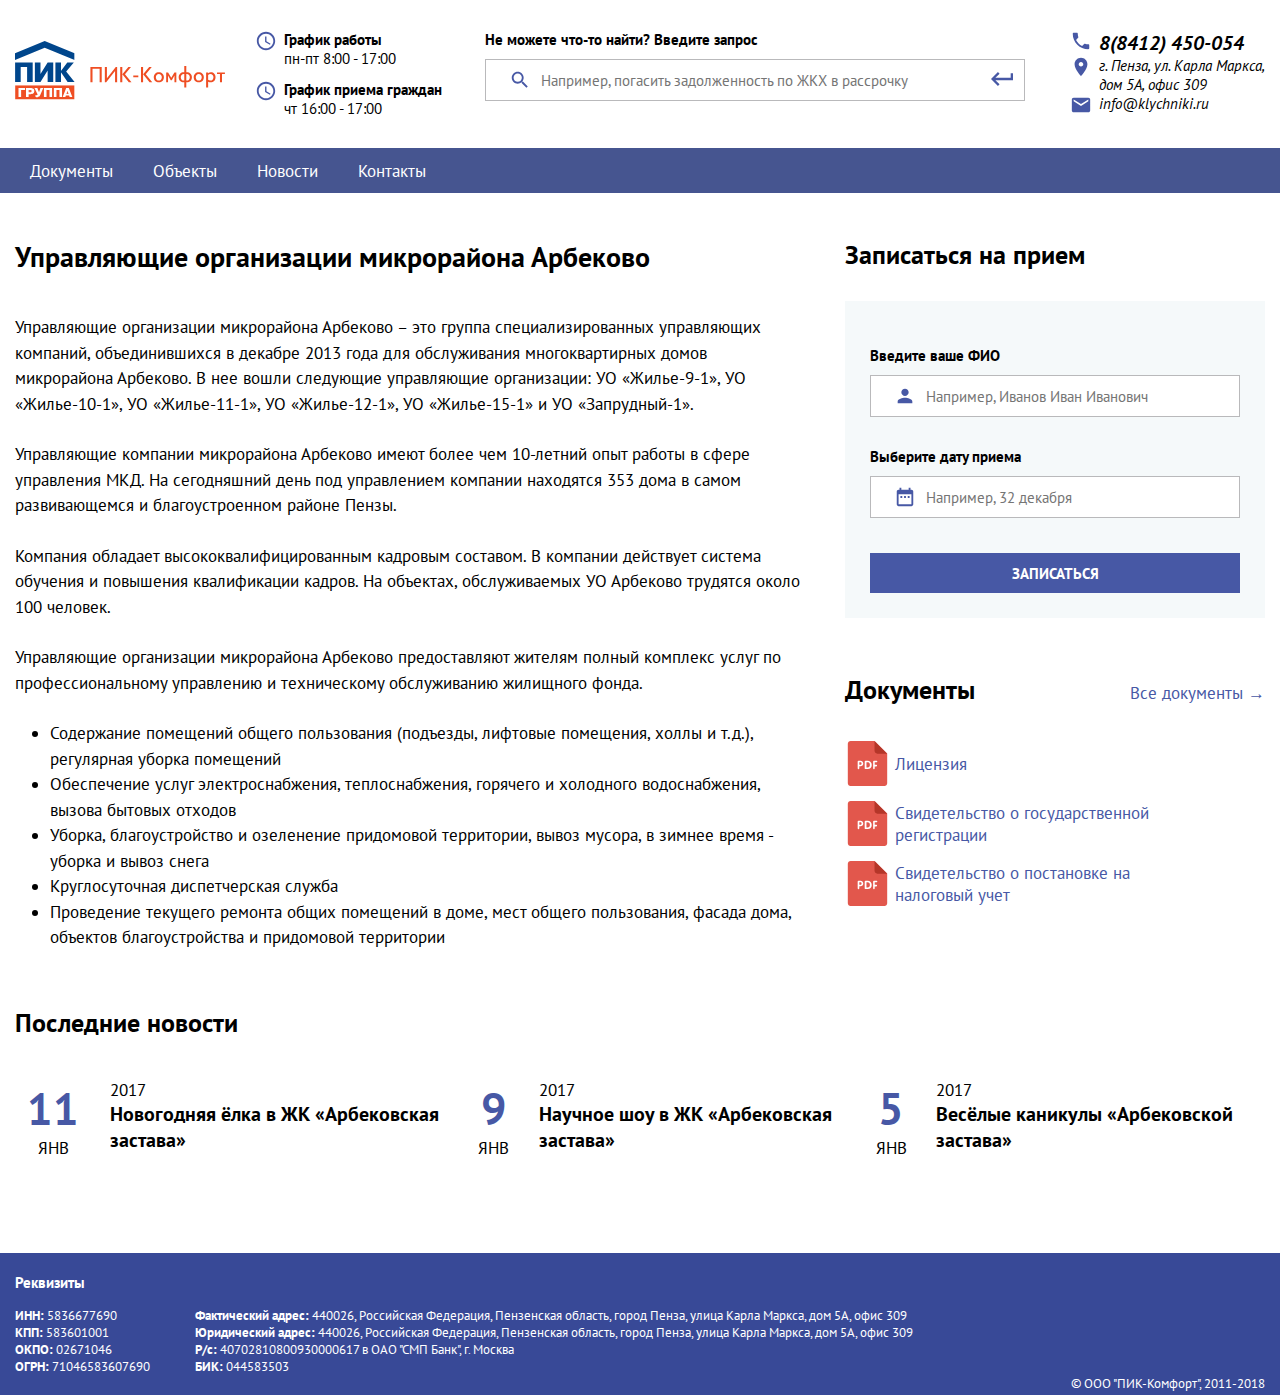
<file: index.html>
<!DOCTYPE html>
<html lang="ru">
<head>
  <meta charset="utf-8">
  <meta name="viewport" content="width=device-width, initial-scale=1">
  <title>ПИК-Комфорт</title>
  <link rel="stylesheet" href="css/style.css">
  <link rel="stylesheet" href="https://fonts.googleapis.com/css?family=PT+Sans:400,700&amp;subset=cyrillic">
</head>
<body>
  <header class="header container">
    <div class="header__logo">
      <a class="link" href="https://urozaev.github.io/Piccom/#0">
        <img class="logo" src="images/logo.svg" alt="Логотип">
      </a>
    </div>
    <div class="header__layout">
      <div class="header__schedule-box">
        <div class="info" id="box">
          <div class="info__icon-box">
            <div class="info__icon">
              <svg xmlns="http://www.w3.org/2000/svg" fill="#4758a5" viewBox="0 0 24 24">
                <path d="M11.99 2C6.47 2 2 6.48 2 12s4.47 10 9.99 10C17.52 22 22 17.52 22 12S17.52 2 11.99 2zM12 20c-4.42 0-8-3.58-8-8s3.58-8 8-8 8 3.58 8 8-3.58 8-8 8z"/>
                <path d="M0 0h24v24H0z" fill="none"/>
                <path d="M12.5 7H11v6l5.25 3.15.75-1.23-4.5-2.67z"/>
              </svg>
            </div>
          </div>
          <div class="info__content-box">
            <h4 class="info__title">График работы</h4>
            <span class="info__text">пн-пт 8:00 - 17:00</span>
          </div>
        </div>
        <div class="info">
          <div class="info__icon-box">
            <div class="info__icon">
              <svg xmlns="http://www.w3.org/2000/svg" fill="#4758a5" viewBox="0 0 24 24">
                <path d="M11.99 2C6.47 2 2 6.48 2 12s4.47 10 9.99 10C17.52 22 22 17.52 22 12S17.52 2 11.99 2zM12 20c-4.42 0-8-3.58-8-8s3.58-8 8-8 8 3.58 8 8-3.58 8-8 8z"/>
                <path d="M0 0h24v24H0z" fill="none"/>
                <path d="M12.5 7H11v6l5.25 3.15.75-1.23-4.5-2.67z"/>
              </svg>
            </div>
          </div>
          <div class="info__content-box">
            <h4 class="info__title">График приема граждан</h4>
            <span class="info__text">чт 16:00 - 17:00</span>
          </div>
        </div>
      </div>
      <div class="header__contacts-inner layout">
        <div class="info">
          <div class="info__icon-box">
            <div class="info__icon">
              <svg xmlns="http://www.w3.org/2000/svg" fill="#4758a5" viewBox="0 0 24 24">
                <path d="M0 0h24v24H0z" fill="none"/>
                <path d="M6.62 10.79c1.44 2.83 3.76 5.14 6.59 6.59l2.2-2.2c.27-.27.67-.36 1.02-.24 1.12.37 2.33.57 3.57.57.55 0 1 .45 1 1V20c0 .55-.45 1-1 1-9.39 0-17-7.61-17-17 0-.55.45-1 1-1h3.5c.55 0 1 .45 1 1 0 1.25.2 2.45.57 3.57.11.35.03.74-.25 1.02l-2.2 2.2z"/>
              </svg>
            </div>
          </div>
          <div class=info__content-box>
            <a class="link link_b header__phone" href="tel:+78412450054">8(8412) 450-054</a>
          </div>
        </div>
        <div class="info">
          <div class="info__icon-box">
            <div class="info__icon">
              <svg xmlns="http://www.w3.org/2000/svg" fill="#4758a5" viewBox="0 0 24 24">
                <path d="M12 2C8.13 2 5 5.13 5 9c0 5.25 7 13 7 13s7-7.75 7-13c0-3.87-3.13-7-7-7zm0 9.5c-1.38 0-2.5-1.12-2.5-2.5s1.12-2.5 2.5-2.5 2.5 1.12 2.5 2.5-1.12 2.5-2.5 2.5z"/>
                <path d="M0 0h24v24H0z" fill="none"/>
              </svg>
            </div>
          </div>
          <div class=info__content-box>
            <a class="link link_b" href="https://www.google.ru/maps/place/%D1%83%D0%BB.+%D0%9A%D0%B0%D1%80%D0%BB%D0%B0+%D0%9C%D0%B0%D1%80%D0%BA%D1%81%D0%B0,+5%D0%90,+%D0%9F%D0%B5%D0%BD%D0%B7%D0%B0,+%D0%9F%D0%B5%D0%BD%D0%B7%D0%B5%D0%BD%D1%81%D0%BA%D0%B0%D1%8F+%D0%BE%D0%B1%D0%BB.,+440026/@53.1857911,45.0052178,17z/data=!3m1!4b1!4m5!3m4!1s0x4141005b058a9a21:0x63bbbfec3b734c31!8m2!3d53.1857911!4d45.0074065">г. Пенза, ул. Карла Маркса, дом 5А, офис 309</a>
          </div>
        </div>
        <div class="info">
          <div class="info__icon-box">
            <div class="info__icon">
              <svg xmlns="http://www.w3.org/2000/svg" fill="#4758a5" viewBox="0 0 24 24">
                <path d="M20 4H4c-1.1 0-1.99.9-1.99 2L2 18c0 1.1.9 2 2 2h16c1.1 0 2-.9 2-2V6c0-1.1-.9-2-2-2zm0 4l-8 5-8-5V6l8 5 8-5v2z"/>
                <path d="M0 0h24v24H0z" fill="none"/>
              </svg>
            </div>
          </div>
          <div class=info__content-box>
            <a class="link link_b" href="mailto:info@klychniki.ru">info@klychniki.ru</a>
          </div>
        </div>
      </div>
    </div>
    <div class="header__search-box">
      <form class="form search-form" role="search">
        <label class="form__label">Не можете что-то найти? Введите запрос</label>
        <div class="form__box">
          <div class="form__icon info__icon">
            <svg xmlns="http://www.w3.org/2000/svg" fill="#4758a5" viewBox="0 0 24 24">
              <path d="M15.5 14h-.79l-.28-.27C15.41 12.59 16 11.11 16 9.5 16 5.91 13.09 3 9.5 3S3 5.91 3 9.5 5.91 16 9.5 16c1.61 0 3.09-.59 4.23-1.57l.27.28v.79l5 4.99L20.49 19l-4.99-5zm-6 0C7.01 14 5 11.99 5 9.5S7.01 5 9.5 5 14 7.01 14 9.5 11.99 14 9.5 14z"/>
              <path d="M0 0h24v24H0z" fill="none"/>
            </svg>
          </div>
          <input id="form" name="search field" type="search" placeholder="Например, погасить задолженность по ЖКХ в рассрочку" onfocus="placeholder='';" onblur="placeholder='Например, погасить задолженность по ЖКХ в рассрочку';" aria-label="Запрос">
          <button class="form__submit" type="submit" aria-label="Найти">
            <div class="form__submit-icon info__icon">
            </div>
          </button>
        </div>
      </form>
    </div>
    <div class="header__contacts-inner">
      <div class="info">
        <div class="info__icon-box">
          <div class="info__icon">
            <svg xmlns="http://www.w3.org/2000/svg" fill="#4758a5" viewBox="0 0 24 24">
              <path d="M0 0h24v24H0z" fill="none"/>
              <path d="M6.62 10.79c1.44 2.83 3.76 5.14 6.59 6.59l2.2-2.2c.27-.27.67-.36 1.02-.24 1.12.37 2.33.57 3.57.57.55 0 1 .45 1 1V20c0 .55-.45 1-1 1-9.39 0-17-7.61-17-17 0-.55.45-1 1-1h3.5c.55 0 1 .45 1 1 0 1.25.2 2.45.57 3.57.11.35.03.74-.25 1.02l-2.2 2.2z"/>
            </svg>
          </div>
        </div>
        <div class=info__content-box>
          <a class="link link_b header__phone" href="tel:+78412450054">8(8412) 450-054</a>
        </div>
      </div>
      <div class="info">
        <div class="info__icon-box">
          <div class="info__icon">
            <svg xmlns="http://www.w3.org/2000/svg" fill="#4758a5" viewBox="0 0 24 24">
              <path d="M12 2C8.13 2 5 5.13 5 9c0 5.25 7 13 7 13s7-7.75 7-13c0-3.87-3.13-7-7-7zm0 9.5c-1.38 0-2.5-1.12-2.5-2.5s1.12-2.5 2.5-2.5 2.5 1.12 2.5 2.5-1.12 2.5-2.5 2.5z"/>
              <path d="M0 0h24v24H0z" fill="none"/>
            </svg>
          </div>
        </div>
        <div class=info__content-box>
          <a class="link link_b" href="https://www.google.ru/maps/place/%D1%83%D0%BB.+%D0%9A%D0%B0%D1%80%D0%BB%D0%B0+%D0%9C%D0%B0%D1%80%D0%BA%D1%81%D0%B0,+5%D0%90,+%D0%9F%D0%B5%D0%BD%D0%B7%D0%B0,+%D0%9F%D0%B5%D0%BD%D0%B7%D0%B5%D0%BD%D1%81%D0%BA%D0%B0%D1%8F+%D0%BE%D0%B1%D0%BB.,+440026/@53.1857911,45.0052178,17z/data=!3m1!4b1!4m5!3m4!1s0x4141005b058a9a21:0x63bbbfec3b734c31!8m2!3d53.1857911!4d45.0074065">г. Пенза, ул. Карла Маркса, дом 5А, офис 309</a>
        </div>
      </div>
      <div class="info">
        <div class="info__icon-box">
          <div class="info__icon">
            <svg xmlns="http://www.w3.org/2000/svg" fill="#4758a5" viewBox="0 0 24 24">
              <path d="M20 4H4c-1.1 0-1.99.9-1.99 2L2 18c0 1.1.9 2 2 2h16c1.1 0 2-.9 2-2V6c0-1.1-.9-2-2-2zm0 4l-8 5-8-5V6l8 5 8-5v2z"/>
              <path d="M0 0h24v24H0z" fill="none"/>
            </svg>
          </div>
        </div>
        <div class=info__content-box>
          <a class="link link_b" href="mailto:info@klychniki.ru">info@klychniki.ru</a>
        </div>
      </div>
    </div>
  </header>
  <div class="panel-menu">
    <nav class="menu container">
      <button class="menu-hamburger" aria-label="menu" aria-controls="menu">
        <div id="menu-hamburger__icon">
          <span></span>
          <span></span>
          <span></span>
          <span></span>
          <span></span>
          <span></span>
        </div>
      </button>
      <ul class="menu__list">
        <li class="menu__list-item">
         <a href="https://urozaev.github.io/Piccom/documents.html" class="link link_w">
           <div class="menu__list-box">Документы</div>
         </a>
        </li>
      <li class="menu__list-item">
        <a href="https://urozaev.github.io/Piccom/objects.html" class="link link_w">
          <div class="menu__list-box">Объекты</div>
        </a>
        </li>
      <li class="menu__list-item">
        <a href="https://urozaev.github.io/Piccom/news.html" class="link link_w">
          <div class="menu__list-box">Новости</div>
        </a>
        </li>
      <li class="menu__list-item">
        <a href="https://urozaev.github.io/Piccom/contacts.html" class="link link_w">
          <div class="menu__list-box">Контакты</div>
        </a>
        </li>
      </ul>
    </nav>
  </div>
  <div class="content-page">
    <div class="content-page__inner container">
      <main class="main">
        <h2 class="main__title">Управляющие организации микрорайона Арбеково</h2>
        <p class="main__text text">Управляющие организации микрорайона Арбеково – это группа специализированных управляющих компаний, объединившихся в декабре 2013 года для обслуживания многоквартирных домов микрорайона Арбеково. В нее вошли следующие управляющие организации: УО «Жилье-9-1», УО «Жилье-10-1», УО «Жилье-11-1», УО «Жилье-12-1», УО «Жилье-15-1» и УО «Запрудный-1».
        </p>
        <p class="main__text text">Управляющие компании микрорайона Арбеково имеют более чем 10-летний опыт работы в сфере управления МКД. На сегодняшний день под управлением компании находятся 353 дома в самом развивающемся и благоустроенном районе Пензы.
        </p>
        <p class="main__text text">Компания обладает высококвалифицированным кадровым составом. В компании действует система обучения и повышения квалификации кадров. На объектах, обслуживаемых УО Арбеково трудятся около 100 человек.
        </p>
        <p class="main__text text">Управляющие организации микрорайона Арбеково предоставляют жителям полный комплекс услуг по профессиональному управлению и техническому обслуживанию жилищного фонда.
        </p>
        <ul class="main__list">
          <li class="main__text">Содержание помещений общего пользования (подъезды, лифтовые помещения, холлы и т.д.), регулярная уборка помещений</li>
          <li class="main__text">Обеспечение услуг электроснабжения, теплоснабжения, горячего и холодного водоснабжения, вызова бытовых отходов</li>
          <li class="main__text">Уборка, благоустройство и озеленение придомовой территории, вывоз мусора, в зимнее время - уборка и вывоз снега</li>
          <li class="main__text">Круглосуточная диспетчерская служба</li>
          <li class="main__text">Проведение текущего ремонта общих помещений в доме, мест общего пользования, фасада дома, объектов благоустройства и придомовой территории</li>
        </ul>
      </main>
      <aside class="side-bar">
        <div class="side-bar__form-box">
          <h2 class="title">Записаться на прием</h2>
          <form class="form form__layout" method="post">
            <div class="form__inner">
              <label class="form__label">Введите ваше ФИО</label>
              <div class="form__box">
                <div class="form__icon info__icon">
                  <svg xmlns="http://www.w3.org/2000/svg" fill="#4758a5" viewBox="0 0 24 24">
                    <path d="M12 12c2.21 0 4-1.79 4-4s-1.79-4-4-4-4 1.79-4 4 1.79 4 4 4zm0 2c-2.67 0-8 1.34-8 4v2h16v-2c0-2.66-5.33-4-8-4z"/>
                    <path d="M0 0h24v24H0z" fill="none"/>
                  </svg>
                </div>
                <input type="text" name="username" id="form" placeholder="Например, Иванов Иван Иванович" onfocus="placeholder='';" onblur="placeholder='Например, Иванов Иван Иванович';" aria-label="Введите ФИО">
              </div>
            </div>
            <div class="form__inner">
              <label class="form__label">Выберите дату приема</label>
              <div class="form__box">
                <div class="form__icon info__icon">
                  <svg xmlns="http://www.w3.org/2000/svg" fill="#4758a5" viewBox="0 0 24 24">
                    <path d="M9 11H7v2h2v-2zm4 0h-2v2h2v-2zm4 0h-2v2h2v-2zm2-7h-1V2h-2v2H8V2H6v2H5c-1.11 0-1.99.9-1.99 2L3 20c0 1.1.89 2 2 2h14c1.1 0 2-.9 2-2V6c0-1.1-.9-2-2-2zm0 16H5V9h14v11z"/>
                    <path d="M0 0h24v24H0z" fill="none"/>
                  </svg>
                </div>
                <input type="text" name="date" id="form" placeholder="Например, 32 декабря" onfocus="placeholder='';" onblur="placeholder='Например, 32 декабря';" aria-label="Записаться">
              </div>
            </div>
            <button class="form__button" aria-label="Записаться">ЗАПИСАТЬСЯ</button>
          </form>
        </div>
        <div class="documents">
          <div class="documents__header">
            <h2 class="title">Документы</h2>
            <a class="documents__link link" href="https://urozaev.github.io/Piccom/documents.html">
              <span class="documents__text">Все документы →</span>
            </a>
          </div>
          <div class="documents__inner">
            <div class="documents__item">
              <div class="documents__image">
              </div>
              <a class="documents__link link" href="#">
                <span class="documents__name">Лицензия</span>
              </a>
            </div>
            <div class="documents__item">
              <div class="documents__image">
              </div>
              <a class="documents__link link" href="#">
                <span class="documents__name">Свидетельство о государственной регистрации</span>
              </a>
            </div>
            <div class="documents__item">
              <div class="documents__image">
              </div>
              <a class="documents__link link" href="#">
                <span class="documents__name">Свидетельство о постановке на налоговый учет</span>
              </a>
            </div>
          </div>
        </div>
      </aside>
    </div>
    <section class="latest container">
      <h2 class="title">Последние новости</h2>
      <div class="latest__box">
        <div class="news">
          <div class="news__date">
            <span class="news__date-day">11</span>
            <span class="news__date-month">ЯНВ</span>
          </div>
          <div class="news__inner">
            <span class="news__year">2017</span>
            <a class="link link_b" href="https://urozaev.github.io/Piccom/post-1.html">
              <h3 class="news__item-title">Новогодняя ёлка в ЖК «Арбековская застава»</h3>
            </a>
            <p class="news__text">
            </p>
          </div>
        </div>
        <div class="news">
          <div class="news__date">
            <span class="news__date-day">9</span>
            <span class="news__date-month">ЯНВ</span>
          </div>
          <div class="news__inner">
            <span class="news__year">2017</span>
            <a class="link link_b" href="https://urozaev.github.io/Piccom/post-1.html">
              <h3 class="news__item-title">Научное шоу в ЖК «Арбековская застава»</h3>
            </a>
            <p class="news__text">
            </p>
          </div>
        </div>
        <div class="news">
          <div class="news__date">
            <span class="news__date-day">5</span>
            <span class="news__date-month">ЯНВ</span>
          </div>
          <div class="news__inner">
            <span class="news__year">2017</span>
            <a class="link link_b" href="https://urozaev.github.io/Piccom/post-1.html">
              <h3 class="news__item-title">Весёлые каникулы «Арбековской застава»</h3>
            </a>
            <p class="news__text">
            </p>
          </div>
        </div>
      </div>
    </section>
  </div>
  <footer class="footer">
    <div class="footer__container container">
      <h4 class="footer__title">Реквизиты</h4>
      <div class="footer__box">
        <div class="footer__content">
          <div class="footer__requisites">
            <span class="footer__text"><b>ИНН:</b>    5836677690<br><b>КПП:</b>    583601001<br><b>ОКПО:</b>    02671046<br><b>ОГРН:</b>   71046583607690</span>
          </div>
          <div class="footer__requisites">
            <span class="footer__text"><b>Фактический адрес:</b>    440026, Российская Федерация, Пензенская область, город Пенза, улица Карла Маркса, дом 5А, офис 309<br><b>Юридический адрес:</b>    440026, Российская Федерация, Пензенская область, город Пенза, улица Карла Маркса, дом 5А, офис 309<br><b>Р/с:</b>    40702810800930000617 в ОАО "СМП Банк", г. Москва<br><b>БИК:</b>    044583503</span>
          </div>
        </div>
      </div>
      <div class="footer__copyright-inner">
        <span class="footer__copyright">© ООО "ПИК-Комфорт", 2011-2018</span>
      </div>
    </div>
  </footer>
</body>
</html>
</file>
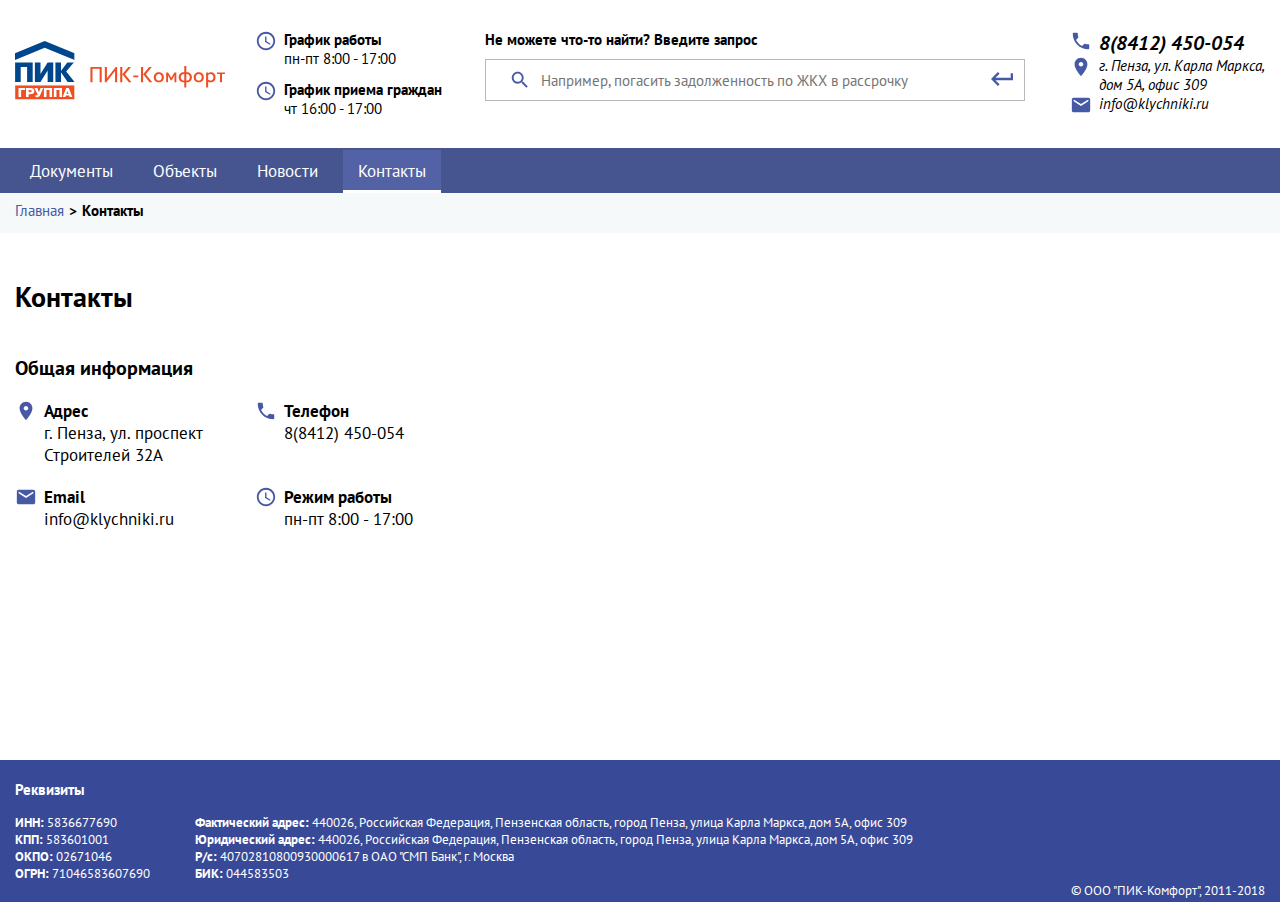
<file: contacts.html>
<!DOCTYPE html>
<html lang="ru">
<head>
  <meta charset="utf-8">
  <meta name="viewport" content="width=device-width, initial-scale=1">
  <title>ПИК-Комфорт</title>
  <link rel="stylesheet" href="css/style.css">
  <link rel="stylesheet" href="https://fonts.googleapis.com/css?family=PT+Sans:400,700&amp;subset=cyrillic">
</head>
<body>
  <header class="header container">
    <div class="header__logo">
      <a class="link" href="https://urozaev.github.io/Piccom/#0">
        <img class="logo" src="images/logo.svg" alt="Логотип">
      </a>
    </div>
    <div class="header__layout">
      <div class="header__schedule-box">
        <div class="info" id="box">
          <div class="info__icon-box">
            <div class="info__icon">
              <svg xmlns="http://www.w3.org/2000/svg" fill="#4758a5" viewBox="0 0 24 24">
                <path d="M11.99 2C6.47 2 2 6.48 2 12s4.47 10 9.99 10C17.52 22 22 17.52 22 12S17.52 2 11.99 2zM12 20c-4.42 0-8-3.58-8-8s3.58-8 8-8 8 3.58 8 8-3.58 8-8 8z"/>
                <path d="M0 0h24v24H0z" fill="none"/>
                <path d="M12.5 7H11v6l5.25 3.15.75-1.23-4.5-2.67z"/>
              </svg>
            </div>
          </div>
          <div class="info__content-box">
            <h4 class="info__title">График работы</h4>
            <span class="info__text">пн-пт 8:00 - 17:00</span>
          </div>
        </div>
        <div class="info">
          <div class="info__icon-box">
            <div class="info__icon">
              <svg xmlns="http://www.w3.org/2000/svg" fill="#4758a5" viewBox="0 0 24 24">
                <path d="M11.99 2C6.47 2 2 6.48 2 12s4.47 10 9.99 10C17.52 22 22 17.52 22 12S17.52 2 11.99 2zM12 20c-4.42 0-8-3.58-8-8s3.58-8 8-8 8 3.58 8 8-3.58 8-8 8z"/>
                <path d="M0 0h24v24H0z" fill="none"/>
                <path d="M12.5 7H11v6l5.25 3.15.75-1.23-4.5-2.67z"/>
              </svg>
            </div>
          </div>
          <div class="info__content-box">
            <h4 class="info__title">График приема граждан</h4>
            <span class="info__text">чт 16:00 - 17:00</span>
          </div>
        </div>
      </div>
      <div class="header__contacts-inner layout">
        <div class="info">
          <div class="info__icon-box">
            <div class="info__icon">
              <svg xmlns="http://www.w3.org/2000/svg" fill="#4758a5" viewBox="0 0 24 24">
                <path d="M0 0h24v24H0z" fill="none"/>
                <path d="M6.62 10.79c1.44 2.83 3.76 5.14 6.59 6.59l2.2-2.2c.27-.27.67-.36 1.02-.24 1.12.37 2.33.57 3.57.57.55 0 1 .45 1 1V20c0 .55-.45 1-1 1-9.39 0-17-7.61-17-17 0-.55.45-1 1-1h3.5c.55 0 1 .45 1 1 0 1.25.2 2.45.57 3.57.11.35.03.74-.25 1.02l-2.2 2.2z"/>
              </svg>
            </div>
          </div>
          <div class=info__content-box>
            <a class="link link_b header__phone" href="tel:+78412450054">8(8412) 450-054</a>
          </div>
        </div>
        <div class="info">
          <div class="info__icon-box">
            <div class="info__icon">
              <svg xmlns="http://www.w3.org/2000/svg" fill="#4758a5" viewBox="0 0 24 24">
                <path d="M12 2C8.13 2 5 5.13 5 9c0 5.25 7 13 7 13s7-7.75 7-13c0-3.87-3.13-7-7-7zm0 9.5c-1.38 0-2.5-1.12-2.5-2.5s1.12-2.5 2.5-2.5 2.5 1.12 2.5 2.5-1.12 2.5-2.5 2.5z"/>
                <path d="M0 0h24v24H0z" fill="none"/>
              </svg>
            </div>
          </div>
          <div class=info__content-box>
            <a class="link link_b" href="https://www.google.ru/maps/place/%D1%83%D0%BB.+%D0%9A%D0%B0%D1%80%D0%BB%D0%B0+%D0%9C%D0%B0%D1%80%D0%BA%D1%81%D0%B0,+5%D0%90,+%D0%9F%D0%B5%D0%BD%D0%B7%D0%B0,+%D0%9F%D0%B5%D0%BD%D0%B7%D0%B5%D0%BD%D1%81%D0%BA%D0%B0%D1%8F+%D0%BE%D0%B1%D0%BB.,+440026/@53.1857911,45.0052178,17z/data=!3m1!4b1!4m5!3m4!1s0x4141005b058a9a21:0x63bbbfec3b734c31!8m2!3d53.1857911!4d45.0074065">г. Пенза, ул. Карла Маркса, дом 5А, офис 309</a>
          </div>
        </div>
        <div class="info">
          <div class="info__icon-box">
            <div class="info__icon">
              <svg xmlns="http://www.w3.org/2000/svg" fill="#4758a5" viewBox="0 0 24 24">
                <path d="M20 4H4c-1.1 0-1.99.9-1.99 2L2 18c0 1.1.9 2 2 2h16c1.1 0 2-.9 2-2V6c0-1.1-.9-2-2-2zm0 4l-8 5-8-5V6l8 5 8-5v2z"/>
                <path d="M0 0h24v24H0z" fill="none"/>
              </svg>
            </div>
          </div>
          <div class=info__content-box>
            <a class="link link_b" href="mailto:info@klychniki.ru">info@klychniki.ru</a>
          </div>
        </div>
      </div>
    </div>
    <div class="header__search-box">
      <form class="form search-form" role="search">
        <label class="form__label">Не можете что-то найти? Введите запрос</label>
        <div class="form__box">
          <div class="form__icon info__icon">
            <svg xmlns="http://www.w3.org/2000/svg" fill="#4758a5" viewBox="0 0 24 24">
              <path d="M15.5 14h-.79l-.28-.27C15.41 12.59 16 11.11 16 9.5 16 5.91 13.09 3 9.5 3S3 5.91 3 9.5 5.91 16 9.5 16c1.61 0 3.09-.59 4.23-1.57l.27.28v.79l5 4.99L20.49 19l-4.99-5zm-6 0C7.01 14 5 11.99 5 9.5S7.01 5 9.5 5 14 7.01 14 9.5 11.99 14 9.5 14z"/>
              <path d="M0 0h24v24H0z" fill="none"/>
            </svg>
          </div>
          <input id="form" name="search field" type="search" placeholder="Например, погасить задолженность по ЖКХ в рассрочку" onfocus="placeholder='';" onblur="placeholder='Например, погасить задолженность по ЖКХ в рассрочку';" aria-label="Запрос">
          <button class="form__submit" type="submit" aria-label="Найти">
            <div class="form__submit-icon info__icon">
            </div>
          </button>
        </div>
      </form>
    </div>
    <div class="header__contacts-inner">
      <div class="info">
        <div class="info__icon-box">
          <div class="info__icon">
            <svg xmlns="http://www.w3.org/2000/svg" fill="#4758a5" viewBox="0 0 24 24">
              <path d="M0 0h24v24H0z" fill="none"/>
              <path d="M6.62 10.79c1.44 2.83 3.76 5.14 6.59 6.59l2.2-2.2c.27-.27.67-.36 1.02-.24 1.12.37 2.33.57 3.57.57.55 0 1 .45 1 1V20c0 .55-.45 1-1 1-9.39 0-17-7.61-17-17 0-.55.45-1 1-1h3.5c.55 0 1 .45 1 1 0 1.25.2 2.45.57 3.57.11.35.03.74-.25 1.02l-2.2 2.2z"/>
            </svg>
          </div>
        </div>
        <div class=info__content-box>
          <a class="link link_b header__phone" href="tel:+78412450054">8(8412) 450-054</a>
        </div>
      </div>
      <div class="info">
        <div class="info__icon-box">
          <div class="info__icon">
            <svg xmlns="http://www.w3.org/2000/svg" fill="#4758a5" viewBox="0 0 24 24">
              <path d="M12 2C8.13 2 5 5.13 5 9c0 5.25 7 13 7 13s7-7.75 7-13c0-3.87-3.13-7-7-7zm0 9.5c-1.38 0-2.5-1.12-2.5-2.5s1.12-2.5 2.5-2.5 2.5 1.12 2.5 2.5-1.12 2.5-2.5 2.5z"/>
              <path d="M0 0h24v24H0z" fill="none"/>
            </svg>
          </div>
        </div>
        <div class=info__content-box>
          <a class="link link_b" href="https://www.google.ru/maps/place/%D1%83%D0%BB.+%D0%9A%D0%B0%D1%80%D0%BB%D0%B0+%D0%9C%D0%B0%D1%80%D0%BA%D1%81%D0%B0,+5%D0%90,+%D0%9F%D0%B5%D0%BD%D0%B7%D0%B0,+%D0%9F%D0%B5%D0%BD%D0%B7%D0%B5%D0%BD%D1%81%D0%BA%D0%B0%D1%8F+%D0%BE%D0%B1%D0%BB.,+440026/@53.1857911,45.0052178,17z/data=!3m1!4b1!4m5!3m4!1s0x4141005b058a9a21:0x63bbbfec3b734c31!8m2!3d53.1857911!4d45.0074065">г. Пенза, ул. Карла Маркса, дом 5А, офис 309</a>
        </div>
      </div>
      <div class="info">
        <div class="info__icon-box">
          <div class="info__icon">
            <svg xmlns="http://www.w3.org/2000/svg" fill="#4758a5" viewBox="0 0 24 24">
              <path d="M20 4H4c-1.1 0-1.99.9-1.99 2L2 18c0 1.1.9 2 2 2h16c1.1 0 2-.9 2-2V6c0-1.1-.9-2-2-2zm0 4l-8 5-8-5V6l8 5 8-5v2z"/>
              <path d="M0 0h24v24H0z" fill="none"/>
            </svg>
          </div>
        </div>
        <div class=info__content-box>
          <a class="link link_b" href="mailto:info@klychniki.ru">info@klychniki.ru</a>
        </div>
      </div>
    </div>
  </header>
  <div class="panel-menu">
    <nav class="menu container">
      <button class="menu-hamburger" aria-label="menu" aria-controls="menu">
        <div id="menu-hamburger__icon">
          <span></span>
          <span></span>
          <span></span>
          <span></span>
          <span></span>
          <span></span>
        </div>
      </button>
      <ul class="menu__list">
        <li class="menu__list-item">
         <a href="https://urozaev.github.io/Piccom/documents.html" class="link link_w">
           <div class="menu__list-box">Документы</div>
         </a>
        </li>
      <li class="menu__list-item">
        <a href="https://urozaev.github.io/Piccom/objects.html" class="link link_w">
          <div class="menu__list-box">Объекты</div>
        </a>
        </li>
      <li class="menu__list-item">
        <a href="https://urozaev.github.io/Piccom/news.html" class="link link_w">
          <div class="menu__list-box">Новости</div>
        </a>
        </li>
      <li class="menu__list-item">
        <a href="#0" class="link link_w">
          <div class="menu__list-box menu__link">Контакты</div>
        </a>
        </li>
      </ul>
    </nav>
  </div>
  <div class="breadcrumbs">
    <div class="breadcrumbs__inner container">
      <a class="breadcrumbs__link link" href="https://urozaev.github.io/Piccom/">
        <span class="breadcrumbs__item">Главная</span>
      </a>
      <span class="breadcrumbs__item"><b>></b></span>
      <span class="breadcrumbs__item"><b>Контакты</b></span>
    </div>
  </div>
  <div class="content-page">
    <div class="content-page__inner container">
      <main class="main">
        <h2 class="main__title">Контакты</h2>
        <div class="contacts">
          <div class="contacts__inner">
            <h3 class="contacts__title">Общая информация</h2>
            <div class="contacts__content-box">
              <div class="contacts__content">
                <div class="info">
                  <div class="info__icon-box">
                    <div class="info__icon">
                      <svg xmlns="http://www.w3.org/2000/svg" fill="#4758a5" viewBox="0 0 24 24">
                        <path d="M12 2C8.13 2 5 5.13 5 9c0 5.25 7 13 7 13s7-7.75 7-13c0-3.87-3.13-7-7-7zm0 9.5c-1.38 0-2.5-1.12-2.5-2.5s1.12-2.5 2.5-2.5 2.5 1.12 2.5 2.5-1.12 2.5-2.5 2.5z"/>
                        <path d="M0 0h24v24H0z" fill="none"/>
                      </svg>
                    </div>
                  </div>
                  <div class=info__content-box>
                    <h4 class=info__title>Адрес</h4>
                    <a class="link link_b" href="https://www.google.ru/maps/place/%D1%83%D0%BB.+%D0%9A%D0%B0%D1%80%D0%BB%D0%B0+%D0%9C%D0%B0%D1%80%D0%BA%D1%81%D0%B0,+5%D0%90,+%D0%9F%D0%B5%D0%BD%D0%B7%D0%B0,+%D0%9F%D0%B5%D0%BD%D0%B7%D0%B5%D0%BD%D1%81%D0%BA%D0%B0%D1%8F+%D0%BE%D0%B1%D0%BB.,+440026/@53.1857911,45.0052178,17z/data=!3m1!4b1!4m5!3m4!1s0x4141005b058a9a21:0x63bbbfec3b734c31!8m2!3d53.1857911!4d45.0074065">г. Пенза, ул. проспект Строителей 32А</a>
                  </div>
                </div>
              </div>
              <div class="contacts__content">
                <div class="info">
                  <div class="info__icon-box">
                    <div class="info__icon">
                      <svg xmlns="http://www.w3.org/2000/svg" fill="#4758a5" viewBox="0 0 24 24">
                        <path d="M0 0h24v24H0z" fill="none"/>
                        <path d="M6.62 10.79c1.44 2.83 3.76 5.14 6.59 6.59l2.2-2.2c.27-.27.67-.36 1.02-.24 1.12.37 2.33.57 3.57.57.55 0 1 .45 1 1V20c0 .55-.45 1-1 1-9.39 0-17-7.61-17-17 0-.55.45-1 1-1h3.5c.55 0 1 .45 1 1 0 1.25.2 2.45.57 3.57.11.35.03.74-.25 1.02l-2.2 2.2z"/>
                      </svg>
                    </div>
                  </div>
                  <div class=info__content-box>
                    <h4 class=info__title>Телефон</h4>
                    <a class="link link_b" href="tel:+78412450054">8(8412) 450-054</a>
                  </div>
                </div>
              </div>
              <div class="contacts__content">
                <div class="info">
                  <div class="info__icon-box">
                    <div class="info__icon">
                      <svg xmlns="http://www.w3.org/2000/svg" fill="#4758a5" viewBox="0 0 24 24">
                        <path d="M20 4H4c-1.1 0-1.99.9-1.99 2L2 18c0 1.1.9 2 2 2h16c1.1 0 2-.9 2-2V6c0-1.1-.9-2-2-2zm0 4l-8 5-8-5V6l8 5 8-5v2z"/>
                        <path d="M0 0h24v24H0z" fill="none"/>
                      </svg>
                    </div>
                  </div>
                  <div class=info__content-box>
                    <h4 class=info__title>Email</h4>
                    <a class="link link_b" href="mailto:info@klychniki.ru">info@klychniki.ru</a>
                  </div>
                </div>
              </div>
              <div class="contacts__content">
                <div class="info">
                  <div class="info__icon-box">
                    <div class="info__icon">
                      <svg xmlns="http://www.w3.org/2000/svg" fill="#4758a5" viewBox="0 0 24 24">
                        <path d="M11.99 2C6.47 2 2 6.48 2 12s4.47 10 9.99 10C17.52 22 22 17.52 22 12S17.52 2 11.99 2zM12 20c-4.42 0-8-3.58-8-8s3.58-8 8-8 8 3.58 8 8-3.58 8-8 8z"/>
                        <path d="M0 0h24v24H0z" fill="none"/>
                        <path d="M12.5 7H11v6l5.25 3.15.75-1.23-4.5-2.67z"/>
                      </svg>
                    </div>
                  </div>
                  <div class="info__content-box">
                    <h4 class="info__title">Режим работы</h4>
                    <span class="info__text">пн-пт 8:00 - 17:00</span>
                  </div>
                </div>
              </div>
            </div>
          </div>
          <div class="contacts__map">
            <iframe src="https://yandex.ru/map-widget/v1/-/CBakfRbgsB" width="100%" height="350" frameborder="0" scrollwheel="false"></iframe>
          </div>
        </div>
      </main>
    </div>
  </div>
  <footer class="footer">
    <div class="footer__container container">
      <h4 class="footer__title">Реквизиты</h4>
      <div class="footer__box">
        <div class="footer__content">
          <div class="footer__requisites">
            <span class="footer__text"><b>ИНН:</b>    5836677690<br><b>КПП:</b>    583601001<br><b>ОКПО:</b>    02671046<br><b>ОГРН:</b>   71046583607690</span>
          </div>
          <div class="footer__requisites">
            <span class="footer__text"><b>Фактический адрес:</b>    440026, Российская Федерация, Пензенская область, город Пенза, улица Карла Маркса, дом 5А, офис 309<br><b>Юридический адрес:</b>    440026, Российская Федерация, Пензенская область, город Пенза, улица Карла Маркса, дом 5А, офис 309<br><b>Р/с:</b>    40702810800930000617 в ОАО "СМП Банк", г. Москва<br><b>БИК:</b>    044583503</span>
          </div>
        </div>
      </div>
      <div class="footer__copyright-inner">
        <span class="footer__copyright">© ООО "ПИК-Комфорт", 2011-2018</span>
      </div>
    </div>
  </footer>
</body>
</html>
</file>
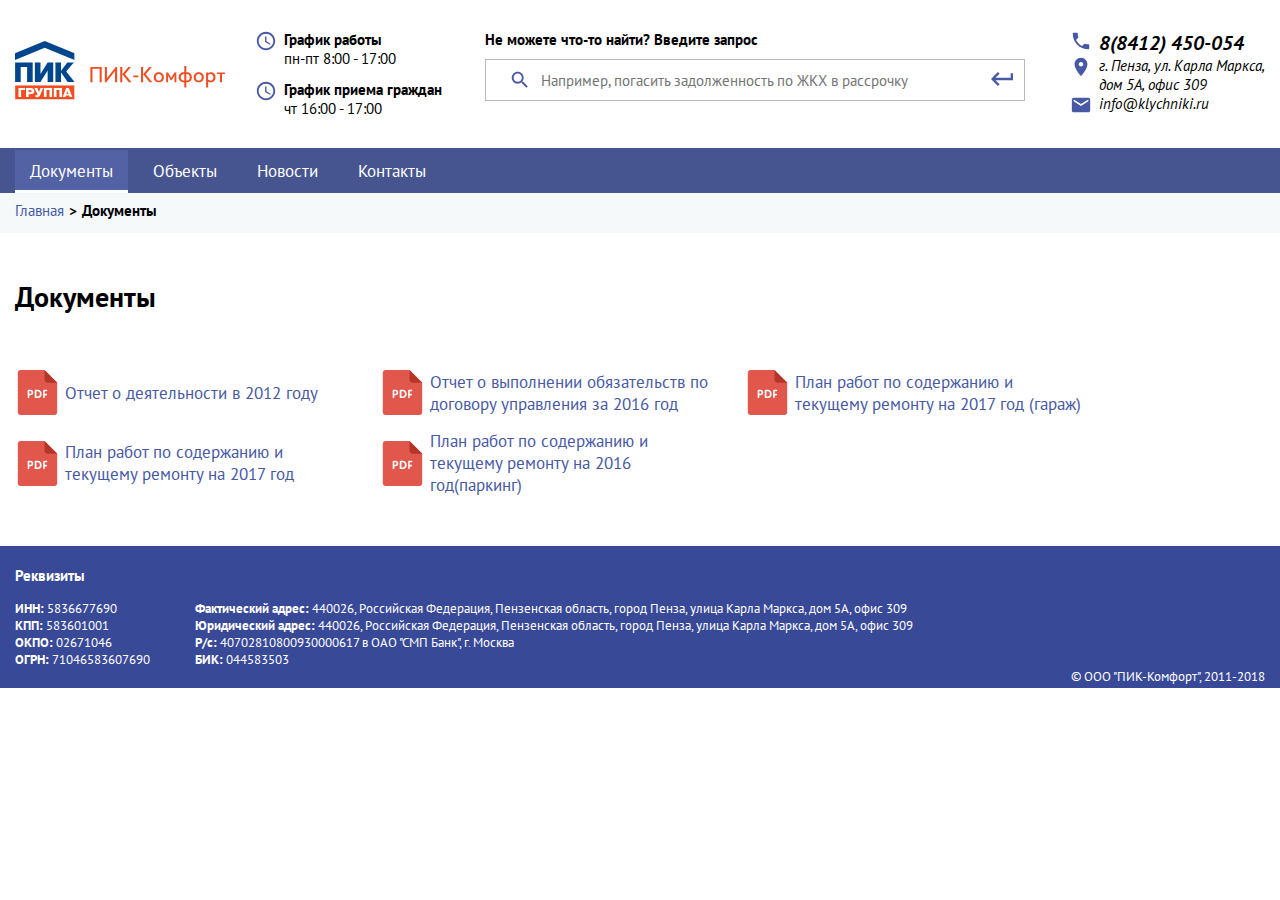
<file: documents.html>
<!DOCTYPE html>
<html lang="ru">
<head>
  <meta charset="utf-8">
  <meta name="viewport" content="width=device-width, initial-scale=1">
  <title>ПИК-Комфорт</title>
  <link rel="stylesheet" href="css/style.css">
  <link rel="stylesheet" href="https://fonts.googleapis.com/css?family=PT+Sans:400,700&amp;subset=cyrillic">
</head>
<body>
  <header class="header container">
    <div class="header__logo">
      <a class="link" href="https://urozaev.github.io/Piccom/#0">
        <img class="logo" src="images/logo.svg" alt="Логотип">
      </a>
    </div>
    <div class="header__layout">
      <div class="header__schedule-box">
        <div class="info" id="box">
          <div class="info__icon-box">
            <div class="info__icon">
              <svg xmlns="http://www.w3.org/2000/svg" fill="#4758a5" viewBox="0 0 24 24">
                <path d="M11.99 2C6.47 2 2 6.48 2 12s4.47 10 9.99 10C17.52 22 22 17.52 22 12S17.52 2 11.99 2zM12 20c-4.42 0-8-3.58-8-8s3.58-8 8-8 8 3.58 8 8-3.58 8-8 8z"/>
                <path d="M0 0h24v24H0z" fill="none"/>
                <path d="M12.5 7H11v6l5.25 3.15.75-1.23-4.5-2.67z"/>
              </svg>
            </div>
          </div>
          <div class="info__content-box">
            <h4 class="info__title">График работы</h4>
            <span class="info__text">пн-пт 8:00 - 17:00</span>
          </div>
        </div>
        <div class="info">
          <div class="info__icon-box">
            <div class="info__icon">
              <svg xmlns="http://www.w3.org/2000/svg" fill="#4758a5" viewBox="0 0 24 24">
                <path d="M11.99 2C6.47 2 2 6.48 2 12s4.47 10 9.99 10C17.52 22 22 17.52 22 12S17.52 2 11.99 2zM12 20c-4.42 0-8-3.58-8-8s3.58-8 8-8 8 3.58 8 8-3.58 8-8 8z"/>
                <path d="M0 0h24v24H0z" fill="none"/>
                <path d="M12.5 7H11v6l5.25 3.15.75-1.23-4.5-2.67z"/>
              </svg>
            </div>
          </div>
          <div class="info__content-box">
            <h4 class="info__title">График приема граждан</h4>
            <span class="info__text">чт 16:00 - 17:00</span>
          </div>
        </div>
      </div>
      <div class="header__contacts-inner layout">
        <div class="info">
          <div class="info__icon-box">
            <div class="info__icon">
              <svg xmlns="http://www.w3.org/2000/svg" fill="#4758a5" viewBox="0 0 24 24">
                <path d="M0 0h24v24H0z" fill="none"/>
                <path d="M6.62 10.79c1.44 2.83 3.76 5.14 6.59 6.59l2.2-2.2c.27-.27.67-.36 1.02-.24 1.12.37 2.33.57 3.57.57.55 0 1 .45 1 1V20c0 .55-.45 1-1 1-9.39 0-17-7.61-17-17 0-.55.45-1 1-1h3.5c.55 0 1 .45 1 1 0 1.25.2 2.45.57 3.57.11.35.03.74-.25 1.02l-2.2 2.2z"/>
              </svg>
            </div>
          </div>
          <div class=info__content-box>
            <a class="link link_b header__phone" href="tel:+78412450054">8(8412) 450-054</a>
          </div>
        </div>
        <div class="info">
          <div class="info__icon-box">
            <div class="info__icon">
              <svg xmlns="http://www.w3.org/2000/svg" fill="#4758a5" viewBox="0 0 24 24">
                <path d="M12 2C8.13 2 5 5.13 5 9c0 5.25 7 13 7 13s7-7.75 7-13c0-3.87-3.13-7-7-7zm0 9.5c-1.38 0-2.5-1.12-2.5-2.5s1.12-2.5 2.5-2.5 2.5 1.12 2.5 2.5-1.12 2.5-2.5 2.5z"/>
                <path d="M0 0h24v24H0z" fill="none"/>
              </svg>
            </div>
          </div>
          <div class=info__content-box>
            <a class="link link_b" href="https://www.google.ru/maps/place/%D1%83%D0%BB.+%D0%9A%D0%B0%D1%80%D0%BB%D0%B0+%D0%9C%D0%B0%D1%80%D0%BA%D1%81%D0%B0,+5%D0%90,+%D0%9F%D0%B5%D0%BD%D0%B7%D0%B0,+%D0%9F%D0%B5%D0%BD%D0%B7%D0%B5%D0%BD%D1%81%D0%BA%D0%B0%D1%8F+%D0%BE%D0%B1%D0%BB.,+440026/@53.1857911,45.0052178,17z/data=!3m1!4b1!4m5!3m4!1s0x4141005b058a9a21:0x63bbbfec3b734c31!8m2!3d53.1857911!4d45.0074065">г. Пенза, ул. Карла Маркса, дом 5А, офис 309</a>
          </div>
        </div>
        <div class="info">
          <div class="info__icon-box">
            <div class="info__icon">
              <svg xmlns="http://www.w3.org/2000/svg" fill="#4758a5" viewBox="0 0 24 24">
                <path d="M20 4H4c-1.1 0-1.99.9-1.99 2L2 18c0 1.1.9 2 2 2h16c1.1 0 2-.9 2-2V6c0-1.1-.9-2-2-2zm0 4l-8 5-8-5V6l8 5 8-5v2z"/>
                <path d="M0 0h24v24H0z" fill="none"/>
              </svg>
            </div>
          </div>
          <div class=info__content-box>
            <a class="link link_b" href="mailto:info@klychniki.ru">info@klychniki.ru</a>
          </div>
        </div>
      </div>
    </div>
    <div class="header__search-box">
      <form class="form search-form" role="search">
        <label class="form__label">Не можете что-то найти? Введите запрос</label>
        <div class="form__box">
          <div class="form__icon info__icon">
            <svg xmlns="http://www.w3.org/2000/svg" fill="#4758a5" viewBox="0 0 24 24">
              <path d="M15.5 14h-.79l-.28-.27C15.41 12.59 16 11.11 16 9.5 16 5.91 13.09 3 9.5 3S3 5.91 3 9.5 5.91 16 9.5 16c1.61 0 3.09-.59 4.23-1.57l.27.28v.79l5 4.99L20.49 19l-4.99-5zm-6 0C7.01 14 5 11.99 5 9.5S7.01 5 9.5 5 14 7.01 14 9.5 11.99 14 9.5 14z"/>
              <path d="M0 0h24v24H0z" fill="none"/>
            </svg>
          </div>
          <input id="form" name="search field" type="search" placeholder="Например, погасить задолженность по ЖКХ в рассрочку" onfocus="placeholder='';" onblur="placeholder='Например, погасить задолженность по ЖКХ в рассрочку';" aria-label="Запрос">
          <button class="form__submit" type="submit" aria-label="Найти">
            <div class="form__submit-icon info__icon">
            </div>
          </button>
        </div>
      </form>
    </div>
    <div class="header__contacts-inner">
      <div class="info">
        <div class="info__icon-box">
          <div class="info__icon">
            <svg xmlns="http://www.w3.org/2000/svg" fill="#4758a5" viewBox="0 0 24 24">
              <path d="M0 0h24v24H0z" fill="none"/>
              <path d="M6.62 10.79c1.44 2.83 3.76 5.14 6.59 6.59l2.2-2.2c.27-.27.67-.36 1.02-.24 1.12.37 2.33.57 3.57.57.55 0 1 .45 1 1V20c0 .55-.45 1-1 1-9.39 0-17-7.61-17-17 0-.55.45-1 1-1h3.5c.55 0 1 .45 1 1 0 1.25.2 2.45.57 3.57.11.35.03.74-.25 1.02l-2.2 2.2z"/>
            </svg>
          </div>
        </div>
        <div class=info__content-box>
          <a class="link link_b header__phone" href="tel:+78412450054">8(8412) 450-054</a>
        </div>
      </div>
      <div class="info">
        <div class="info__icon-box">
          <div class="info__icon">
            <svg xmlns="http://www.w3.org/2000/svg" fill="#4758a5" viewBox="0 0 24 24">
              <path d="M12 2C8.13 2 5 5.13 5 9c0 5.25 7 13 7 13s7-7.75 7-13c0-3.87-3.13-7-7-7zm0 9.5c-1.38 0-2.5-1.12-2.5-2.5s1.12-2.5 2.5-2.5 2.5 1.12 2.5 2.5-1.12 2.5-2.5 2.5z"/>
              <path d="M0 0h24v24H0z" fill="none"/>
            </svg>
          </div>
        </div>
        <div class=info__content-box>
          <a class="link link_b" href="https://www.google.ru/maps/place/%D1%83%D0%BB.+%D0%9A%D0%B0%D1%80%D0%BB%D0%B0+%D0%9C%D0%B0%D1%80%D0%BA%D1%81%D0%B0,+5%D0%90,+%D0%9F%D0%B5%D0%BD%D0%B7%D0%B0,+%D0%9F%D0%B5%D0%BD%D0%B7%D0%B5%D0%BD%D1%81%D0%BA%D0%B0%D1%8F+%D0%BE%D0%B1%D0%BB.,+440026/@53.1857911,45.0052178,17z/data=!3m1!4b1!4m5!3m4!1s0x4141005b058a9a21:0x63bbbfec3b734c31!8m2!3d53.1857911!4d45.0074065">г. Пенза, ул. Карла Маркса, дом 5А, офис 309</a>
        </div>
      </div>
      <div class="info">
        <div class="info__icon-box">
          <div class="info__icon">
            <svg xmlns="http://www.w3.org/2000/svg" fill="#4758a5" viewBox="0 0 24 24">
              <path d="M20 4H4c-1.1 0-1.99.9-1.99 2L2 18c0 1.1.9 2 2 2h16c1.1 0 2-.9 2-2V6c0-1.1-.9-2-2-2zm0 4l-8 5-8-5V6l8 5 8-5v2z"/>
              <path d="M0 0h24v24H0z" fill="none"/>
            </svg>
          </div>
        </div>
        <div class=info__content-box>
          <a class="link link_b" href="mailto:info@klychniki.ru">info@klychniki.ru</a>
        </div>
      </div>
    </div>
  </header>
  <div class="panel-menu">
    <nav class="menu container">
      <button class="menu-hamburger" aria-label="menu" aria-controls="menu">
        <div id="menu-hamburger__icon">
          <span></span>
          <span></span>
          <span></span>
          <span></span>
          <span></span>
          <span></span>
        </div>
      </button>
      <ul class="menu__list">
        <li class="menu__list-item">
         <a href="#0" class="link link_w">
           <div class="menu__list-box menu__link">Документы</div>
         </a>
        </li>
      <li class="menu__list-item">
        <a href="https://urozaev.github.io/Piccom/objects.html" class="link link_w">
          <div class="menu__list-box">Объекты</div>
        </a>
        </li>
      <li class="menu__list-item">
        <a href="https://urozaev.github.io/Piccom/news.html" class="link link_w">
          <div class="menu__list-box">Новости</div>
        </a>
        </li>
      <li class="menu__list-item">
        <a href="https://urozaev.github.io/Piccom/contacts.html" class="link link_w">
          <div class="menu__list-box">Контакты</div>
        </a>
        </li>
      </ul>
    </nav>
  </div>
  <div class="breadcrumbs">
    <div class="breadcrumbs__inner container">
      <a class="breadcrumbs__link link" href="https://urozaev.github.io/Piccom/">
        <span class="breadcrumbs__item">Главная</span>
      </a>
      <span class="breadcrumbs__item"><b>></b></span>
      <span class="breadcrumbs__item"><b>Документы</b></span>
    </div>
  </div>
  <div class="content-page">
    <div class="content-page__inner container">
      <main class="main">
        <h2 class="main__title">Документы</h2>
        <div class="documents">
          <div class="documents__inner">
            <div class="documents__item">
              <div class="documents__image">
              </div>
              <a class="documents__link link" href="#">
                <span class="documents__name">Отчет о деятельности в 2012 году</span>
              </a>
            </div>
            <div class="documents__item">
              <div class="documents__image">
              </div>
              <a class="documents__link link" href="#">
                <span class="documents__name">Отчет о выполнении обязательств по договору управления за 2016 год</span>
              </a>
            </div>
            <div class="documents__item">
              <div class="documents__image">
              </div>
              <a class="documents__link link" href="#">
                <span class="documents__name">План работ по содержанию и текущему ремонту на 2017 год (гараж)</span>
              </a>
            </div>
            <div class="documents__item">
              <div class="documents__image">
              </div>
              <a class="documents__link link" href="#">
                <span class="documents__name">План работ по содержанию и текущему ремонту на 2017 год</span>
              </a>
            </div>
            <div class="documents__item">
              <div class="documents__image">
              </div>
              <a class="documents__link link" href="#">
                <span class="documents__name">План работ по содержанию и текущему ремонту на 2016 год(паркинг)</span>
              </a>
            </div>
          </div>
        </div>
      </main>
    </div>
  </div>
  <footer class="footer">
    <div class="footer__container container">
      <h4 class="footer__title">Реквизиты</h4>
      <div class="footer__box">
        <div class="footer__content">
          <div class="footer__requisites">
            <span class="footer__text"><b>ИНН:</b>    5836677690<br><b>КПП:</b>    583601001<br><b>ОКПО:</b>    02671046<br><b>ОГРН:</b>   71046583607690</span>
          </div>
          <div class="footer__requisites">
            <span class="footer__text"><b>Фактический адрес:</b>    440026, Российская Федерация, Пензенская область, город Пенза, улица Карла Маркса, дом 5А, офис 309<br><b>Юридический адрес:</b>    440026, Российская Федерация, Пензенская область, город Пенза, улица Карла Маркса, дом 5А, офис 309<br><b>Р/с:</b>    40702810800930000617 в ОАО "СМП Банк", г. Москва<br><b>БИК:</b>    044583503</span>
          </div>
        </div>
      </div>
      <div class="footer__copyright-inner">
        <span class="footer__copyright">© ООО "ПИК-Комфорт", 2011-2018</span>
      </div>
    </div>
  </footer>
</body>
</html>
</file>
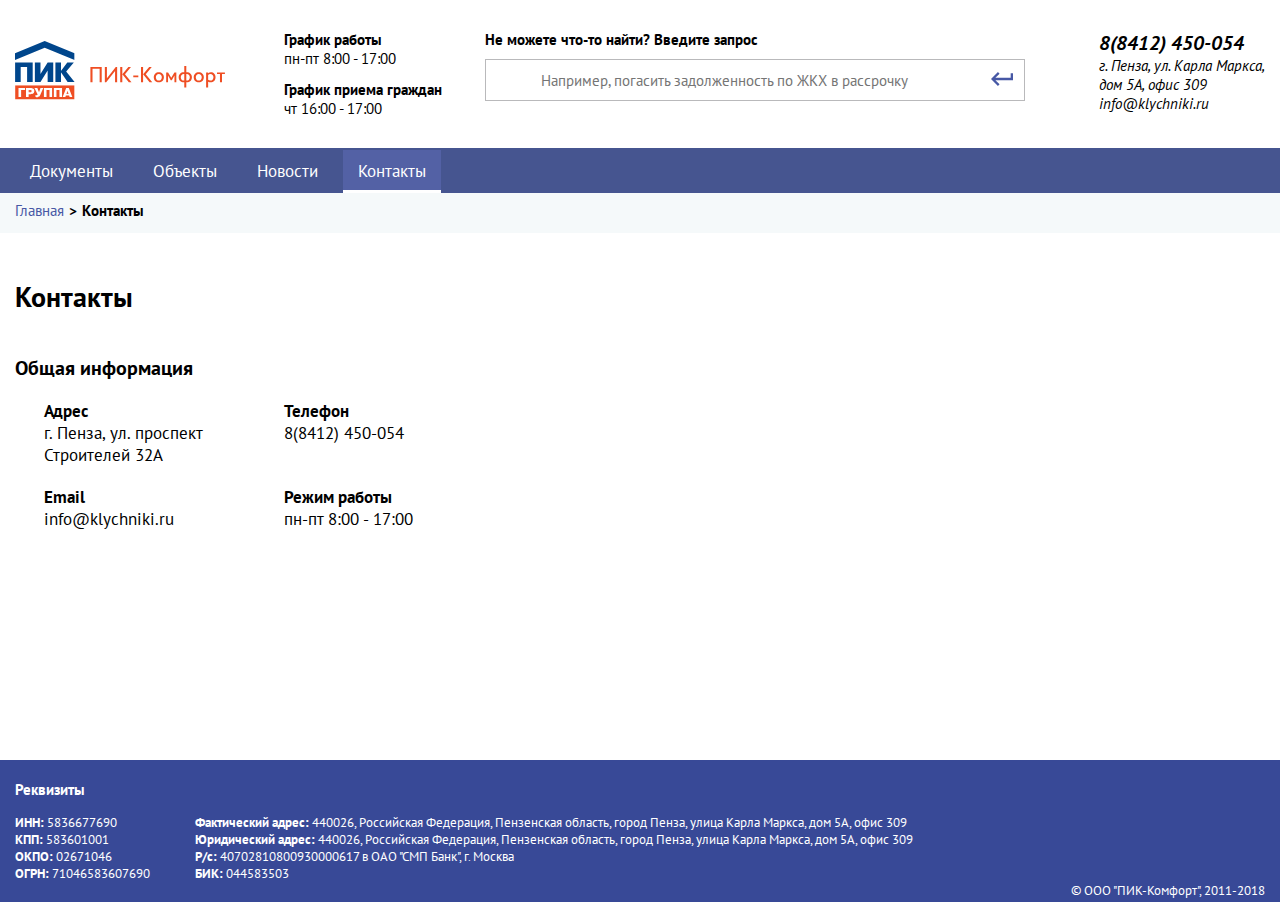
<file: index_contacts.html>
<!DOCTYPE html>
<html lang="ru">
<head>
  <meta charset="utf-8">
  <meta name="viewport" content="width=device-width, initial-scale=1">
  <title>ПИК-Комфорт</title>
  <link rel="stylesheet" href="css/style.css">
  <link rel="stylesheet" href="https://fonts.googleapis.com/css?family=PT+Sans:400,700&amp;subset=cyrillic">
</head>
<body>
  <header class="header container">
    <div class="header__logo">
      <a class="link" href="https://urozaev.github.io/Piccom/#0">
        <img class="logo" src="images/logo.svg" alt="Логотип">
      </a>
    </div>
    <div class="header__layout">
      <div class="header__schedule-box">
        <div class="info" id="box">
          <div class="info__icon-box">
            <div class="info__icon clock">
            </div>
          </div>
          <div class="info__content-box">
            <h4 class="info__title">График работы</h4>
            <span class="info__text">пн-пт 8:00 - 17:00</span>
          </div>
        </div>
        <div class="info">
          <div class="info__icon-box">
            <div class="info__icon clock">
            </div>
          </div>
          <div class="info__content-box">
            <h4 class="info__title">График приема граждан</h4>
            <span class="info__text">чт 16:00 - 17:00</span>
          </div>
        </div>
      </div>
      <div class="header__contacts-inner layout">
        <div class="info">
          <div class="info__icon-box">
            <div class="info__icon phone">
            </div>
          </div>
          <div class=info__content-box>
            <a class="link link_b header__phone" href="tel:+78412450054">8(8412) 450-054</a>
          </div>
        </div>
        <div class="info">
          <div class="info__icon-box">
            <div class="info__icon point">
            </div>
          </div>
          <div class=info__content-box>
            <a class="link link_b" href="https://www.google.ru/maps/place/%D1%83%D0%BB.+%D0%9A%D0%B0%D1%80%D0%BB%D0%B0+%D0%9C%D0%B0%D1%80%D0%BA%D1%81%D0%B0,+5%D0%90,+%D0%9F%D0%B5%D0%BD%D0%B7%D0%B0,+%D0%9F%D0%B5%D0%BD%D0%B7%D0%B5%D0%BD%D1%81%D0%BA%D0%B0%D1%8F+%D0%BE%D0%B1%D0%BB.,+440026/@53.1857911,45.0052178,17z/data=!3m1!4b1!4m5!3m4!1s0x4141005b058a9a21:0x63bbbfec3b734c31!8m2!3d53.1857911!4d45.0074065">г. Пенза, ул. Карла Маркса, дом 5А, офис 309</a>
          </div>
        </div>
        <div class="info">
          <div class="info__icon-box">
            <div class="info__icon envelope">
            </div>
          </div>
          <div class=info__content-box>
            <a class="link link_b" href="mailto:info@klychniki.ru">info@klychniki.ru</a>
          </div>
        </div>
      </div>
    </div>
    <div class="header__search-box">
      <form class="form search-form" role="search">
        <label class="form__label">Не можете что-то найти? Введите запрос</label>
        <div class="form__box">
          <div class="form__icon search-icon info__icon">
          </div>
          <input id="form" name="search field" type="search" placeholder="Например, погасить задолженность по ЖКХ в рассрочку" onfocus="placeholder='';" onblur="placeholder='Например, погасить задолженность по ЖКХ в рассрочку';" aria-label="Запрос">
          <button class="form__submit" type="submit" aria-label="Найти">
            <div class="form__submit-icon info__icon">
            </div>
          </button>
        </div>
      </form>
    </div>
    <div class="header__contacts-inner">
      <div class="info">
        <div class="info__icon-box">
          <div class="info__icon phone">
          </div>
        </div>
        <div class=info__content-box>
          <a class="link link_b header__phone" href="tel:+78412450054">8(8412) 450-054</a>
        </div>
      </div>
      <div class="info">
        <div class="info__icon-box">
          <div class="info__icon point">
          </div>
        </div>
        <div class=info__content-box>
          <a class="link link_b" href="https://www.google.ru/maps/place/%D1%83%D0%BB.+%D0%9A%D0%B0%D1%80%D0%BB%D0%B0+%D0%9C%D0%B0%D1%80%D0%BA%D1%81%D0%B0,+5%D0%90,+%D0%9F%D0%B5%D0%BD%D0%B7%D0%B0,+%D0%9F%D0%B5%D0%BD%D0%B7%D0%B5%D0%BD%D1%81%D0%BA%D0%B0%D1%8F+%D0%BE%D0%B1%D0%BB.,+440026/@53.1857911,45.0052178,17z/data=!3m1!4b1!4m5!3m4!1s0x4141005b058a9a21:0x63bbbfec3b734c31!8m2!3d53.1857911!4d45.0074065">г. Пенза, ул. Карла Маркса, дом 5А, офис 309</a>
        </div>
      </div>
      <div class="info">
        <div class="info__icon-box">
          <div class="info__icon envelope">
          </div>
        </div>
        <div class=info__content-box>
          <a class="link link_b" href="mailto:info@klychniki.ru">info@klychniki.ru</a>
        </div>
      </div>
    </div>
  </header>
  <div class="panel-menu">
    <nav class="menu container">
      <button class="menu-hamburger" aria-label="menu" aria-controls="menu">
        <div id="menu-hamburger__icon">
          <span></span>
          <span></span>
          <span></span>
          <span></span>
          <span></span>
          <span></span>
        </div>
      </button>
      <ul class="menu__list">
        <li class="menu__list-item">
         <a href="https://urozaev.github.io/Piccom/index_documents.html" class="link link_w">
           <div class="menu__list-box">Документы</div>
         </a>
        </li>
      <li class="menu__list-item">
        <a href="https://urozaev.github.io/Piccom/index_objects.html" class="link link_w">
          <div class="menu__list-box">Объекты</div>
        </a>
        </li>
      <li class="menu__list-item">
        <a href="https://urozaev.github.io/Piccom/index_news.html" class="link link_w">
          <div class="menu__list-box">Новости</div>
        </a>
        </li>
      <li class="menu__list-item">
        <a href="#0" class="link link_w">
          <div class="menu__list-box menu__link">Контакты</div>
        </a>
        </li>
      </ul>
    </nav>
  </div>
  <div class="breadcrumbs">
    <div class="breadcrumbs__inner container">
      <a class="breadcrumbs__link link" href="https://urozaev.github.io/Piccom/">
        <span class="breadcrumbs__item">Главная</span>
      </a>
      <span class="breadcrumbs__item"><b>></b></span>
      <span class="breadcrumbs__item"><b>Контакты</b></span>
    </div>
  </div>
  <div class="content-page">
    <div class="content-page__inner container">
      <main class="main">
        <h2 class="main__title">Контакты</h2>
        <div class="contacts">
          <div class="contacts__inner">
            <h3 class="contacts__title">Общая информация</h2>
            <div class="contacts__content-box">
              <div class="contacts__content">
                <div class="info">
                  <div class="info__icon-box">
                    <div class="info__icon point">
                    </div>
                  </div>
                  <div class=info__content-box>
                    <h4 class=info__title>Адрес</h4>
                    <a class="link link_b" href="https://www.google.ru/maps/place/%D1%83%D0%BB.+%D0%9A%D0%B0%D1%80%D0%BB%D0%B0+%D0%9C%D0%B0%D1%80%D0%BA%D1%81%D0%B0,+5%D0%90,+%D0%9F%D0%B5%D0%BD%D0%B7%D0%B0,+%D0%9F%D0%B5%D0%BD%D0%B7%D0%B5%D0%BD%D1%81%D0%BA%D0%B0%D1%8F+%D0%BE%D0%B1%D0%BB.,+440026/@53.1857911,45.0052178,17z/data=!3m1!4b1!4m5!3m4!1s0x4141005b058a9a21:0x63bbbfec3b734c31!8m2!3d53.1857911!4d45.0074065">г. Пенза, ул. проспект Строителей 32А</a>
                  </div>
                </div>
              </div>
              <div class="contacts__content">
                <div class="info">
                  <div class="info__icon-box">
                    <div class="info__icon phone">
                    </div>
                  </div>
                  <div class=info__content-box>
                    <h4 class=info__title>Телефон</h4>
                    <a class="link link_b" href="tel:+78412450054">8(8412) 450-054</a>
                  </div>
                </div>
              </div>
              <div class="contacts__content">
                <div class="info">
                  <div class="info__icon-box">
                    <div class="info__icon envelope">
                    </div>
                  </div>
                  <div class=info__content-box>
                    <h4 class=info__title>Email</h4>
                    <a class="link link_b" href="mailto:info@klychniki.ru">info@klychniki.ru</a>
                  </div>
                </div>
              </div>
              <div class="contacts__content">
                <div class="info">
                  <div class="info__icon-box">
                    <div class="info__icon clock">
                    </div>
                  </div>
                  <div class="info__content-box">
                    <h4 class="info__title">Режим работы</h4>
                    <span class="info__text">пн-пт 8:00 - 17:00</span>
                  </div>
                </div>
              </div>
            </div>
          </div>
          <div class="contacts__map">
            <iframe src="https://yandex.ru/map-widget/v1/-/CBakfRbgsB" width="100%" height="350" frameborder="0" scrollwheel="false"></iframe>
          </div>
        </div>
      </main>
    </div>
  </div>
  <footer class="footer">
    <div class="footer__container container">
      <h4 class="footer__title">Реквизиты</h4>
      <div class="footer__box">
        <div class="footer__content">
          <div class="footer__requisites">
            <span class="footer__text"><b>ИНН:</b>    5836677690<br><b>КПП:</b>    583601001<br><b>ОКПО:</b>    02671046<br><b>ОГРН:</b>   71046583607690</span>
          </div>
          <div class="footer__requisites">
            <span class="footer__text"><b>Фактический адрес:</b>    440026, Российская Федерация, Пензенская область, город Пенза, улица Карла Маркса, дом 5А, офис 309<br><b>Юридический адрес:</b>    440026, Российская Федерация, Пензенская область, город Пенза, улица Карла Маркса, дом 5А, офис 309<br><b>Р/с:</b>    40702810800930000617 в ОАО "СМП Банк", г. Москва<br><b>БИК:</b>    044583503</span>
          </div>
        </div>
      </div>
      <div class="footer__copyright-inner">
        <span class="footer__copyright">© ООО "ПИК-Комфорт", 2011-2018</span>
      </div>
    </div>
  </footer>
</body>
</html>
</file>
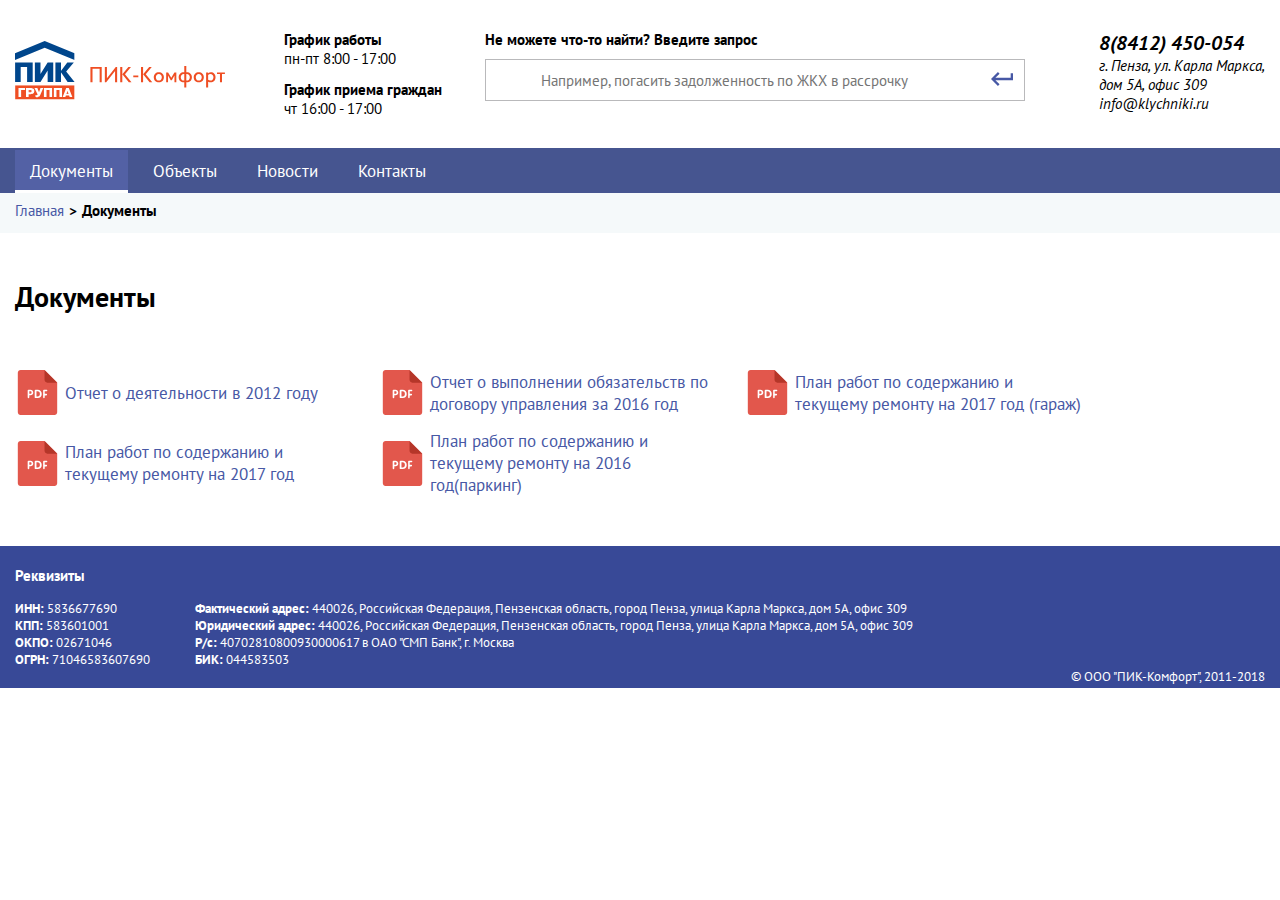
<file: index_documents.html>
<!DOCTYPE html>
<html lang="ru">
<head>
  <meta charset="utf-8">
  <meta name="viewport" content="width=device-width, initial-scale=1">
  <title>ПИК-Комфорт</title>
  <link rel="stylesheet" href="css/style.css">
  <link rel="stylesheet" href="https://fonts.googleapis.com/css?family=PT+Sans:400,700&amp;subset=cyrillic">
</head>
<body>
  <header class="header container">
    <div class="header__logo">
      <a class="link" href="https://urozaev.github.io/Piccom/#0">
        <img class="logo" src="images/logo.svg" alt="Логотип">
      </a>
    </div>
    <div class="header__layout">
      <div class="header__schedule-box">
        <div class="info" id="box">
          <div class="info__icon-box">
            <div class="info__icon clock">
            </div>
          </div>
          <div class="info__content-box">
            <h4 class="info__title">График работы</h4>
            <span class="info__text">пн-пт 8:00 - 17:00</span>
          </div>
        </div>
        <div class="info">
          <div class="info__icon-box">
            <div class="info__icon clock">
            </div>
          </div>
          <div class="info__content-box">
            <h4 class="info__title">График приема граждан</h4>
            <span class="info__text">чт 16:00 - 17:00</span>
          </div>
        </div>
      </div>
      <div class="header__contacts-inner layout">
        <div class="info">
          <div class="info__icon-box">
            <div class="info__icon phone">
            </div>
          </div>
          <div class=info__content-box>
            <a class="link link_b header__phone" href="tel:+78412450054">8(8412) 450-054</a>
          </div>
        </div>
        <div class="info">
          <div class="info__icon-box">
            <div class="info__icon point">
            </div>
          </div>
          <div class=info__content-box>
            <a class="link link_b" href="https://www.google.ru/maps/place/%D1%83%D0%BB.+%D0%9A%D0%B0%D1%80%D0%BB%D0%B0+%D0%9C%D0%B0%D1%80%D0%BA%D1%81%D0%B0,+5%D0%90,+%D0%9F%D0%B5%D0%BD%D0%B7%D0%B0,+%D0%9F%D0%B5%D0%BD%D0%B7%D0%B5%D0%BD%D1%81%D0%BA%D0%B0%D1%8F+%D0%BE%D0%B1%D0%BB.,+440026/@53.1857911,45.0052178,17z/data=!3m1!4b1!4m5!3m4!1s0x4141005b058a9a21:0x63bbbfec3b734c31!8m2!3d53.1857911!4d45.0074065">г. Пенза, ул. Карла Маркса, дом 5А, офис 309</a>
          </div>
        </div>
        <div class="info">
          <div class="info__icon-box">
            <div class="info__icon envelope">
            </div>
          </div>
          <div class=info__content-box>
            <a class="link link_b" href="mailto:info@klychniki.ru">info@klychniki.ru</a>
          </div>
        </div>
      </div>
    </div>
    <div class="header__search-box">
      <form class="form search-form" role="search">
        <label class="form__label">Не можете что-то найти? Введите запрос</label>
        <div class="form__box">
          <div class="form__icon search-icon info__icon">
          </div>
          <input id="form" name="search field" type="search" placeholder="Например, погасить задолженность по ЖКХ в рассрочку" onfocus="placeholder='';" onblur="placeholder='Например, погасить задолженность по ЖКХ в рассрочку';" aria-label="Запрос">
          <button class="form__submit" type="submit" aria-label="Найти">
            <div class="form__submit-icon info__icon">
            </div>
          </button>
        </div>
      </form>
    </div>
    <div class="header__contacts-inner">
      <div class="info">
        <div class="info__icon-box">
          <div class="info__icon phone">
          </div>
        </div>
        <div class=info__content-box>
          <a class="link link_b header__phone" href="tel:+78412450054">8(8412) 450-054</a>
        </div>
      </div>
      <div class="info">
        <div class="info__icon-box">
          <div class="info__icon point">
          </div>
        </div>
        <div class=info__content-box>
          <a class="link link_b" href="https://www.google.ru/maps/place/%D1%83%D0%BB.+%D0%9A%D0%B0%D1%80%D0%BB%D0%B0+%D0%9C%D0%B0%D1%80%D0%BA%D1%81%D0%B0,+5%D0%90,+%D0%9F%D0%B5%D0%BD%D0%B7%D0%B0,+%D0%9F%D0%B5%D0%BD%D0%B7%D0%B5%D0%BD%D1%81%D0%BA%D0%B0%D1%8F+%D0%BE%D0%B1%D0%BB.,+440026/@53.1857911,45.0052178,17z/data=!3m1!4b1!4m5!3m4!1s0x4141005b058a9a21:0x63bbbfec3b734c31!8m2!3d53.1857911!4d45.0074065">г. Пенза, ул. Карла Маркса, дом 5А, офис 309</a>
        </div>
      </div>
      <div class="info">
        <div class="info__icon-box">
          <div class="info__icon envelope">
          </div>
        </div>
        <div class=info__content-box>
          <a class="link link_b" href="mailto:info@klychniki.ru">info@klychniki.ru</a>
        </div>
      </div>
    </div>
  </header>
  <div class="panel-menu">
    <nav class="menu container">
      <button class="menu-hamburger" aria-label="menu" aria-controls="menu">
        <div id="menu-hamburger__icon">
          <span></span>
          <span></span>
          <span></span>
          <span></span>
          <span></span>
          <span></span>
        </div>
      </button>
      <ul class="menu__list">
        <li class="menu__list-item">
         <a href="#0" class="link link_w">
           <div class="menu__list-box menu__link">Документы</div>
         </a>
        </li>
      <li class="menu__list-item">
        <a href="https://urozaev.github.io/Piccom/index_objects.html" class="link link_w">
          <div class="menu__list-box">Объекты</div>
        </a>
        </li>
      <li class="menu__list-item">
        <a href="https://urozaev.github.io/Piccom/index_news.html" class="link link_w">
          <div class="menu__list-box">Новости</div>
        </a>
        </li>
      <li class="menu__list-item">
        <a href="https://urozaev.github.io/Piccom/index_contacts.html" class="link link_w">
          <div class="menu__list-box">Контакты</div>
        </a>
        </li>
      </ul>
    </nav>
  </div>
  <div class="breadcrumbs">
    <div class="breadcrumbs__inner container">
      <a class="breadcrumbs__link link" href="https://urozaev.github.io/Piccom/">
        <span class="breadcrumbs__item">Главная</span>
      </a>
      <span class="breadcrumbs__item"><b>></b></span>
      <span class="breadcrumbs__item"><b>Документы</b></span>
    </div>
  </div>
  <div class="content-page">
    <div class="content-page__inner container">
      <main class="main">
        <h2 class="main__title">Документы</h2>
        <div class="documents">
          <div class="documents__inner">
            <div class="documents__item">
              <div class="documents__image">
              </div>
              <a class="documents__link link" href="#">
                <span class="documents__name">Отчет о деятельности в 2012 году</span>
              </a>
            </div>
            <div class="documents__item">
              <div class="documents__image">
              </div>
              <a class="documents__link link" href="#">
                <span class="documents__name">Отчет о выполнении обязательств по договору управления за 2016 год</span>
              </a>
            </div>
            <div class="documents__item">
              <div class="documents__image">
              </div>
              <a class="documents__link link" href="#">
                <span class="documents__name">План работ по содержанию и текущему ремонту на 2017 год (гараж)</span>
              </a>
            </div>
            <div class="documents__item">
              <div class="documents__image">
              </div>
              <a class="documents__link link" href="#">
                <span class="documents__name">План работ по содержанию и текущему ремонту на 2017 год</span>
              </a>
            </div>
            <div class="documents__item">
              <div class="documents__image">
              </div>
              <a class="documents__link link" href="#">
                <span class="documents__name">План работ по содержанию и текущему ремонту на 2016 год(паркинг)</span>
              </a>
            </div>
          </div>
        </div>
      </main>
    </div>
  </div>
  <footer class="footer">
    <div class="footer__container container">
      <h4 class="footer__title">Реквизиты</h4>
      <div class="footer__box">
        <div class="footer__content">
          <div class="footer__requisites">
            <span class="footer__text"><b>ИНН:</b>    5836677690<br><b>КПП:</b>    583601001<br><b>ОКПО:</b>    02671046<br><b>ОГРН:</b>   71046583607690</span>
          </div>
          <div class="footer__requisites">
            <span class="footer__text"><b>Фактический адрес:</b>    440026, Российская Федерация, Пензенская область, город Пенза, улица Карла Маркса, дом 5А, офис 309<br><b>Юридический адрес:</b>    440026, Российская Федерация, Пензенская область, город Пенза, улица Карла Маркса, дом 5А, офис 309<br><b>Р/с:</b>    40702810800930000617 в ОАО "СМП Банк", г. Москва<br><b>БИК:</b>    044583503</span>
          </div>
        </div>
      </div>
      <div class="footer__copyright-inner">
        <span class="footer__copyright">© ООО "ПИК-Комфорт", 2011-2018</span>
      </div>
    </div>
  </footer>
</body>
</html>
</file>
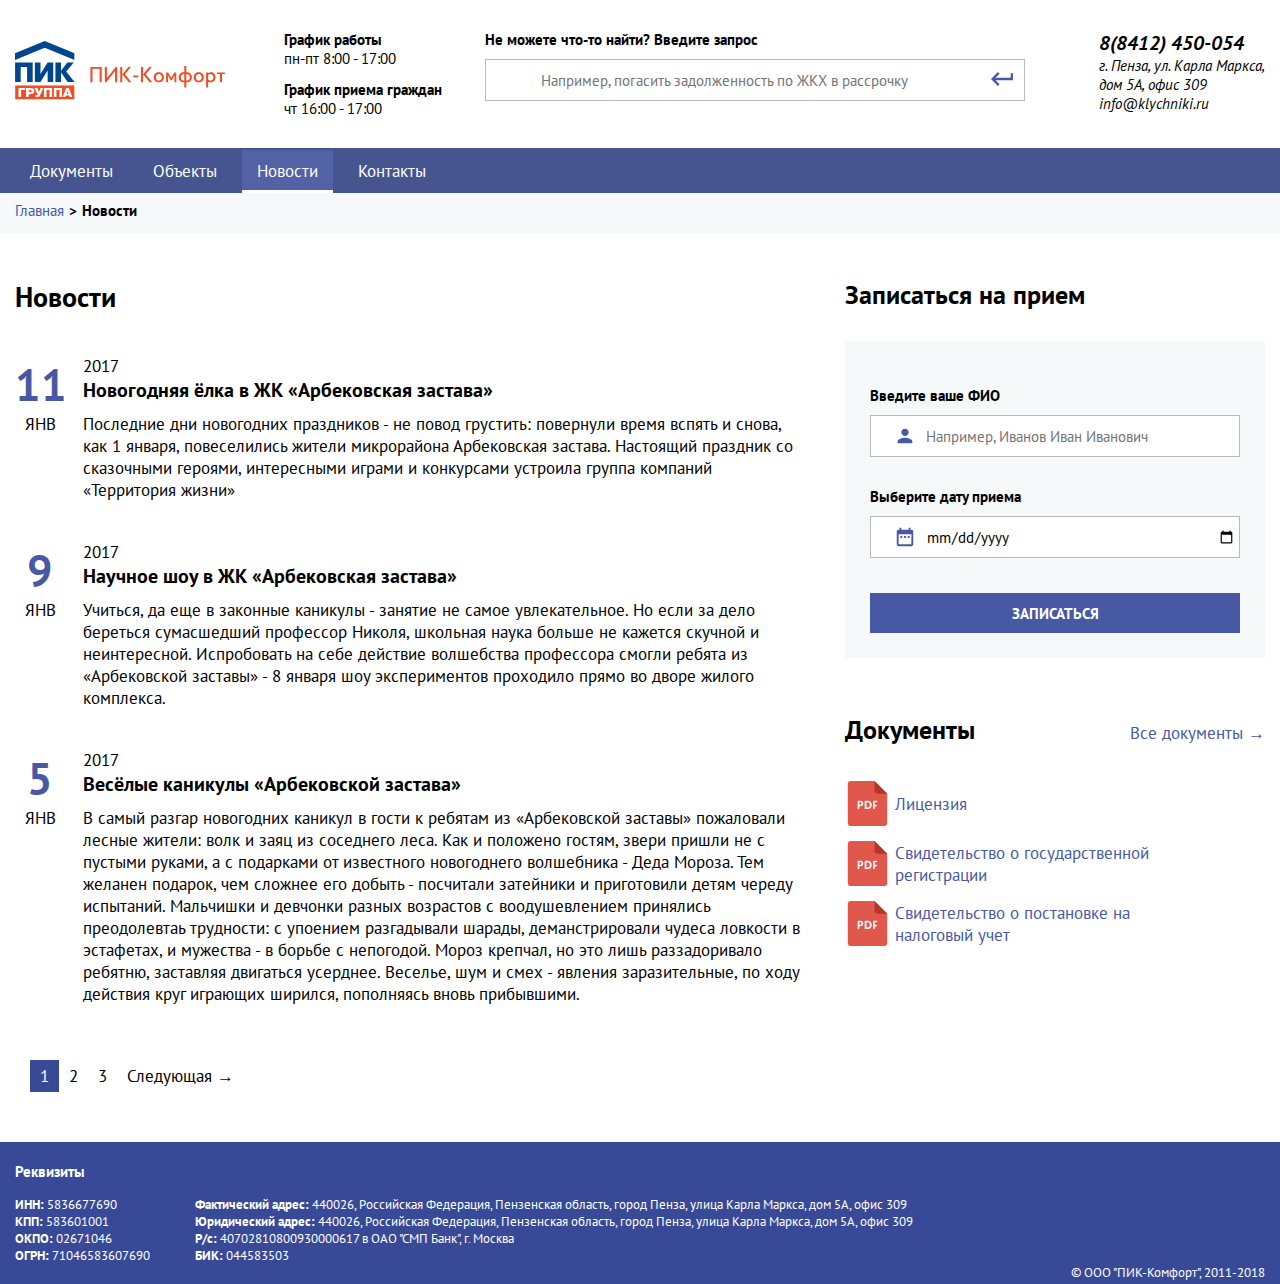
<file: index_news.html>
<!DOCTYPE html>
<html lang="ru">
<head>
  <meta charset="utf-8">
  <meta name="viewport" content="width=device-width, initial-scale=1">
  <title>ПИК-Комфорт</title>
  <link rel="stylesheet" href="css/style.css">
  <link rel="stylesheet" href="https://fonts.googleapis.com/css?family=PT+Sans:400,700&amp;subset=cyrillic">
</head>
<body>
  <header class="header container">
    <div class="header__logo">
      <a class="link" href="https://urozaev.github.io/Piccom/#0">
        <img class="logo" src="images/logo.svg" alt="Логотип">
      </a>
    </div>
    <div class="header__layout">
      <div class="header__schedule-box">
        <div class="info" id="box">
          <div class="info__icon-box">
            <div class="info__icon clock">
            </div>
          </div>
          <div class="info__content-box">
            <h4 class="info__title">График работы</h4>
            <span class="info__text">пн-пт 8:00 - 17:00</span>
          </div>
        </div>
        <div class="info">
          <div class="info__icon-box">
            <div class="info__icon clock">
            </div>
          </div>
          <div class="info__content-box">
            <h4 class="info__title">График приема граждан</h4>
            <span class="info__text">чт 16:00 - 17:00</span>
          </div>
        </div>
      </div>
      <div class="header__contacts-inner layout">
        <div class="info">
          <div class="info__icon-box">
            <div class="info__icon phone">
            </div>
          </div>
          <div class=info__content-box>
            <a class="link link_b header__phone" href="tel:+78412450054">8(8412) 450-054</a>
          </div>
        </div>
        <div class="info">
          <div class="info__icon-box">
            <div class="info__icon point">
            </div>
          </div>
          <div class=info__content-box>
            <a class="link link_b" href="https://www.google.ru/maps/place/%D1%83%D0%BB.+%D0%9A%D0%B0%D1%80%D0%BB%D0%B0+%D0%9C%D0%B0%D1%80%D0%BA%D1%81%D0%B0,+5%D0%90,+%D0%9F%D0%B5%D0%BD%D0%B7%D0%B0,+%D0%9F%D0%B5%D0%BD%D0%B7%D0%B5%D0%BD%D1%81%D0%BA%D0%B0%D1%8F+%D0%BE%D0%B1%D0%BB.,+440026/@53.1857911,45.0052178,17z/data=!3m1!4b1!4m5!3m4!1s0x4141005b058a9a21:0x63bbbfec3b734c31!8m2!3d53.1857911!4d45.0074065">г. Пенза, ул. Карла Маркса, дом 5А, офис 309</a>
          </div>
        </div>
        <div class="info">
          <div class="info__icon-box">
            <div class="info__icon envelope">
            </div>
          </div>
          <div class=info__content-box>
            <a class="link link_b" href="mailto:info@klychniki.ru">info@klychniki.ru</a>
          </div>
        </div>
      </div>
    </div>
    <div class="header__search-box">
      <form class="form search-form" role="search">
        <label class="form__label">Не можете что-то найти? Введите запрос</label>
        <div class="form__box">
          <div class="form__icon search-icon info__icon">
          </div>
          <input id="form" name="search field" type="search" placeholder="Например, погасить задолженность по ЖКХ в рассрочку" onfocus="placeholder='';" onblur="placeholder='Например, погасить задолженность по ЖКХ в рассрочку';" aria-label="Запрос">
          <button class="form__submit" type="submit" aria-label="Найти">
            <div class="form__submit-icon info__icon">
            </div>
          </button>
        </div>
      </form>
    </div>
    <div class="header__contacts-inner">
      <div class="info">
        <div class="info__icon-box">
          <div class="info__icon phone">
          </div>
        </div>
        <div class=info__content-box>
          <a class="link link_b header__phone" href="tel:+78412450054">8(8412) 450-054</a>
        </div>
      </div>
      <div class="info">
        <div class="info__icon-box">
          <div class="info__icon point">
          </div>
        </div>
        <div class=info__content-box>
          <a class="link link_b" href="https://www.google.ru/maps/place/%D1%83%D0%BB.+%D0%9A%D0%B0%D1%80%D0%BB%D0%B0+%D0%9C%D0%B0%D1%80%D0%BA%D1%81%D0%B0,+5%D0%90,+%D0%9F%D0%B5%D0%BD%D0%B7%D0%B0,+%D0%9F%D0%B5%D0%BD%D0%B7%D0%B5%D0%BD%D1%81%D0%BA%D0%B0%D1%8F+%D0%BE%D0%B1%D0%BB.,+440026/@53.1857911,45.0052178,17z/data=!3m1!4b1!4m5!3m4!1s0x4141005b058a9a21:0x63bbbfec3b734c31!8m2!3d53.1857911!4d45.0074065">г. Пенза, ул. Карла Маркса, дом 5А, офис 309</a>
        </div>
      </div>
      <div class="info">
        <div class="info__icon-box">
          <div class="info__icon envelope">
          </div>
        </div>
        <div class=info__content-box>
          <a class="link link_b" href="mailto:info@klychniki.ru">info@klychniki.ru</a>
        </div>
      </div>
    </div>
  </header>
  <div class="panel-menu">
    <nav class="menu container">
      <button class="menu-hamburger" aria-label="menu" aria-controls="menu">
        <div id="menu-hamburger__icon">
          <span></span>
          <span></span>
          <span></span>
          <span></span>
          <span></span>
          <span></span>
        </div>
      </button>
      <ul class="menu__list">
        <li class="menu__list-item">
         <a href="https://urozaev.github.io/Piccom/index_documents.html" class="link link_w">
           <div class="menu__list-box">Документы</div>
         </a>
        </li>
      <li class="menu__list-item">
        <a href="https://urozaev.github.io/Piccom/index_objects.html" class="link link_w">
          <div class="menu__list-box">Объекты</div>
        </a>
        </li>
      <li class="menu__list-item">
        <a href="#0" class="link link_w">
          <div class="menu__list-box menu__link">Новости</div>
        </a>
        </li>
      <li class="menu__list-item">
        <a href="https://urozaev.github.io/Piccom/index_contacts.html" class="link link_w">
          <div class="menu__list-box">Контакты</div>
        </a>
        </li>
      </ul>
    </nav>
  </div>
  <div class="breadcrumbs">
    <div class="breadcrumbs__inner container">
      <a class="breadcrumbs__link link" href="https://urozaev.github.io/Piccom/">
        <span class="breadcrumbs__item">Главная</span>
      </a>
      <span class="breadcrumbs__item"><b>></b></span>
      <span class="breadcrumbs__item"><b>Новости</b></span>
    </div>
  </div>
  <div class="content-page">
    <div class="content-page__inner container">
      <main class="main">
        <h2 class="main__title">Новости</h2>
        <div class="news">
          <div class="news__date">
            <span class="news__date-day">11</span>
            <span class="news__date-month">ЯНВ</span>
          </div>
          <div class="news__inner">
            <span class="news__year">2017</span>
            <a class="link link_b" href="https://urozaev.github.io/Piccom/index_news_tab.html">
              <h3 class="news__item-title">Новогодняя ёлка в ЖК «Арбековская застава»</h3>
            </a>
            <p class="news__text">Последние дни новогодних праздников - не повод грустить: повернули время вспять и снова, как 1 января, повеселились жители микрорайона Арбековская застава. Настоящий праздник со сказочными героями, интересными играми и конкурсами устроила группа компаний «Территория жизни»
            </p>
          </div>
        </div>
        <div class="news">
          <div class="news__date">
            <span class="news__date-day">9</span>
            <span class="news__date-month">ЯНВ</span>
          </div>
          <div class="news__inner">
            <span class="news__year">2017</span>
            <a class="link link_b" href="https://urozaev.github.io/Piccom/index_news_tab.html">
              <h3 class="news__item-title">Научное шоу в ЖК «Арбековская застава»</h3>
            </a>
            <p class="news__text">Учиться, да еще в законные каникулы - занятие не самое увлекательное. Но если за дело береться сумасшедший профессор Николя, школьная наука больше не кажется скучной и неинтересной. Испробовать на себе действие волшебства профессора смогли ребята из «Арбековской заставы» - 8 января шоу экспериментов проходило прямо во дворе жилого комплекса.
            </p>
          </div>
        </div>
        <div class="news">
          <div class="news__date">
            <span class="news__date-day">5</span>
            <span class="news__date-month">ЯНВ</span>
          </div>
          <div class="news__inner">
            <span class="news__year">2017</span>
            <a class="link link_b" href="https://urozaev.github.io/Piccom/index_news_tab.html">
              <h3 class="news__item-title">Весёлые каникулы «Арбековской застава»</h3>
            </a>
            <p class="news__text">В самый разгар новогодних каникул в гости к ребятам из «Арбековской заставы» пожаловали лесные жители: волк и заяц из соседнего леса. Как и положено гостям, звери пришли не с пустыми руками, а с подарками от известного новогоднего волшебника - Деда Мороза. Тем желанен подарок, чем сложнее его добыть - посчитали затейники и приготовили детям череду испытаний. Мальчишки и девчонки разных возрастов с воодушевлением принялись преодолевтаь трудности: с упоением разгадывали шарады, деманстрировали чудеса ловкости в эстафетах, и мужества - в борьбе с непогодой. Мороз крепчал, но это лишь раззадоривало ребятню, заставляя двигаться усерднее. Веселье, шум и смех - явления заразительные, по ходу действия круг играющих ширился, пополняясь вновь прибывшими.
            </p>
          </div>
        </div>
        <div class="pagination container">
          <span class="pagination__number first-page">1</span>
          <a class="link" href="#">
            <span class="pagination__number">2</span>
          </a>
          <a class="link" href="#">
            <span class="pagination__number">3</span>
          </a>
          <a class="link" href="#">
            <span class="pagination__number">Следующая →</span>
          </a>
        </div>
      </main>
      <aside class="side-bar">
        <div class="side-bar__form-box">
          <h2 class="title">Записаться на прием</h2>
          <form class="form form__layout" method="post">
            <div class="form__inner">
              <label class="form__label">Введите ваше ФИО</label>
              <div class="form__box">
                <div class="form__icon person info__icon">
                </div>
                <input type="text" name="username" id="form" placeholder="Например, Иванов Иван Иванович" onfocus="placeholder='';" onblur="placeholder='Например, Иванов Иван Иванович';" aria-label="Введите ФИО">
              </div>
            </div>
            <div class="form__inner">
              <label class="form__label">Выберите дату приема</label>
              <div class="form__box">
                <div class="form__icon date info__icon">
                </div>
                <input type="date" name="date" id="form" placeholder="Например, 32 декабря" onfocus="placeholder='';" onblur="placeholder='Например, 32 декабря';" aria-label="Записаться">
              </div>
            </div>
            <button class="form__button" aria-label="Записаться">ЗАПИСАТЬСЯ</button>
          </form>
        </div>
        <div class="documents">
          <div class="documents__header">
            <h2 class="title">Документы</h2>
            <a class="documents__link link" href="https://urozaev.github.io/Piccom/index_documents.html">
              <span class="documents__text">Все документы →</span>
            </a>
          </div>
          <div class="documents__inner">
            <div class="documents__item">
              <div class="documents__image">
              </div>
              <a class="documents__link link" href="#">
                <span class="documents__name">Лицензия</span>
              </a>
            </div>
            <div class="documents__item">
              <div class="documents__image">
              </div>
              <a class="documents__link link" href="#">
                <span class="documents__name">Свидетельство о государственной регистрации</span>
              </a>
            </div>
            <div class="documents__item">
              <div class="documents__image">
              </div>
              <a class="documents__link link" href="#">
                <span class="documents__name">Свидетельство о постановке на налоговый учет</span>
              </a>
            </div>
          </div>
        </div>
      </aside>
    </div>
  </div>
  <footer class="footer">
    <div class="footer__container container">
      <h4 class="footer__title">Реквизиты</h4>
      <div class="footer__box">
        <div class="footer__content">
          <div class="footer__requisites">
            <span class="footer__text"><b>ИНН:</b>    5836677690<br><b>КПП:</b>    583601001<br><b>ОКПО:</b>    02671046<br><b>ОГРН:</b>   71046583607690</span>
          </div>
          <div class="footer__requisites">
            <span class="footer__text"><b>Фактический адрес:</b>    440026, Российская Федерация, Пензенская область, город Пенза, улица Карла Маркса, дом 5А, офис 309<br><b>Юридический адрес:</b>    440026, Российская Федерация, Пензенская область, город Пенза, улица Карла Маркса, дом 5А, офис 309<br><b>Р/с:</b>    40702810800930000617 в ОАО "СМП Банк", г. Москва<br><b>БИК:</b>    044583503</span>
          </div>
        </div>
      </div>
      <div class="footer__copyright-inner">
        <span class="footer__copyright">© ООО "ПИК-Комфорт", 2011-2018</span>
      </div>
    </div>
  </footer>
</body>
</html>
</file>
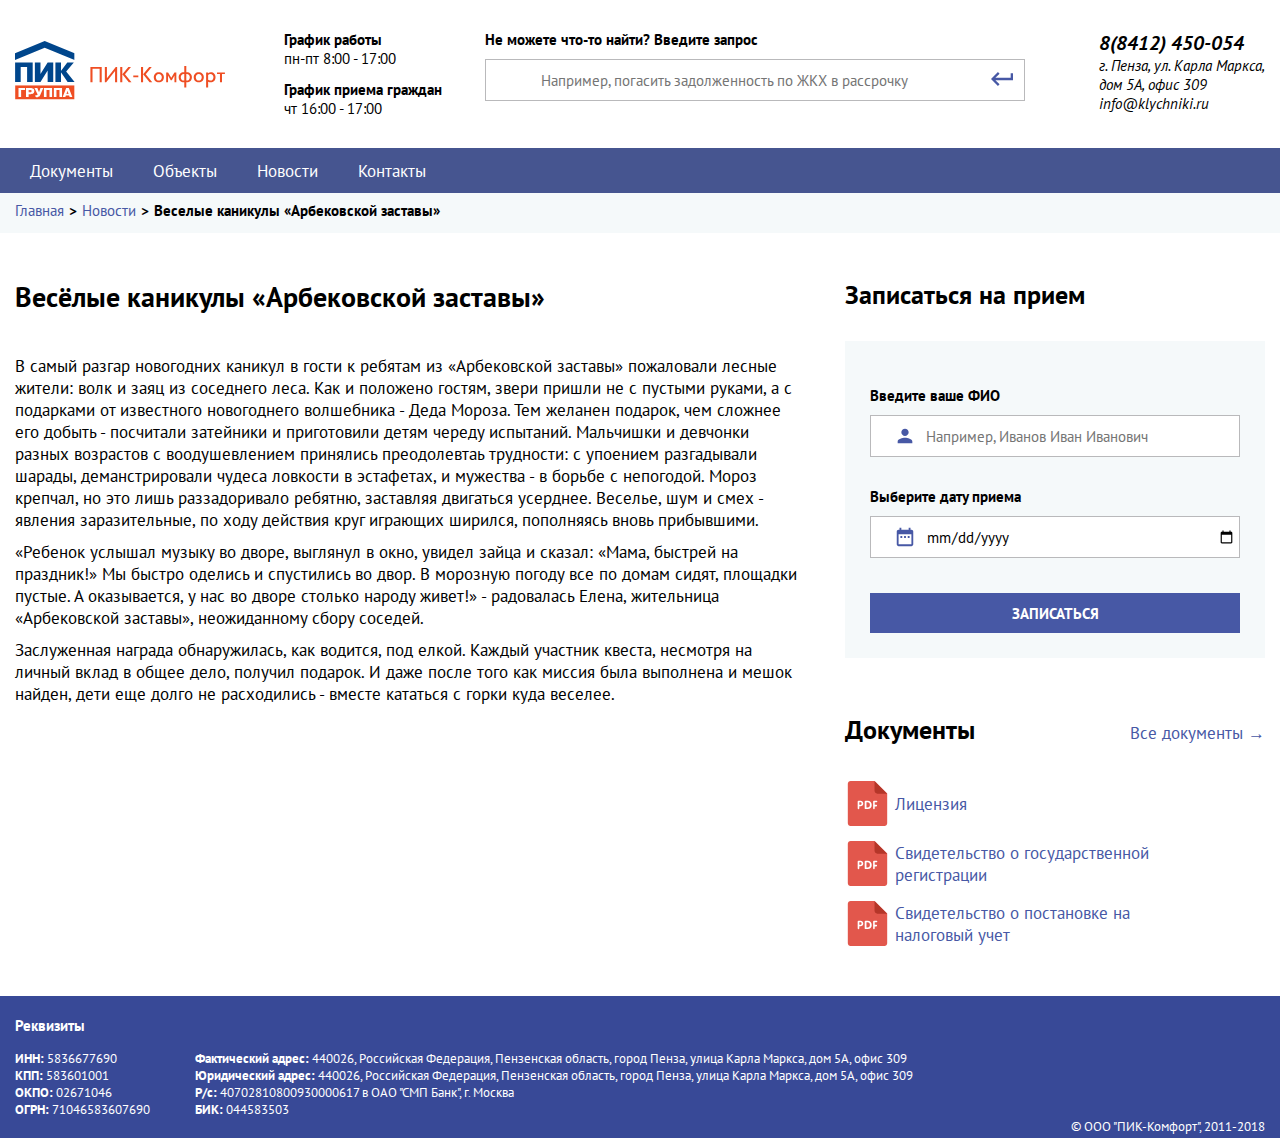
<file: index_news_tab.html>
<!DOCTYPE html>
<html lang="ru">
<head>
  <meta charset="utf-8">
  <meta name="viewport" content="width=device-width, initial-scale=1">
  <title>ПИК-Комфорт</title>
  <link rel="stylesheet" href="css/style.css">
  <link rel="stylesheet" href="https://fonts.googleapis.com/css?family=PT+Sans:400,700&amp;subset=cyrillic">
</head>
<body>
  <header class="header container">
    <div class="header__logo">
      <a class="link" href="https://urozaev.github.io/Piccom/#0">
        <img class="logo" src="images/logo.svg" alt="Логотип">
      </a>
    </div>
    <div class="header__layout">
      <div class="header__schedule-box">
        <div class="info" id="box">
          <div class="info__icon-box">
            <div class="info__icon clock">
            </div>
          </div>
          <div class="info__content-box">
            <h4 class="info__title">График работы</h4>
            <span class="info__text">пн-пт 8:00 - 17:00</span>
          </div>
        </div>
        <div class="info">
          <div class="info__icon-box">
            <div class="info__icon clock">
            </div>
          </div>
          <div class="info__content-box">
            <h4 class="info__title">График приема граждан</h4>
            <span class="info__text">чт 16:00 - 17:00</span>
          </div>
        </div>
      </div>
      <div class="header__contacts-inner layout">
        <div class="info">
          <div class="info__icon-box">
            <div class="info__icon phone">
            </div>
          </div>
          <div class=info__content-box>
            <a class="link link_b header__phone" href="tel:+78412450054">8(8412) 450-054</a>
          </div>
        </div>
        <div class="info">
          <div class="info__icon-box">
            <div class="info__icon point">
            </div>
          </div>
          <div class=info__content-box>
            <a class="link link_b" href="https://www.google.ru/maps/place/%D1%83%D0%BB.+%D0%9A%D0%B0%D1%80%D0%BB%D0%B0+%D0%9C%D0%B0%D1%80%D0%BA%D1%81%D0%B0,+5%D0%90,+%D0%9F%D0%B5%D0%BD%D0%B7%D0%B0,+%D0%9F%D0%B5%D0%BD%D0%B7%D0%B5%D0%BD%D1%81%D0%BA%D0%B0%D1%8F+%D0%BE%D0%B1%D0%BB.,+440026/@53.1857911,45.0052178,17z/data=!3m1!4b1!4m5!3m4!1s0x4141005b058a9a21:0x63bbbfec3b734c31!8m2!3d53.1857911!4d45.0074065">г. Пенза, ул. Карла Маркса, дом 5А, офис 309</a>
          </div>
        </div>
        <div class="info">
          <div class="info__icon-box">
            <div class="info__icon envelope">
            </div>
          </div>
          <div class=info__content-box>
            <a class="link link_b" href="mailto:info@klychniki.ru">info@klychniki.ru</a>
          </div>
        </div>
      </div>
    </div>
    <div class="header__search-box">
      <form class="form search-form" role="search">
        <label class="form__label">Не можете что-то найти? Введите запрос</label>
        <div class="form__box">
          <div class="form__icon search-icon info__icon">
          </div>
          <input id="form" name="search field" type="search" placeholder="Например, погасить задолженность по ЖКХ в рассрочку" onfocus="placeholder='';" onblur="placeholder='Например, погасить задолженность по ЖКХ в рассрочку';" aria-label="Запрос">
          <button class="form__submit" type="submit" aria-label="Найти">
            <div class="form__submit-icon info__icon">
            </div>
          </button>
        </div>
      </form>
    </div>
    <div class="header__contacts-inner">
      <div class="info">
        <div class="info__icon-box">
          <div class="info__icon phone">
          </div>
        </div>
        <div class=info__content-box>
          <a class="link link_b header__phone" href="tel:+78412450054">8(8412) 450-054</a>
        </div>
      </div>
      <div class="info">
        <div class="info__icon-box">
          <div class="info__icon point">
          </div>
        </div>
        <div class=info__content-box>
          <a class="link link_b" href="https://www.google.ru/maps/place/%D1%83%D0%BB.+%D0%9A%D0%B0%D1%80%D0%BB%D0%B0+%D0%9C%D0%B0%D1%80%D0%BA%D1%81%D0%B0,+5%D0%90,+%D0%9F%D0%B5%D0%BD%D0%B7%D0%B0,+%D0%9F%D0%B5%D0%BD%D0%B7%D0%B5%D0%BD%D1%81%D0%BA%D0%B0%D1%8F+%D0%BE%D0%B1%D0%BB.,+440026/@53.1857911,45.0052178,17z/data=!3m1!4b1!4m5!3m4!1s0x4141005b058a9a21:0x63bbbfec3b734c31!8m2!3d53.1857911!4d45.0074065">г. Пенза, ул. Карла Маркса, дом 5А, офис 309</a>
        </div>
      </div>
      <div class="info">
        <div class="info__icon-box">
          <div class="info__icon envelope">
          </div>
        </div>
        <div class=info__content-box>
          <a class="link link_b" href="mailto:info@klychniki.ru">info@klychniki.ru</a>
        </div>
      </div>
    </div>
  </header>
  <div class="panel-menu">
    <nav class="menu container">
      <button class="menu-hamburger" aria-label="menu" aria-controls="menu">
        <div id="menu-hamburger__icon">
          <span></span>
          <span></span>
          <span></span>
          <span></span>
          <span></span>
          <span></span>
        </div>
      </button>
      <ul class="menu__list">
        <li class="menu__list-item">
         <a href="https://urozaev.github.io/Piccom/index_documents.html" class="link link_w">
           <div class="menu__list-box">Документы</div>
         </a>
        </li>
      <li class="menu__list-item">
        <a href="https://urozaev.github.io/Piccom/index_objects.html" class="link link_w">
          <div class="menu__list-box">Объекты</div>
        </a>
        </li>
      <li class="menu__list-item">
        <a href="https://urozaev.github.io/Piccom/index_news.html" class="link link_w">
          <div class="menu__list-box">Новости</div>
        </a>
        </li>
      <li class="menu__list-item">
        <a href="https://urozaev.github.io/Piccom/index_contacts.html" class="link link_w">
          <div class="menu__list-box">Контакты</div>
        </a>
        </li>
      </ul>
    </nav>
  </div>
  <div class="breadcrumbs">
    <div class="breadcrumbs__inner container">
      <a class="breadcrumbs__link link" href="https://urozaev.github.io/Piccom/">
        <span class="breadcrumbs__item">Главная</span>
      </a>
      <span class="breadcrumbs__item"><b>></b></span>
      <a class="breadcrumbs__link link" href="https://urozaev.github.io/Piccom/index_news.html">
        <span class="breadcrumbs__item">Новости</span>
      </a>
      <span class="breadcrumbs__item"><b>></b></span>
      <span class="breadcrumbs__item"><b>Веселые каникулы «Арбековской заставы»</b></span>
    </div>
  </div>
  <div class="content-page">
    <div class="content-page__inner container">
      <main class="main">
        <h2 class="main__title">Весёлые каникулы «Арбековской заставы»</h2>
        <p class="news__text">В самый разгар новогодних каникул в гости к ребятам из «Арбековской заставы» пожаловали лесные жители: волк и заяц из соседнего леса. Как и положено гостям, звери пришли не с пустыми руками, а с подарками от известного новогоднего волшебника - Деда Мороза. Тем желанен подарок, чем сложнее его добыть - посчитали затейники и приготовили детям череду испытаний. Мальчишки и девчонки разных возрастов с воодушевлением принялись преодолевтаь трудности: с упоением разгадывали шарады, деманстрировали чудеса ловкости в эстафетах, и мужества - в борьбе с непогодой. Мороз крепчал, но это лишь раззадоривало ребятню, заставляя двигаться усерднее. Веселье, шум и смех - явления заразительные, по ходу действия круг играющих ширился, пополняясь вновь прибывшими.
        </p>
        <p class="news__text">«Ребенок услышал музыку во дворе, выглянул в окно, увидел зайца и сказал: «Мама, быстрей на праздник!» Мы быстро оделись и спустились во двор. В морозную погоду все по домам сидят, площадки пустые. А оказывается, у нас во дворе столько народу живет!» - радовалась Елена, жительница «Арбековской заставы», неожиданному сбору соседей.
        </p>
        <p class="news__text">Заслуженная награда обнаружилась, как водится, под елкой. Каждый участник квеста, несмотря на личный вклад в общее дело, получил подарок. И даже после того как миссия была выполнена и мешок найден, дети еще долго не расходились - вместе кататься с горки куда веселее.
        </p>
      </main>
      <aside class="side-bar">
        <div class="side-bar__form-box">
          <h2 class="title">Записаться на прием</h2>
          <form class="form form__layout" method="post">
            <div class="form__inner">
              <label class="form__label">Введите ваше ФИО</label>
              <div class="form__box">
                <div class="form__icon person info__icon">
                </div>
                <input type="text" name="username" id="form" placeholder="Например, Иванов Иван Иванович" onfocus="placeholder='';" onblur="placeholder='Например, Иванов Иван Иванович';" aria-label="Введите ФИО">
              </div>
            </div>
            <div class="form__inner">
              <label class="form__label">Выберите дату приема</label>
              <div class="form__box">
                <div class="form__icon date info__icon">
                </div>
                <input type="date" name="date" id="form" placeholder="Например, 32 декабря" onfocus="placeholder='';" onblur="placeholder='Например, 32 декабря';" aria-label="Записаться">
              </div>
            </div>
            <button class="form__button" aria-label="Записаться">ЗАПИСАТЬСЯ</button>
          </form>
        </div>
        <div class="documents">
          <div class="documents__header">
            <h2 class="title">Документы</h2>
            <a class="documents__link link" href="https://urozaev.github.io/Piccom/index_documents.html">
              <span class="documents__text">Все документы →</span>
            </a>
          </div>
          <div class="documents__inner">
            <div class="documents__item">
              <div class="documents__image">
              </div>
              <a class="documents__link link" href="#">
                <span class="documents__name">Лицензия</span>
              </a>
            </div>
            <div class="documents__item">
              <div class="documents__image">
              </div>
              <a class="documents__link link" href="#">
                <span class="documents__name">Свидетельство о государственной регистрации</span>
              </a>
            </div>
            <div class="documents__item">
              <div class="documents__image">
              </div>
              <a class="documents__link link" href="#">
                <span class="documents__name">Свидетельство о постановке на налоговый учет</span>
              </a>
            </div>
          </div>
        </div>
      </aside>
    </div>
  </div>
  <footer class="footer">
    <div class="footer__container container">
      <h4 class="footer__title">Реквизиты</h4>
      <div class="footer__box">
        <div class="footer__content">
          <div class="footer__requisites">
            <span class="footer__text"><b>ИНН:</b>    5836677690<br><b>КПП:</b>    583601001<br><b>ОКПО:</b>    02671046<br><b>ОГРН:</b>   71046583607690</span>
          </div>
          <div class="footer__requisites">
            <span class="footer__text"><b>Фактический адрес:</b>    440026, Российская Федерация, Пензенская область, город Пенза, улица Карла Маркса, дом 5А, офис 309<br><b>Юридический адрес:</b>    440026, Российская Федерация, Пензенская область, город Пенза, улица Карла Маркса, дом 5А, офис 309<br><b>Р/с:</b>    40702810800930000617 в ОАО "СМП Банк", г. Москва<br><b>БИК:</b>    044583503</span>
          </div>
        </div>
      </div>
      <div class="footer__copyright-inner">
        <span class="footer__copyright">© ООО "ПИК-Комфорт", 2011-2018</span>
      </div>
    </div>
  </footer>
</body>
</html>
</file>
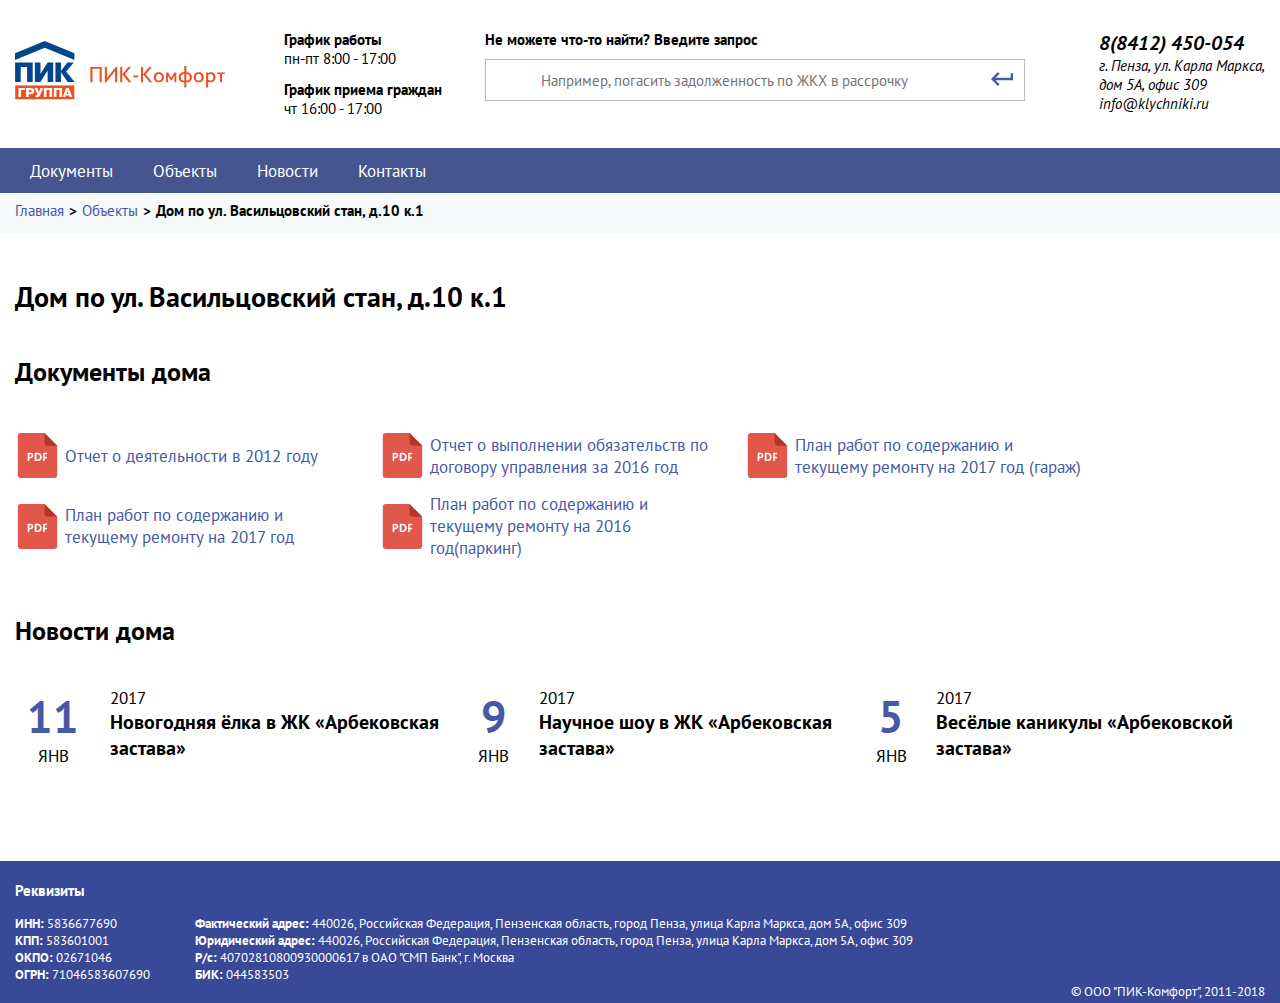
<file: index_objects-documents.html>
<!DOCTYPE html>
<html lang="ru">
<head>
  <meta charset="utf-8">
  <meta name="viewport" content="width=device-width, initial-scale=1">
  <title>ПИК-Комфорт</title>
  <link rel="stylesheet" href="css/style.css">
  <link rel="stylesheet" href="https://fonts.googleapis.com/css?family=PT+Sans:400,700&amp;subset=cyrillic">
</head>
<body>
  <header class="header container">
    <div class="header__logo">
      <a class="link" href="https://urozaev.github.io/Piccom/#0">
        <img class="logo" src="images/logo.svg" alt="Логотип">
      </a>
    </div>
    <div class="header__layout">
      <div class="header__schedule-box">
        <div class="info" id="box">
          <div class="info__icon-box">
            <div class="info__icon clock">
            </div>
          </div>
          <div class="info__content-box">
            <h4 class="info__title">График работы</h4>
            <span class="info__text">пн-пт 8:00 - 17:00</span>
          </div>
        </div>
        <div class="info">
          <div class="info__icon-box">
            <div class="info__icon clock">
            </div>
          </div>
          <div class="info__content-box">
            <h4 class="info__title">График приема граждан</h4>
            <span class="info__text">чт 16:00 - 17:00</span>
          </div>
        </div>
      </div>
      <div class="header__contacts-inner layout">
        <div class="info">
          <div class="info__icon-box">
            <div class="info__icon phone">
            </div>
          </div>
          <div class=info__content-box>
            <a class="link link_b header__phone" href="tel:+78412450054">8(8412) 450-054</a>
          </div>
        </div>
        <div class="info">
          <div class="info__icon-box">
            <div class="info__icon point">
            </div>
          </div>
          <div class=info__content-box>
            <a class="link link_b" href="https://www.google.ru/maps/place/%D1%83%D0%BB.+%D0%9A%D0%B0%D1%80%D0%BB%D0%B0+%D0%9C%D0%B0%D1%80%D0%BA%D1%81%D0%B0,+5%D0%90,+%D0%9F%D0%B5%D0%BD%D0%B7%D0%B0,+%D0%9F%D0%B5%D0%BD%D0%B7%D0%B5%D0%BD%D1%81%D0%BA%D0%B0%D1%8F+%D0%BE%D0%B1%D0%BB.,+440026/@53.1857911,45.0052178,17z/data=!3m1!4b1!4m5!3m4!1s0x4141005b058a9a21:0x63bbbfec3b734c31!8m2!3d53.1857911!4d45.0074065">г. Пенза, ул. Карла Маркса, дом 5А, офис 309</a>
          </div>
        </div>
        <div class="info">
          <div class="info__icon-box">
            <div class="info__icon envelope">
            </div>
          </div>
          <div class=info__content-box>
            <a class="link link_b" href="mailto:info@klychniki.ru">info@klychniki.ru</a>
          </div>
        </div>
      </div>
    </div>
    <div class="header__search-box">
      <form class="form search-form" role="search">
        <label class="form__label">Не можете что-то найти? Введите запрос</label>
        <div class="form__box">
          <div class="form__icon search-icon info__icon">
          </div>
          <input id="form" name="search field" type="search" placeholder="Например, погасить задолженность по ЖКХ в рассрочку" onfocus="placeholder='';" onblur="placeholder='Например, погасить задолженность по ЖКХ в рассрочку';" aria-label="Запрос">
          <button class="form__submit" type="submit" aria-label="Найти">
            <div class="form__submit-icon info__icon">
            </div>
          </button>
        </div>
      </form>
    </div>
    <div class="header__contacts-inner">
      <div class="info">
        <div class="info__icon-box">
          <div class="info__icon phone">
          </div>
        </div>
        <div class=info__content-box>
          <a class="link link_b header__phone" href="tel:+78412450054">8(8412) 450-054</a>
        </div>
      </div>
      <div class="info">
        <div class="info__icon-box">
          <div class="info__icon point">
          </div>
        </div>
        <div class=info__content-box>
          <a class="link link_b" href="https://www.google.ru/maps/place/%D1%83%D0%BB.+%D0%9A%D0%B0%D1%80%D0%BB%D0%B0+%D0%9C%D0%B0%D1%80%D0%BA%D1%81%D0%B0,+5%D0%90,+%D0%9F%D0%B5%D0%BD%D0%B7%D0%B0,+%D0%9F%D0%B5%D0%BD%D0%B7%D0%B5%D0%BD%D1%81%D0%BA%D0%B0%D1%8F+%D0%BE%D0%B1%D0%BB.,+440026/@53.1857911,45.0052178,17z/data=!3m1!4b1!4m5!3m4!1s0x4141005b058a9a21:0x63bbbfec3b734c31!8m2!3d53.1857911!4d45.0074065">г. Пенза, ул. Карла Маркса, дом 5А, офис 309</a>
        </div>
      </div>
      <div class="info">
        <div class="info__icon-box">
          <div class="info__icon envelope">
          </div>
        </div>
        <div class=info__content-box>
          <a class="link link_b" href="mailto:info@klychniki.ru">info@klychniki.ru</a>
        </div>
      </div>
    </div>
  </header>
  <div class="panel-menu">
    <nav class="menu container">
      <button class="menu-hamburger" aria-label="menu" aria-controls="menu">
        <div id="menu-hamburger__icon">
          <span></span>
          <span></span>
          <span></span>
          <span></span>
          <span></span>
          <span></span>
        </div>
      </button>
      <ul class="menu__list">
        <li class="menu__list-item">
         <a href="https://urozaev.github.io/Piccom/index_documents.html" class="link link_w">
           <div class="menu__list-box">Документы</div>
         </a>
        </li>
      <li class="menu__list-item">
        <a href="https://urozaev.github.io/Piccom/index_objects.html" class="link link_w">
          <div class="menu__list-box">Объекты</div>
        </a>
        </li>
      <li class="menu__list-item">
        <a href="https://urozaev.github.io/Piccom/index_news.html" class="link link_w">
          <div class="menu__list-box">Новости</div>
        </a>
        </li>
      <li class="menu__list-item">
        <a href="https://urozaev.github.io/Piccom/index_contacts.html" class="link link_w">
          <div class="menu__list-box">Контакты</div>
        </a>
        </li>
      </ul>
    </nav>
  </div>
  <div class="breadcrumbs">
    <div class="breadcrumbs__inner container">
      <a class="breadcrumbs__link link" href="https://urozaev.github.io/Piccom/">
        <span class="breadcrumbs__item">Главная</span>
      </a>
      <span class="breadcrumbs__item"><b>></b></span>
      <a class="breadcrumbs__link link" href="https://urozaev.github.io/Piccom/index_objects.html">
        <span class="breadcrumbs__item">Объекты</span>
      </a>
      <span class="breadcrumbs__item"><b>></b></span>
      <span class="breadcrumbs__item"><b>Дом по ул. Васильцовский стан, д.10 к.1</b></span>
    </div>
  </div>
  <div class="content-page">
    <div class="content-page__inner container">
      <main class="main">
        <h2 class="main__title">Дом по ул. Васильцовский стан, д.10 к.1</h2>
        <div class="documents">
          <h2 class="title">Документы дома</h2>
          <div class="documents__inner">
            <div class="documents__item">
              <div class="documents__image">
              </div>
              <a class="documents__link link" href="#">
                <span class="documents__name">Отчет о деятельности в 2012 году</span>
              </a>
            </div>
            <div class="documents__item">
              <div class="documents__image">
              </div>
              <a class="documents__link link" href="#">
                <span class="documents__name">Отчет о выполнении обязательств по договору управления за 2016 год</span>
              </a>
            </div>
            <div class="documents__item">
              <div class="documents__image">
              </div>
              <a class="documents__link link" href="#">
                <span class="documents__name">План работ по содержанию и текущему ремонту на 2017 год (гараж)</span>
              </a>
            </div>
            <div class="documents__item">
              <div class="documents__image">
              </div>
              <a class="documents__link link" href="#">
                <span class="documents__name">План работ по содержанию и текущему ремонту на 2017 год</span>
              </a>
            </div>
            <div class="documents__item">
              <div class="documents__image">
              </div>
              <a class="documents__link link" href="#">
                <span class="documents__name">План работ по содержанию и текущему ремонту на 2016 год(паркинг)</span>
              </a>
            </div>
          </div>
        </div>
      </main>
    </div>
    <section class="latest container">
      <h2 class="title">Новости дома</h2>
      <div class="latest__box">
        <div class="news">
          <div class="news__date">
            <span class="news__date-day">11</span>
            <span class="news__date-month">ЯНВ</span>
          </div>
          <div class="news__inner">
            <span class="news__year">2017</span>
            <a class="link link_b" href="https://urozaev.github.io/Piccom/index_news_tab.html">
              <h3 class="news__item-title">Новогодняя ёлка в ЖК «Арбековская застава»</h3>
            </a>
            <p class="news__text">
            </p>
          </div>
        </div>
        <div class="news">
          <div class="news__date">
            <span class="news__date-day">9</span>
            <span class="news__date-month">ЯНВ</span>
          </div>
          <div class="news__inner">
            <span class="news__year">2017</span>
            <a class="link link_b" href="https://urozaev.github.io/Piccom/index_news_tab.html">
              <h3 class="news__item-title">Научное шоу в ЖК «Арбековская застава»</h3>
            </a>
            <p class="news__text">
            </p>
          </div>
        </div>
        <div class="news">
          <div class="news__date">
            <span class="news__date-day">5</span>
            <span class="news__date-month">ЯНВ</span>
          </div>
          <div class="news__inner">
            <span class="news__year">2017</span>
            <a class="link link_b" href="https://urozaev.github.io/Piccom/index_news_tab.html">
              <h3 class="news__item-title">Весёлые каникулы «Арбековской застава»</h3>
            </a>
            <p class="news__text">
            </p>
          </div>
        </div>
      </div>
    </section>
  </div>
  <footer class="footer">
    <div class="footer__container container">
      <h4 class="footer__title">Реквизиты</h4>
      <div class="footer__box">
        <div class="footer__content">
          <div class="footer__requisites">
            <span class="footer__text"><b>ИНН:</b>    5836677690<br><b>КПП:</b>    583601001<br><b>ОКПО:</b>    02671046<br><b>ОГРН:</b>   71046583607690</span>
          </div>
          <div class="footer__requisites">
            <span class="footer__text"><b>Фактический адрес:</b>    440026, Российская Федерация, Пензенская область, город Пенза, улица Карла Маркса, дом 5А, офис 309<br><b>Юридический адрес:</b>    440026, Российская Федерация, Пензенская область, город Пенза, улица Карла Маркса, дом 5А, офис 309<br><b>Р/с:</b>    40702810800930000617 в ОАО "СМП Банк", г. Москва<br><b>БИК:</b>    044583503</span>
          </div>
        </div>
      </div>
      <div class="footer__copyright-inner">
        <span class="footer__copyright">© ООО "ПИК-Комфорт", 2011-2018</span>
      </div>
    </div>
  </footer>
</body>
</html>
</file>
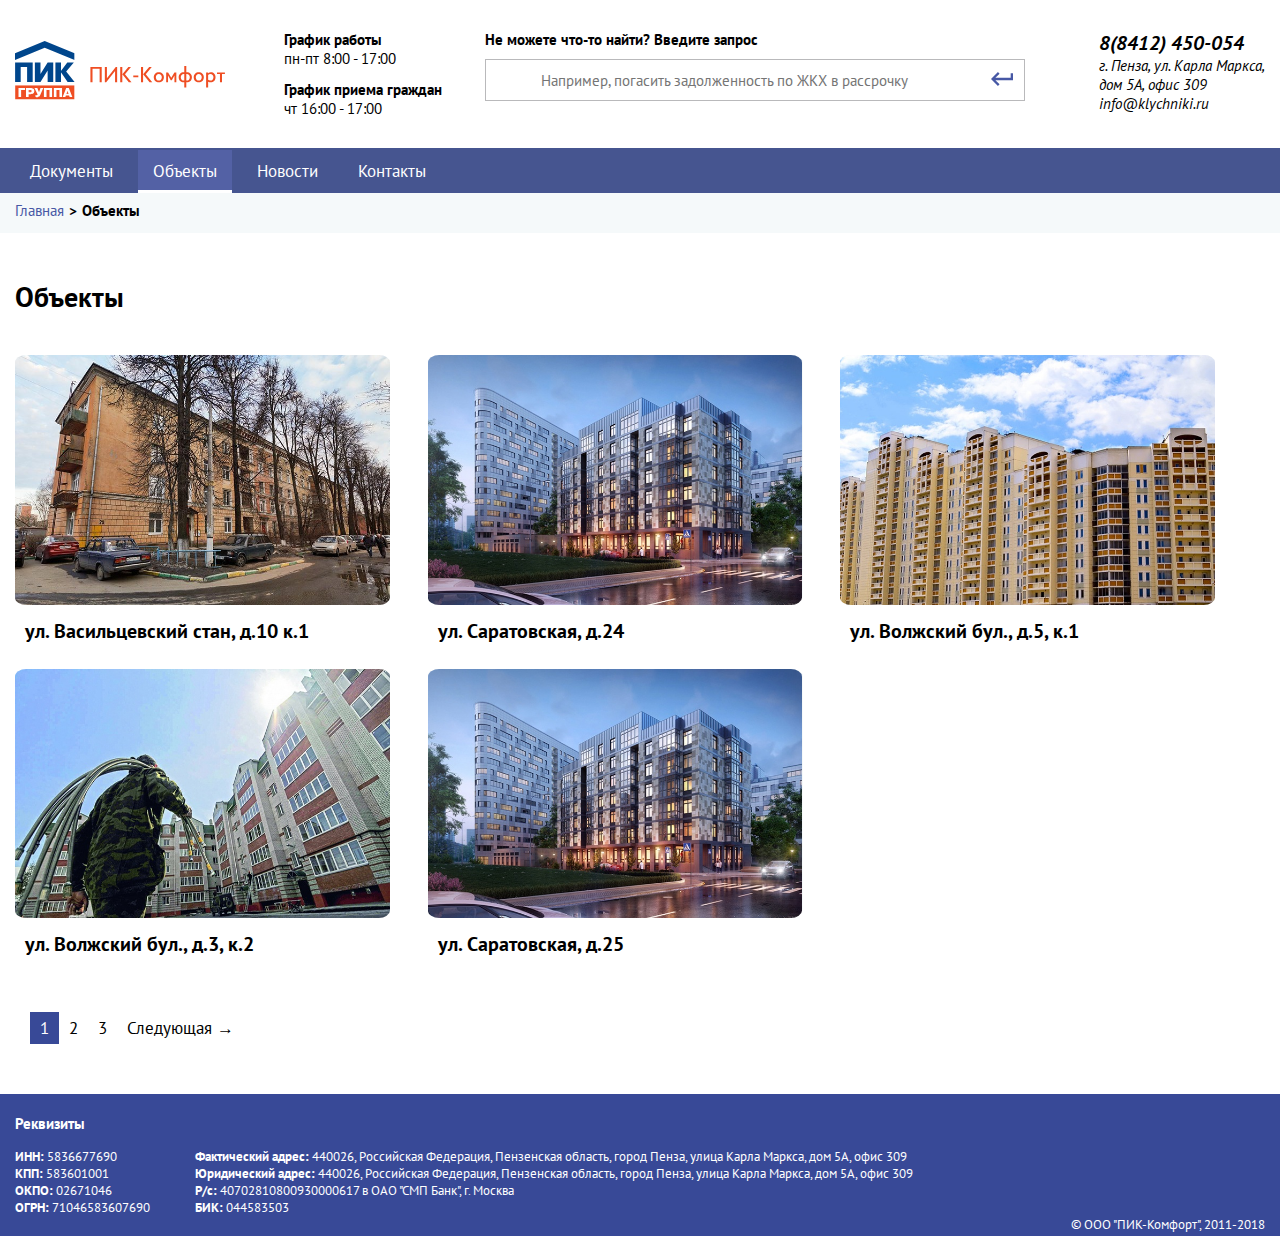
<file: index_objects.html>
<!DOCTYPE html>
<html lang="ru">
<head>
  <meta charset="utf-8">
  <meta name="viewport" content="width=device-width, initial-scale=1">
  <title>ПИК-Комфорт</title>
  <link rel="stylesheet" href="css/style.css">
  <link rel="stylesheet" href="https://fonts.googleapis.com/css?family=PT+Sans:400,700&amp;subset=cyrillic">
</head>
<body>
  <header class="header container">
    <div class="header__logo">
      <a class="link" href="https://urozaev.github.io/Piccom/#0">
        <img class="logo" src="images/logo.svg" alt="Логотип">
      </a>
    </div>
    <div class="header__layout">
      <div class="header__schedule-box">
        <div class="info" id="box">
          <div class="info__icon-box">
            <div class="info__icon clock">
            </div>
          </div>
          <div class="info__content-box">
            <h4 class="info__title">График работы</h4>
            <span class="info__text">пн-пт 8:00 - 17:00</span>
          </div>
        </div>
        <div class="info">
          <div class="info__icon-box">
            <div class="info__icon clock">
            </div>
          </div>
          <div class="info__content-box">
            <h4 class="info__title">График приема граждан</h4>
            <span class="info__text">чт 16:00 - 17:00</span>
          </div>
        </div>
      </div>
      <div class="header__contacts-inner layout">
        <div class="info">
          <div class="info__icon-box">
            <div class="info__icon phone">
            </div>
          </div>
          <div class=info__content-box>
            <a class="link link_b header__phone" href="tel:+78412450054">8(8412) 450-054</a>
          </div>
        </div>
        <div class="info">
          <div class="info__icon-box">
            <div class="info__icon point">
            </div>
          </div>
          <div class=info__content-box>
            <a class="link link_b" href="https://www.google.ru/maps/place/%D1%83%D0%BB.+%D0%9A%D0%B0%D1%80%D0%BB%D0%B0+%D0%9C%D0%B0%D1%80%D0%BA%D1%81%D0%B0,+5%D0%90,+%D0%9F%D0%B5%D0%BD%D0%B7%D0%B0,+%D0%9F%D0%B5%D0%BD%D0%B7%D0%B5%D0%BD%D1%81%D0%BA%D0%B0%D1%8F+%D0%BE%D0%B1%D0%BB.,+440026/@53.1857911,45.0052178,17z/data=!3m1!4b1!4m5!3m4!1s0x4141005b058a9a21:0x63bbbfec3b734c31!8m2!3d53.1857911!4d45.0074065">г. Пенза, ул. Карла Маркса, дом 5А, офис 309</a>
          </div>
        </div>
        <div class="info">
          <div class="info__icon-box">
            <div class="info__icon envelope">
            </div>
          </div>
          <div class=info__content-box>
            <a class="link link_b" href="mailto:info@klychniki.ru">info@klychniki.ru</a>
          </div>
        </div>
      </div>
    </div>
    <div class="header__search-box">
      <form class="form search-form" role="search">
        <label class="form__label">Не можете что-то найти? Введите запрос</label>
        <div class="form__box">
          <div class="form__icon search-icon info__icon">
          </div>
          <input id="form" name="search field" type="search" placeholder="Например, погасить задолженность по ЖКХ в рассрочку" onfocus="placeholder='';" onblur="placeholder='Например, погасить задолженность по ЖКХ в рассрочку';" aria-label="Запрос">
          <button class="form__submit" type="submit" aria-label="Найти">
            <div class="form__submit-icon info__icon">
            </div>
          </button>
        </div>
      </form>
    </div>
    <div class="header__contacts-inner">
      <div class="info">
        <div class="info__icon-box">
          <div class="info__icon phone">
          </div>
        </div>
        <div class=info__content-box>
          <a class="link link_b header__phone" href="tel:+78412450054">8(8412) 450-054</a>
        </div>
      </div>
      <div class="info">
        <div class="info__icon-box">
          <div class="info__icon point">
          </div>
        </div>
        <div class=info__content-box>
          <a class="link link_b" href="https://www.google.ru/maps/place/%D1%83%D0%BB.+%D0%9A%D0%B0%D1%80%D0%BB%D0%B0+%D0%9C%D0%B0%D1%80%D0%BA%D1%81%D0%B0,+5%D0%90,+%D0%9F%D0%B5%D0%BD%D0%B7%D0%B0,+%D0%9F%D0%B5%D0%BD%D0%B7%D0%B5%D0%BD%D1%81%D0%BA%D0%B0%D1%8F+%D0%BE%D0%B1%D0%BB.,+440026/@53.1857911,45.0052178,17z/data=!3m1!4b1!4m5!3m4!1s0x4141005b058a9a21:0x63bbbfec3b734c31!8m2!3d53.1857911!4d45.0074065">г. Пенза, ул. Карла Маркса, дом 5А, офис 309</a>
        </div>
      </div>
      <div class="info">
        <div class="info__icon-box">
          <div class="info__icon envelope">
          </div>
        </div>
        <div class=info__content-box>
          <a class="link link_b" href="mailto:info@klychniki.ru">info@klychniki.ru</a>
        </div>
      </div>
    </div>
  </header>
  <div class="panel-menu">
    <nav class="menu container">
      <button class="menu-hamburger" aria-label="menu" aria-controls="menu">
        <div id="menu-hamburger__icon">
          <span></span>
          <span></span>
          <span></span>
          <span></span>
          <span></span>
          <span></span>
        </div>
      </button>
      <ul class="menu__list">
        <li class="menu__list-item">
         <a href="https://urozaev.github.io/Piccom/index_documents.html" class="link link_w">
           <div class="menu__list-box">Документы</div>
         </a>
        </li>
      <li class="menu__list-item">
        <a href="#0" class="link link_w">
          <div class="menu__list-box menu__link">Объекты</div>
        </a>
        </li>
      <li class="menu__list-item">
        <a href="https://urozaev.github.io/Piccom/index_news.html" class="link link_w">
          <div class="menu__list-box">Новости</div>
        </a>
        </li>
      <li class="menu__list-item">
        <a href="https://urozaev.github.io/Piccom/index_contacts.html" class="link link_w">
          <div class="menu__list-box">Контакты</div>
        </a>
        </li>
      </ul>
    </nav>
  </div>
  <div class="breadcrumbs">
    <div class="breadcrumbs__inner container">
      <a class="breadcrumbs__link link" href="https://urozaev.github.io/Piccom/">
        <span class="breadcrumbs__item">Главная</span>
      </a>
      <span class="breadcrumbs__item"><b>></b></span>
      <span class="breadcrumbs__item"><b>Объекты</b></span>
    </div>
  </div>
  <div class="content-page">
    <div class="content-page__inner container">
      <main class="main">
        <h2 class="main__title">Объекты</h2>
        <div class="object">
          <div class="object__inner">
            <a class="object__link link link_b" href="https://urozaev.github.io/Piccom/index_objects-documents.html">
              <img class="object__image" src="images/object1.jpg" alt="Фото объекта">
              <span class="object__name">ул. Васильцевский стан, д.10 к.1</span>
            </a>
          </div>
          <div class="object__inner">
            <a class="object__link link link_b" href="https://urozaev.github.io/Piccom/index_objects-documents.html">
              <img class="object__image" src="images/object2.jpg" alt="Фото объекта">
              <span class="object__name">ул. Саратовская, д.24</span>
            </a>
          </div>
          <div class="object__inner">
            <a class="object__link link link_b" href="https://urozaev.github.io/Piccom/index_objects-documents.html">
              <img class="object__image" src="images/object3.jpg" alt="Фото объекта">
              <span class="object__name">ул. Волжский бул., д.5, к.1</span>
            </a>
          </div>
          <div class="object__inner">
            <a class="object__link link link_b" href="https://urozaev.github.io/Piccom/index_objects-documents.html">
              <img class="object__image" src="images/object4.jpg" alt="Фото объекта">
              <span class="object__name">ул. Волжский бул., д.3, к.2</span>
            </a>
          </div>
          <div class="object__inner">
            <a class="object__link link link_b" href="https://urozaev.github.io/Piccom/index_objects-documents.html">
              <img class="object__image" src="images/object2.jpg" alt="Фото объекта">
              <span class="object__name">ул. Саратовская, д.25</span>
            </a>
          </div>
        </div>
        <div class="pagination container">
          <span class="pagination__number first-page">1</span>
          <a class="link" href="#">
            <span class="pagination__number">2</span>
          </a>
          <a class="link" href="#">
            <span class="pagination__number">3</span>
          </a>
          <a class="link" href="#">
            <span class="pagination__number">Следующая →</span>
          </a>
        </div>
      </main>
    </div>
  </div>
  <footer class="footer">
    <div class="footer__container container">
      <h4 class="footer__title">Реквизиты</h4>
      <div class="footer__box">
        <div class="footer__content">
          <div class="footer__requisites">
            <span class="footer__text"><b>ИНН:</b>    5836677690<br><b>КПП:</b>    583601001<br><b>ОКПО:</b>    02671046<br><b>ОГРН:</b>   71046583607690</span>
          </div>
          <div class="footer__requisites">
            <span class="footer__text"><b>Фактический адрес:</b>    440026, Российская Федерация, Пензенская область, город Пенза, улица Карла Маркса, дом 5А, офис 309<br><b>Юридический адрес:</b>    440026, Российская Федерация, Пензенская область, город Пенза, улица Карла Маркса, дом 5А, офис 309<br><b>Р/с:</b>    40702810800930000617 в ОАО "СМП Банк", г. Москва<br><b>БИК:</b>    044583503</span>
          </div>
        </div>
      </div>
      <div class="footer__copyright-inner">
        <span class="footer__copyright">© ООО "ПИК-Комфорт", 2011-2018</span>
      </div>
    </div>
  </footer>
</body>
</html>
</file>
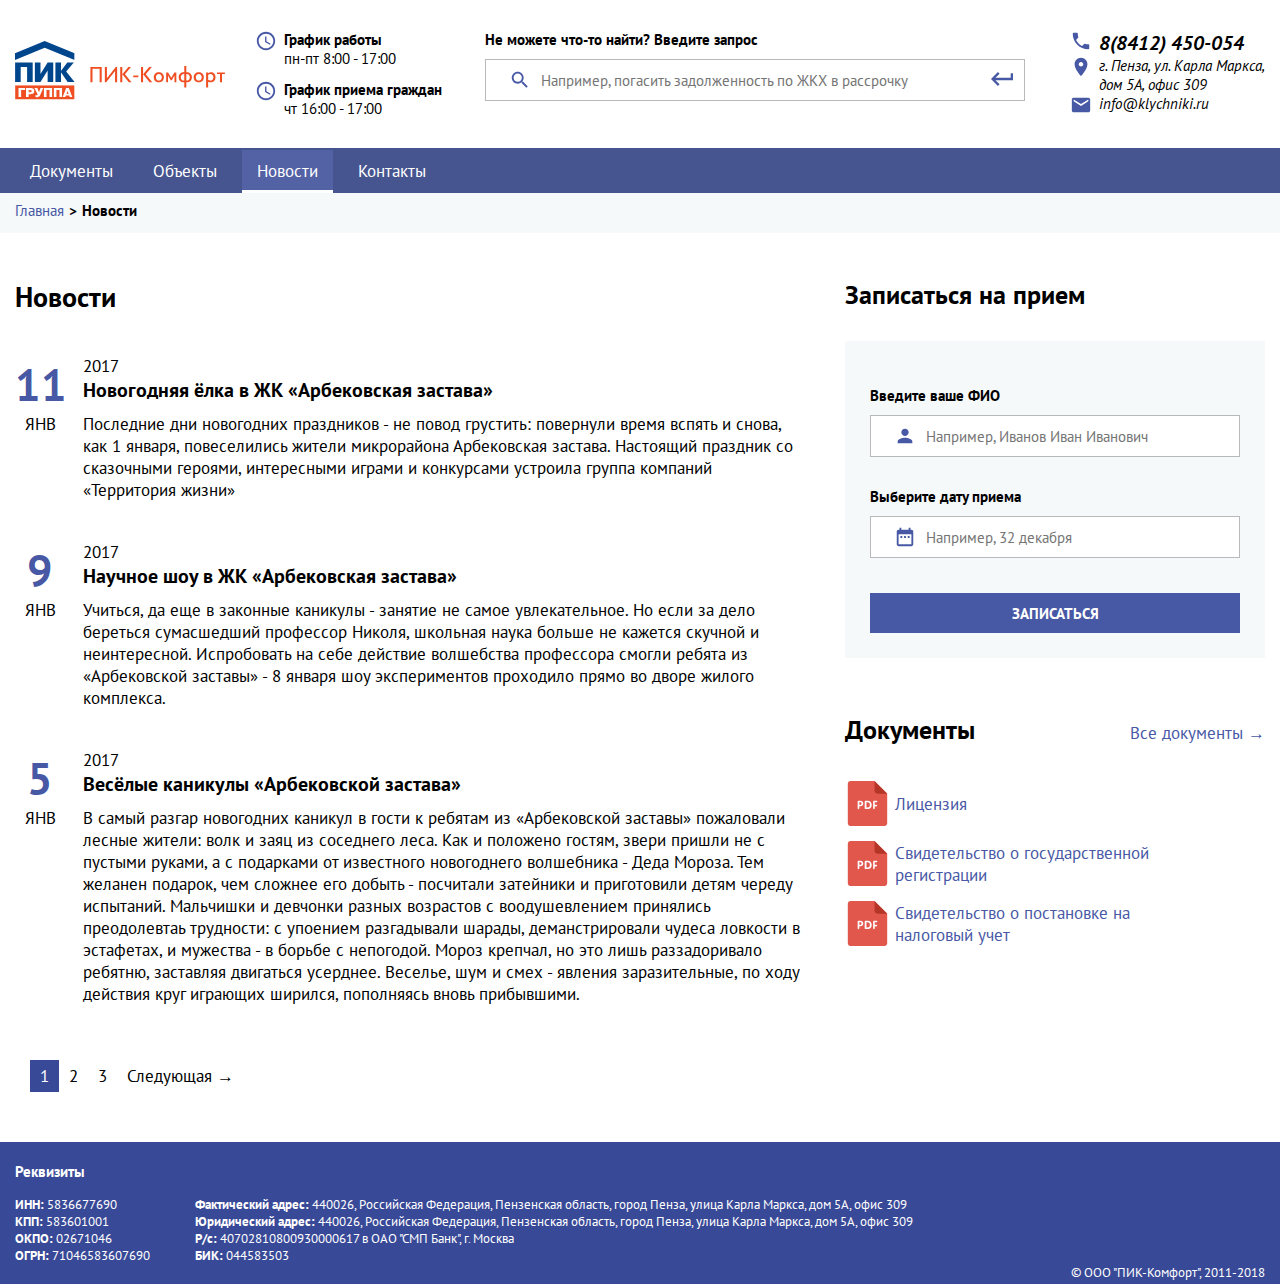
<file: news.html>
<!DOCTYPE html>
<html lang="ru">
<head>
  <meta charset="utf-8">
  <meta name="viewport" content="width=device-width, initial-scale=1">
  <title>ПИК-Комфорт</title>
  <link rel="stylesheet" href="css/style.css">
  <link rel="stylesheet" href="https://fonts.googleapis.com/css?family=PT+Sans:400,700&amp;subset=cyrillic">
</head>
<body>
  <header class="header container">
    <div class="header__logo">
      <a class="link" href="https://urozaev.github.io/Piccom/#0">
        <img class="logo" src="images/logo.svg" alt="Логотип">
      </a>
    </div>
    <div class="header__layout">
      <div class="header__schedule-box">
        <div class="info" id="box">
          <div class="info__icon-box">
            <div class="info__icon">
              <svg xmlns="http://www.w3.org/2000/svg" fill="#4758a5" viewBox="0 0 24 24">
                <path d="M11.99 2C6.47 2 2 6.48 2 12s4.47 10 9.99 10C17.52 22 22 17.52 22 12S17.52 2 11.99 2zM12 20c-4.42 0-8-3.58-8-8s3.58-8 8-8 8 3.58 8 8-3.58 8-8 8z"/>
                <path d="M0 0h24v24H0z" fill="none"/>
                <path d="M12.5 7H11v6l5.25 3.15.75-1.23-4.5-2.67z"/>
              </svg>
            </div>
          </div>
          <div class="info__content-box">
            <h4 class="info__title">График работы</h4>
            <span class="info__text">пн-пт 8:00 - 17:00</span>
          </div>
        </div>
        <div class="info">
          <div class="info__icon-box">
            <div class="info__icon">
              <svg xmlns="http://www.w3.org/2000/svg" fill="#4758a5" viewBox="0 0 24 24">
                <path d="M11.99 2C6.47 2 2 6.48 2 12s4.47 10 9.99 10C17.52 22 22 17.52 22 12S17.52 2 11.99 2zM12 20c-4.42 0-8-3.58-8-8s3.58-8 8-8 8 3.58 8 8-3.58 8-8 8z"/>
                <path d="M0 0h24v24H0z" fill="none"/>
                <path d="M12.5 7H11v6l5.25 3.15.75-1.23-4.5-2.67z"/>
              </svg>
            </div>
          </div>
          <div class="info__content-box">
            <h4 class="info__title">График приема граждан</h4>
            <span class="info__text">чт 16:00 - 17:00</span>
          </div>
        </div>
      </div>
      <div class="header__contacts-inner layout">
        <div class="info">
          <div class="info__icon-box">
            <div class="info__icon">
              <svg xmlns="http://www.w3.org/2000/svg" fill="#4758a5" viewBox="0 0 24 24">
                <path d="M0 0h24v24H0z" fill="none"/>
                <path d="M6.62 10.79c1.44 2.83 3.76 5.14 6.59 6.59l2.2-2.2c.27-.27.67-.36 1.02-.24 1.12.37 2.33.57 3.57.57.55 0 1 .45 1 1V20c0 .55-.45 1-1 1-9.39 0-17-7.61-17-17 0-.55.45-1 1-1h3.5c.55 0 1 .45 1 1 0 1.25.2 2.45.57 3.57.11.35.03.74-.25 1.02l-2.2 2.2z"/>
              </svg>
            </div>
          </div>
          <div class=info__content-box>
            <a class="link link_b header__phone" href="tel:+78412450054">8(8412) 450-054</a>
          </div>
        </div>
        <div class="info">
          <div class="info__icon-box">
            <div class="info__icon">
              <svg xmlns="http://www.w3.org/2000/svg" fill="#4758a5" viewBox="0 0 24 24">
                <path d="M12 2C8.13 2 5 5.13 5 9c0 5.25 7 13 7 13s7-7.75 7-13c0-3.87-3.13-7-7-7zm0 9.5c-1.38 0-2.5-1.12-2.5-2.5s1.12-2.5 2.5-2.5 2.5 1.12 2.5 2.5-1.12 2.5-2.5 2.5z"/>
                <path d="M0 0h24v24H0z" fill="none"/>
              </svg>
            </div>
          </div>
          <div class=info__content-box>
            <a class="link link_b" href="https://www.google.ru/maps/place/%D1%83%D0%BB.+%D0%9A%D0%B0%D1%80%D0%BB%D0%B0+%D0%9C%D0%B0%D1%80%D0%BA%D1%81%D0%B0,+5%D0%90,+%D0%9F%D0%B5%D0%BD%D0%B7%D0%B0,+%D0%9F%D0%B5%D0%BD%D0%B7%D0%B5%D0%BD%D1%81%D0%BA%D0%B0%D1%8F+%D0%BE%D0%B1%D0%BB.,+440026/@53.1857911,45.0052178,17z/data=!3m1!4b1!4m5!3m4!1s0x4141005b058a9a21:0x63bbbfec3b734c31!8m2!3d53.1857911!4d45.0074065">г. Пенза, ул. Карла Маркса, дом 5А, офис 309</a>
          </div>
        </div>
        <div class="info">
          <div class="info__icon-box">
            <div class="info__icon">
              <svg xmlns="http://www.w3.org/2000/svg" fill="#4758a5" viewBox="0 0 24 24">
                <path d="M20 4H4c-1.1 0-1.99.9-1.99 2L2 18c0 1.1.9 2 2 2h16c1.1 0 2-.9 2-2V6c0-1.1-.9-2-2-2zm0 4l-8 5-8-5V6l8 5 8-5v2z"/>
                <path d="M0 0h24v24H0z" fill="none"/>
              </svg>
            </div>
          </div>
          <div class=info__content-box>
            <a class="link link_b" href="mailto:info@klychniki.ru">info@klychniki.ru</a>
          </div>
        </div>
      </div>
    </div>
    <div class="header__search-box">
      <form class="form search-form" role="search">
        <label class="form__label">Не можете что-то найти? Введите запрос</label>
        <div class="form__box">
          <div class="form__icon info__icon">
            <svg xmlns="http://www.w3.org/2000/svg" fill="#4758a5" viewBox="0 0 24 24">
              <path d="M15.5 14h-.79l-.28-.27C15.41 12.59 16 11.11 16 9.5 16 5.91 13.09 3 9.5 3S3 5.91 3 9.5 5.91 16 9.5 16c1.61 0 3.09-.59 4.23-1.57l.27.28v.79l5 4.99L20.49 19l-4.99-5zm-6 0C7.01 14 5 11.99 5 9.5S7.01 5 9.5 5 14 7.01 14 9.5 11.99 14 9.5 14z"/>
              <path d="M0 0h24v24H0z" fill="none"/>
            </svg>
          </div>
          <input id="form" name="search field" type="search" placeholder="Например, погасить задолженность по ЖКХ в рассрочку" onfocus="placeholder='';" onblur="placeholder='Например, погасить задолженность по ЖКХ в рассрочку';" aria-label="Запрос">
          <button class="form__submit" type="submit" aria-label="Найти">
            <div class="form__submit-icon info__icon">
            </div>
          </button>
        </div>
      </form>
    </div>
    <div class="header__contacts-inner">
      <div class="info">
        <div class="info__icon-box">
          <div class="info__icon">
            <svg xmlns="http://www.w3.org/2000/svg" fill="#4758a5" viewBox="0 0 24 24">
              <path d="M0 0h24v24H0z" fill="none"/>
              <path d="M6.62 10.79c1.44 2.83 3.76 5.14 6.59 6.59l2.2-2.2c.27-.27.67-.36 1.02-.24 1.12.37 2.33.57 3.57.57.55 0 1 .45 1 1V20c0 .55-.45 1-1 1-9.39 0-17-7.61-17-17 0-.55.45-1 1-1h3.5c.55 0 1 .45 1 1 0 1.25.2 2.45.57 3.57.11.35.03.74-.25 1.02l-2.2 2.2z"/>
            </svg>
          </div>
        </div>
        <div class=info__content-box>
          <a class="link link_b header__phone" href="tel:+78412450054">8(8412) 450-054</a>
        </div>
      </div>
      <div class="info">
        <div class="info__icon-box">
          <div class="info__icon">
            <svg xmlns="http://www.w3.org/2000/svg" fill="#4758a5" viewBox="0 0 24 24">
              <path d="M12 2C8.13 2 5 5.13 5 9c0 5.25 7 13 7 13s7-7.75 7-13c0-3.87-3.13-7-7-7zm0 9.5c-1.38 0-2.5-1.12-2.5-2.5s1.12-2.5 2.5-2.5 2.5 1.12 2.5 2.5-1.12 2.5-2.5 2.5z"/>
              <path d="M0 0h24v24H0z" fill="none"/>
            </svg>
          </div>
        </div>
        <div class=info__content-box>
          <a class="link link_b" href="https://www.google.ru/maps/place/%D1%83%D0%BB.+%D0%9A%D0%B0%D1%80%D0%BB%D0%B0+%D0%9C%D0%B0%D1%80%D0%BA%D1%81%D0%B0,+5%D0%90,+%D0%9F%D0%B5%D0%BD%D0%B7%D0%B0,+%D0%9F%D0%B5%D0%BD%D0%B7%D0%B5%D0%BD%D1%81%D0%BA%D0%B0%D1%8F+%D0%BE%D0%B1%D0%BB.,+440026/@53.1857911,45.0052178,17z/data=!3m1!4b1!4m5!3m4!1s0x4141005b058a9a21:0x63bbbfec3b734c31!8m2!3d53.1857911!4d45.0074065">г. Пенза, ул. Карла Маркса, дом 5А, офис 309</a>
        </div>
      </div>
      <div class="info">
        <div class="info__icon-box">
          <div class="info__icon">
            <svg xmlns="http://www.w3.org/2000/svg" fill="#4758a5" viewBox="0 0 24 24">
              <path d="M20 4H4c-1.1 0-1.99.9-1.99 2L2 18c0 1.1.9 2 2 2h16c1.1 0 2-.9 2-2V6c0-1.1-.9-2-2-2zm0 4l-8 5-8-5V6l8 5 8-5v2z"/>
              <path d="M0 0h24v24H0z" fill="none"/>
            </svg>
          </div>
        </div>
        <div class=info__content-box>
          <a class="link link_b" href="mailto:info@klychniki.ru">info@klychniki.ru</a>
        </div>
      </div>
    </div>
  </header>
  <div class="panel-menu">
    <nav class="menu container">
      <button class="menu-hamburger" aria-label="menu" aria-controls="menu">
        <div id="menu-hamburger__icon">
          <span></span>
          <span></span>
          <span></span>
          <span></span>
          <span></span>
          <span></span>
        </div>
      </button>
      <ul class="menu__list">
        <li class="menu__list-item">
         <a href="https://urozaev.github.io/Piccom/documents.html" class="link link_w">
           <div class="menu__list-box">Документы</div>
         </a>
        </li>
      <li class="menu__list-item">
        <a href="https://urozaev.github.io/Piccom/objects.html" class="link link_w">
          <div class="menu__list-box">Объекты</div>
        </a>
        </li>
      <li class="menu__list-item">
        <a href="#0" class="link link_w">
          <div class="menu__list-box menu__link">Новости</div>
        </a>
        </li>
      <li class="menu__list-item">
        <a href="https://urozaev.github.io/Piccom/contacts.html" class="link link_w">
          <div class="menu__list-box">Контакты</div>
        </a>
        </li>
      </ul>
    </nav>
  </div>
  <div class="breadcrumbs">
    <div class="breadcrumbs__inner container">
      <a class="breadcrumbs__link link" href="https://urozaev.github.io/Piccom/">
        <span class="breadcrumbs__item">Главная</span>
      </a>
      <span class="breadcrumbs__item"><b>></b></span>
      <span class="breadcrumbs__item"><b>Новости</b></span>
    </div>
  </div>
  <div class="content-page">
    <div class="content-page__inner container">
      <main class="main">
        <h2 class="main__title">Новости</h2>
        <div class="news">
          <div class="news__date">
            <span class="news__date-day">11</span>
            <span class="news__date-month">ЯНВ</span>
          </div>
          <div class="news__inner">
            <span class="news__year">2017</span>
            <a class="link link_b" href="https://urozaev.github.io/Piccom/post-1.html">
              <h3 class="news__item-title">Новогодняя ёлка в ЖК «Арбековская застава»</h3>
            </a>
            <p class="news__text">Последние дни новогодних праздников - не повод грустить: повернули время вспять и снова, как 1 января, повеселились жители микрорайона Арбековская застава. Настоящий праздник со сказочными героями, интересными играми и конкурсами устроила группа компаний «Территория жизни»
            </p>
          </div>
        </div>
        <div class="news">
          <div class="news__date">
            <span class="news__date-day">9</span>
            <span class="news__date-month">ЯНВ</span>
          </div>
          <div class="news__inner">
            <span class="news__year">2017</span>
            <a class="link link_b" href="https://urozaev.github.io/Piccom/post-1.html">
              <h3 class="news__item-title">Научное шоу в ЖК «Арбековская застава»</h3>
            </a>
            <p class="news__text">Учиться, да еще в законные каникулы - занятие не самое увлекательное. Но если за дело береться сумасшедший профессор Николя, школьная наука больше не кажется скучной и неинтересной. Испробовать на себе действие волшебства профессора смогли ребята из «Арбековской заставы» - 8 января шоу экспериментов проходило прямо во дворе жилого комплекса.
            </p>
          </div>
        </div>
        <div class="news">
          <div class="news__date">
            <span class="news__date-day">5</span>
            <span class="news__date-month">ЯНВ</span>
          </div>
          <div class="news__inner">
            <span class="news__year">2017</span>
            <a class="link link_b" href="https://urozaev.github.io/Piccom/post-1.html">
              <h3 class="news__item-title">Весёлые каникулы «Арбековской застава»</h3>
            </a>
            <p class="news__text">В самый разгар новогодних каникул в гости к ребятам из «Арбековской заставы» пожаловали лесные жители: волк и заяц из соседнего леса. Как и положено гостям, звери пришли не с пустыми руками, а с подарками от известного новогоднего волшебника - Деда Мороза. Тем желанен подарок, чем сложнее его добыть - посчитали затейники и приготовили детям череду испытаний. Мальчишки и девчонки разных возрастов с воодушевлением принялись преодолевтаь трудности: с упоением разгадывали шарады, деманстрировали чудеса ловкости в эстафетах, и мужества - в борьбе с непогодой. Мороз крепчал, но это лишь раззадоривало ребятню, заставляя двигаться усерднее. Веселье, шум и смех - явления заразительные, по ходу действия круг играющих ширился, пополняясь вновь прибывшими.
            </p>
          </div>
        </div>
        <div class="pagination container">
          <span class="pagination__number first-page">1</span>
          <a class="link" href="#">
            <span class="pagination__number">2</span>
          </a>
          <a class="link" href="#">
            <span class="pagination__number">3</span>
          </a>
          <a class="link" href="#">
            <span class="pagination__number">Следующая →</span>
          </a>
        </div>
      </main>
      <aside class="side-bar">
        <div class="side-bar__form-box">
          <h2 class="title">Записаться на прием</h2>
          <form class="form form__layout" method="post">
            <div class="form__inner">
              <label class="form__label">Введите ваше ФИО</label>
              <div class="form__box">
                <div class="form__icon info__icon">
                  <svg xmlns="http://www.w3.org/2000/svg" fill="#4758a5" viewBox="0 0 24 24">
                    <path d="M12 12c2.21 0 4-1.79 4-4s-1.79-4-4-4-4 1.79-4 4 1.79 4 4 4zm0 2c-2.67 0-8 1.34-8 4v2h16v-2c0-2.66-5.33-4-8-4z"/>
                    <path d="M0 0h24v24H0z" fill="none"/>
                  </svg>
                </div>
                <input type="text" name="username" id="form" placeholder="Например, Иванов Иван Иванович" onfocus="placeholder='';" onblur="placeholder='Например, Иванов Иван Иванович';" aria-label="Введите ФИО">
              </div>
            </div>
            <div class="form__inner">
              <label class="form__label">Выберите дату приема</label>
              <div class="form__box">
                <div class="form__icon info__icon">
                  <svg xmlns="http://www.w3.org/2000/svg" fill="#4758a5" viewBox="0 0 24 24">
                    <path d="M9 11H7v2h2v-2zm4 0h-2v2h2v-2zm4 0h-2v2h2v-2zm2-7h-1V2h-2v2H8V2H6v2H5c-1.11 0-1.99.9-1.99 2L3 20c0 1.1.89 2 2 2h14c1.1 0 2-.9 2-2V6c0-1.1-.9-2-2-2zm0 16H5V9h14v11z"/>
                    <path d="M0 0h24v24H0z" fill="none"/>
                  </svg>
                </div>
                <input type="text" name="date" id="form" placeholder="Например, 32 декабря" onfocus="placeholder='';" onblur="placeholder='Например, 32 декабря';" aria-label="Записаться">
              </div>
            </div>
            <button class="form__button" aria-label="Записаться">ЗАПИСАТЬСЯ</button>
          </form>
        </div>
        <div class="documents">
          <div class="documents__header">
            <h2 class="title">Документы</h2>
            <a class="documents__link link" href="https://urozaev.github.io/Piccom/documents.html">
              <span class="documents__text">Все документы →</span>
            </a>
          </div>
          <div class="documents__inner">
            <div class="documents__item">
              <div class="documents__image">
              </div>
              <a class="documents__link link" href="#">
                <span class="documents__name">Лицензия</span>
              </a>
            </div>
            <div class="documents__item">
              <div class="documents__image">
              </div>
              <a class="documents__link link" href="#">
                <span class="documents__name">Свидетельство о государственной регистрации</span>
              </a>
            </div>
            <div class="documents__item">
              <div class="documents__image">
              </div>
              <a class="documents__link link" href="#">
                <span class="documents__name">Свидетельство о постановке на налоговый учет</span>
              </a>
            </div>
          </div>
        </div>
      </aside>
    </div>
  </div>
  <footer class="footer">
    <div class="footer__container container">
      <h4 class="footer__title">Реквизиты</h4>
      <div class="footer__box">
        <div class="footer__content">
          <div class="footer__requisites">
            <span class="footer__text"><b>ИНН:</b>    5836677690<br><b>КПП:</b>    583601001<br><b>ОКПО:</b>    02671046<br><b>ОГРН:</b>   71046583607690</span>
          </div>
          <div class="footer__requisites">
            <span class="footer__text"><b>Фактический адрес:</b>    440026, Российская Федерация, Пензенская область, город Пенза, улица Карла Маркса, дом 5А, офис 309<br><b>Юридический адрес:</b>    440026, Российская Федерация, Пензенская область, город Пенза, улица Карла Маркса, дом 5А, офис 309<br><b>Р/с:</b>    40702810800930000617 в ОАО "СМП Банк", г. Москва<br><b>БИК:</b>    044583503</span>
          </div>
        </div>
      </div>
      <div class="footer__copyright-inner">
        <span class="footer__copyright">© ООО "ПИК-Комфорт", 2011-2018</span>
      </div>
    </div>
  </footer>
</body>
</html>
</file>
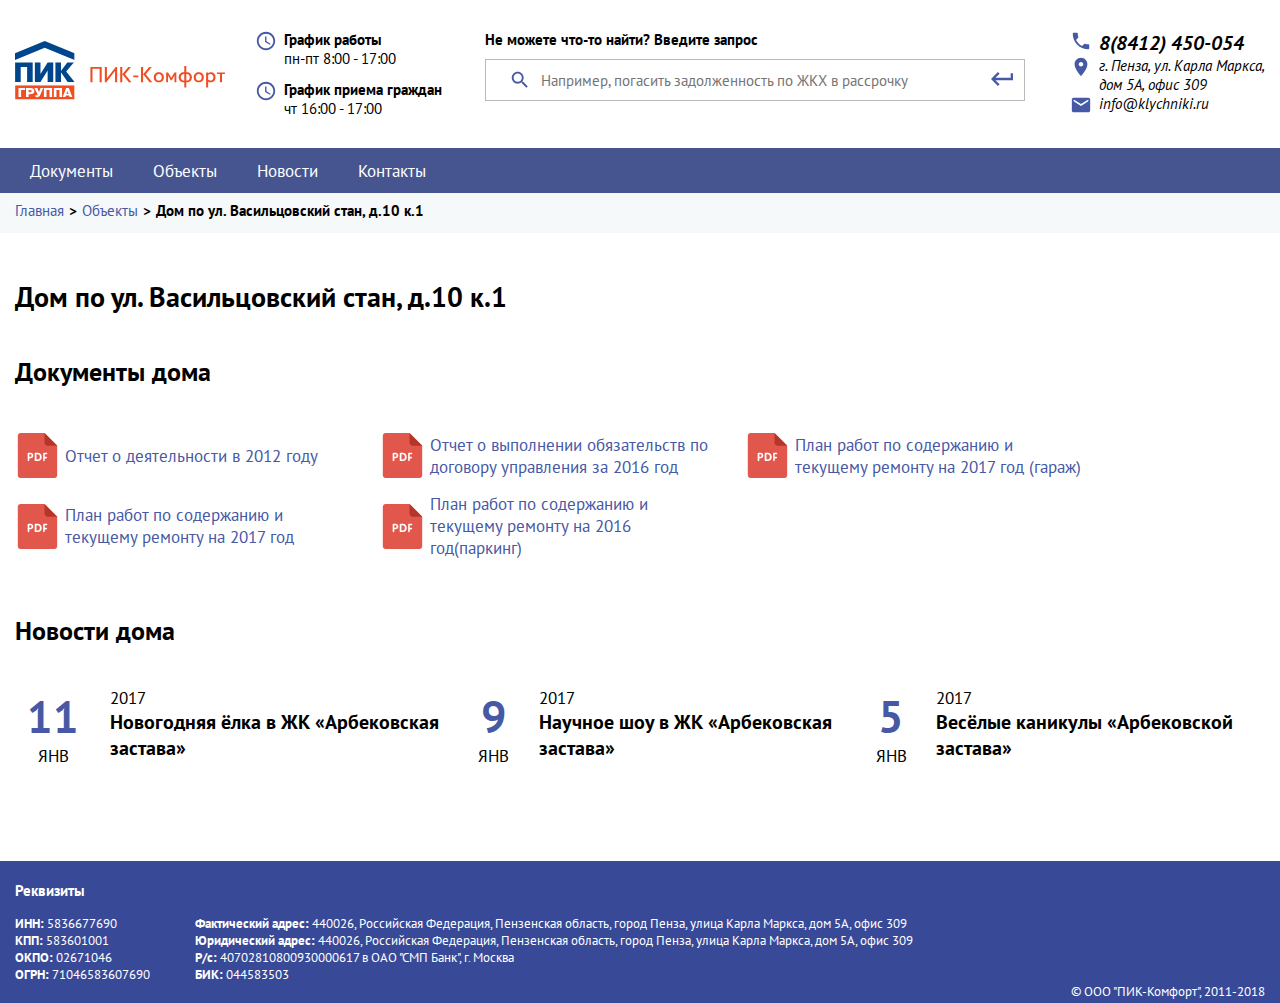
<file: object-1.html>
<!DOCTYPE html>
<html lang="ru">
<head>
  <meta charset="utf-8">
  <meta name="viewport" content="width=device-width, initial-scale=1">
  <title>ПИК-Комфорт</title>
  <link rel="stylesheet" href="css/style.css">
  <link rel="stylesheet" href="https://fonts.googleapis.com/css?family=PT+Sans:400,700&amp;subset=cyrillic">
</head>
<body>
  <header class="header container">
    <div class="header__logo">
      <a class="link" href="https://urozaev.github.io/Piccom/#0">
        <img class="logo" src="images/logo.svg" alt="Логотип">
      </a>
    </div>
    <div class="header__layout">
      <div class="header__schedule-box">
        <div class="info" id="box">
          <div class="info__icon-box">
            <div class="info__icon">
              <svg xmlns="http://www.w3.org/2000/svg" fill="#4758a5" viewBox="0 0 24 24">
                <path d="M11.99 2C6.47 2 2 6.48 2 12s4.47 10 9.99 10C17.52 22 22 17.52 22 12S17.52 2 11.99 2zM12 20c-4.42 0-8-3.58-8-8s3.58-8 8-8 8 3.58 8 8-3.58 8-8 8z"/>
                <path d="M0 0h24v24H0z" fill="none"/>
                <path d="M12.5 7H11v6l5.25 3.15.75-1.23-4.5-2.67z"/>
              </svg>
            </div>
          </div>
          <div class="info__content-box">
            <h4 class="info__title">График работы</h4>
            <span class="info__text">пн-пт 8:00 - 17:00</span>
          </div>
        </div>
        <div class="info">
          <div class="info__icon-box">
            <div class="info__icon">
              <svg xmlns="http://www.w3.org/2000/svg" fill="#4758a5" viewBox="0 0 24 24">
                <path d="M11.99 2C6.47 2 2 6.48 2 12s4.47 10 9.99 10C17.52 22 22 17.52 22 12S17.52 2 11.99 2zM12 20c-4.42 0-8-3.58-8-8s3.58-8 8-8 8 3.58 8 8-3.58 8-8 8z"/>
                <path d="M0 0h24v24H0z" fill="none"/>
                <path d="M12.5 7H11v6l5.25 3.15.75-1.23-4.5-2.67z"/>
              </svg>
            </div>
          </div>
          <div class="info__content-box">
            <h4 class="info__title">График приема граждан</h4>
            <span class="info__text">чт 16:00 - 17:00</span>
          </div>
        </div>
      </div>
      <div class="header__contacts-inner layout">
        <div class="info">
          <div class="info__icon-box">
            <div class="info__icon">
              <svg xmlns="http://www.w3.org/2000/svg" fill="#4758a5" viewBox="0 0 24 24">
                <path d="M0 0h24v24H0z" fill="none"/>
                <path d="M6.62 10.79c1.44 2.83 3.76 5.14 6.59 6.59l2.2-2.2c.27-.27.67-.36 1.02-.24 1.12.37 2.33.57 3.57.57.55 0 1 .45 1 1V20c0 .55-.45 1-1 1-9.39 0-17-7.61-17-17 0-.55.45-1 1-1h3.5c.55 0 1 .45 1 1 0 1.25.2 2.45.57 3.57.11.35.03.74-.25 1.02l-2.2 2.2z"/>
              </svg>
            </div>
          </div>
          <div class=info__content-box>
            <a class="link link_b header__phone" href="tel:+78412450054">8(8412) 450-054</a>
          </div>
        </div>
        <div class="info">
          <div class="info__icon-box">
            <div class="info__icon">
              <svg xmlns="http://www.w3.org/2000/svg" fill="#4758a5" viewBox="0 0 24 24">
                <path d="M12 2C8.13 2 5 5.13 5 9c0 5.25 7 13 7 13s7-7.75 7-13c0-3.87-3.13-7-7-7zm0 9.5c-1.38 0-2.5-1.12-2.5-2.5s1.12-2.5 2.5-2.5 2.5 1.12 2.5 2.5-1.12 2.5-2.5 2.5z"/>
                <path d="M0 0h24v24H0z" fill="none"/>
              </svg>
            </div>
          </div>
          <div class=info__content-box>
            <a class="link link_b" href="https://www.google.ru/maps/place/%D1%83%D0%BB.+%D0%9A%D0%B0%D1%80%D0%BB%D0%B0+%D0%9C%D0%B0%D1%80%D0%BA%D1%81%D0%B0,+5%D0%90,+%D0%9F%D0%B5%D0%BD%D0%B7%D0%B0,+%D0%9F%D0%B5%D0%BD%D0%B7%D0%B5%D0%BD%D1%81%D0%BA%D0%B0%D1%8F+%D0%BE%D0%B1%D0%BB.,+440026/@53.1857911,45.0052178,17z/data=!3m1!4b1!4m5!3m4!1s0x4141005b058a9a21:0x63bbbfec3b734c31!8m2!3d53.1857911!4d45.0074065">г. Пенза, ул. Карла Маркса, дом 5А, офис 309</a>
          </div>
        </div>
        <div class="info">
          <div class="info__icon-box">
            <div class="info__icon">
              <svg xmlns="http://www.w3.org/2000/svg" fill="#4758a5" viewBox="0 0 24 24">
                <path d="M20 4H4c-1.1 0-1.99.9-1.99 2L2 18c0 1.1.9 2 2 2h16c1.1 0 2-.9 2-2V6c0-1.1-.9-2-2-2zm0 4l-8 5-8-5V6l8 5 8-5v2z"/>
                <path d="M0 0h24v24H0z" fill="none"/>
              </svg>
            </div>
          </div>
          <div class=info__content-box>
            <a class="link link_b" href="mailto:info@klychniki.ru">info@klychniki.ru</a>
          </div>
        </div>
      </div>
    </div>
    <div class="header__search-box">
      <form class="form search-form" role="search">
        <label class="form__label">Не можете что-то найти? Введите запрос</label>
        <div class="form__box">
          <div class="form__icon info__icon">
            <svg xmlns="http://www.w3.org/2000/svg" fill="#4758a5" viewBox="0 0 24 24">
              <path d="M15.5 14h-.79l-.28-.27C15.41 12.59 16 11.11 16 9.5 16 5.91 13.09 3 9.5 3S3 5.91 3 9.5 5.91 16 9.5 16c1.61 0 3.09-.59 4.23-1.57l.27.28v.79l5 4.99L20.49 19l-4.99-5zm-6 0C7.01 14 5 11.99 5 9.5S7.01 5 9.5 5 14 7.01 14 9.5 11.99 14 9.5 14z"/>
              <path d="M0 0h24v24H0z" fill="none"/>
            </svg>
          </div>
          <input id="form" name="search field" type="search" placeholder="Например, погасить задолженность по ЖКХ в рассрочку" onfocus="placeholder='';" onblur="placeholder='Например, погасить задолженность по ЖКХ в рассрочку';" aria-label="Запрос">
          <button class="form__submit" type="submit" aria-label="Найти">
            <div class="form__submit-icon info__icon">
            </div>
          </button>
        </div>
      </form>
    </div>
    <div class="header__contacts-inner">
      <div class="info">
        <div class="info__icon-box">
          <div class="info__icon">
            <svg xmlns="http://www.w3.org/2000/svg" fill="#4758a5" viewBox="0 0 24 24">
              <path d="M0 0h24v24H0z" fill="none"/>
              <path d="M6.62 10.79c1.44 2.83 3.76 5.14 6.59 6.59l2.2-2.2c.27-.27.67-.36 1.02-.24 1.12.37 2.33.57 3.57.57.55 0 1 .45 1 1V20c0 .55-.45 1-1 1-9.39 0-17-7.61-17-17 0-.55.45-1 1-1h3.5c.55 0 1 .45 1 1 0 1.25.2 2.45.57 3.57.11.35.03.74-.25 1.02l-2.2 2.2z"/>
            </svg>
          </div>
        </div>
        <div class=info__content-box>
          <a class="link link_b header__phone" href="tel:+78412450054">8(8412) 450-054</a>
        </div>
      </div>
      <div class="info">
        <div class="info__icon-box">
          <div class="info__icon">
            <svg xmlns="http://www.w3.org/2000/svg" fill="#4758a5" viewBox="0 0 24 24">
              <path d="M12 2C8.13 2 5 5.13 5 9c0 5.25 7 13 7 13s7-7.75 7-13c0-3.87-3.13-7-7-7zm0 9.5c-1.38 0-2.5-1.12-2.5-2.5s1.12-2.5 2.5-2.5 2.5 1.12 2.5 2.5-1.12 2.5-2.5 2.5z"/>
              <path d="M0 0h24v24H0z" fill="none"/>
            </svg>
          </div>
        </div>
        <div class=info__content-box>
          <a class="link link_b" href="https://www.google.ru/maps/place/%D1%83%D0%BB.+%D0%9A%D0%B0%D1%80%D0%BB%D0%B0+%D0%9C%D0%B0%D1%80%D0%BA%D1%81%D0%B0,+5%D0%90,+%D0%9F%D0%B5%D0%BD%D0%B7%D0%B0,+%D0%9F%D0%B5%D0%BD%D0%B7%D0%B5%D0%BD%D1%81%D0%BA%D0%B0%D1%8F+%D0%BE%D0%B1%D0%BB.,+440026/@53.1857911,45.0052178,17z/data=!3m1!4b1!4m5!3m4!1s0x4141005b058a9a21:0x63bbbfec3b734c31!8m2!3d53.1857911!4d45.0074065">г. Пенза, ул. Карла Маркса, дом 5А, офис 309</a>
        </div>
      </div>
      <div class="info">
        <div class="info__icon-box">
          <div class="info__icon">
            <svg xmlns="http://www.w3.org/2000/svg" fill="#4758a5" viewBox="0 0 24 24">
              <path d="M20 4H4c-1.1 0-1.99.9-1.99 2L2 18c0 1.1.9 2 2 2h16c1.1 0 2-.9 2-2V6c0-1.1-.9-2-2-2zm0 4l-8 5-8-5V6l8 5 8-5v2z"/>
              <path d="M0 0h24v24H0z" fill="none"/>
            </svg>
          </div>
        </div>
        <div class=info__content-box>
          <a class="link link_b" href="mailto:info@klychniki.ru">info@klychniki.ru</a>
        </div>
      </div>
    </div>
  </header>
  <div class="panel-menu">
    <nav class="menu container">
      <button class="menu-hamburger" aria-label="menu" aria-controls="menu">
        <div id="menu-hamburger__icon">
          <span></span>
          <span></span>
          <span></span>
          <span></span>
          <span></span>
          <span></span>
        </div>
      </button>
      <ul class="menu__list">
        <li class="menu__list-item">
         <a href="https://urozaev.github.io/Piccom/documents.html" class="link link_w">
           <div class="menu__list-box">Документы</div>
         </a>
        </li>
      <li class="menu__list-item">
        <a href="https://urozaev.github.io/Piccom/objects.html" class="link link_w">
          <div class="menu__list-box">Объекты</div>
        </a>
        </li>
      <li class="menu__list-item">
        <a href="https://urozaev.github.io/Piccom/news.html" class="link link_w">
          <div class="menu__list-box">Новости</div>
        </a>
        </li>
      <li class="menu__list-item">
        <a href="https://urozaev.github.io/Piccom/contacts.html" class="link link_w">
          <div class="menu__list-box">Контакты</div>
        </a>
        </li>
      </ul>
    </nav>
  </div>
  <div class="breadcrumbs">
    <div class="breadcrumbs__inner container">
      <a class="breadcrumbs__link link" href="https://urozaev.github.io/Piccom/">
        <span class="breadcrumbs__item">Главная</span>
      </a>
      <span class="breadcrumbs__item"><b>></b></span>
      <a class="breadcrumbs__link link" href="https://urozaev.github.io/Piccom/objects.html">
        <span class="breadcrumbs__item">Объекты</span>
      </a>
      <span class="breadcrumbs__item"><b>></b></span>
      <span class="breadcrumbs__item"><b>Дом по ул. Васильцовский стан, д.10 к.1</b></span>
    </div>
  </div>
  <div class="content-page">
    <div class="content-page__inner container">
      <main class="main">
        <h2 class="main__title">Дом по ул. Васильцовский стан, д.10 к.1</h2>
        <div class="documents">
          <h2 class="title">Документы дома</h2>
          <div class="documents__inner">
            <div class="documents__item">
              <div class="documents__image">
              </div>
              <a class="documents__link link" href="#">
                <span class="documents__name">Отчет о деятельности в 2012 году</span>
              </a>
            </div>
            <div class="documents__item">
              <div class="documents__image">
              </div>
              <a class="documents__link link" href="#">
                <span class="documents__name">Отчет о выполнении обязательств по договору управления за 2016 год</span>
              </a>
            </div>
            <div class="documents__item">
              <div class="documents__image">
              </div>
              <a class="documents__link link" href="#">
                <span class="documents__name">План работ по содержанию и текущему ремонту на 2017 год (гараж)</span>
              </a>
            </div>
            <div class="documents__item">
              <div class="documents__image">
              </div>
              <a class="documents__link link" href="#">
                <span class="documents__name">План работ по содержанию и текущему ремонту на 2017 год</span>
              </a>
            </div>
            <div class="documents__item">
              <div class="documents__image">
              </div>
              <a class="documents__link link" href="#">
                <span class="documents__name">План работ по содержанию и текущему ремонту на 2016 год(паркинг)</span>
              </a>
            </div>
          </div>
        </div>
      </main>
    </div>
    <section class="latest container">
      <h2 class="title">Новости дома</h2>
      <div class="latest__box">
        <div class="news">
          <div class="news__date">
            <span class="news__date-day">11</span>
            <span class="news__date-month">ЯНВ</span>
          </div>
          <div class="news__inner">
            <span class="news__year">2017</span>
            <a class="link link_b" href="https://urozaev.github.io/Piccom/post-1.html">
              <h3 class="news__item-title">Новогодняя ёлка в ЖК «Арбековская застава»</h3>
            </a>
            <p class="news__text">
            </p>
          </div>
        </div>
        <div class="news">
          <div class="news__date">
            <span class="news__date-day">9</span>
            <span class="news__date-month">ЯНВ</span>
          </div>
          <div class="news__inner">
            <span class="news__year">2017</span>
            <a class="link link_b" href="https://urozaev.github.io/Piccom/post-1.html">
              <h3 class="news__item-title">Научное шоу в ЖК «Арбековская застава»</h3>
            </a>
            <p class="news__text">
            </p>
          </div>
        </div>
        <div class="news">
          <div class="news__date">
            <span class="news__date-day">5</span>
            <span class="news__date-month">ЯНВ</span>
          </div>
          <div class="news__inner">
            <span class="news__year">2017</span>
            <a class="link link_b" href="https://urozaev.github.io/Piccom/post-1.html">
              <h3 class="news__item-title">Весёлые каникулы «Арбековской застава»</h3>
            </a>
            <p class="news__text">
            </p>
          </div>
        </div>
      </div>
    </section>
  </div>
  <footer class="footer">
    <div class="footer__container container">
      <h4 class="footer__title">Реквизиты</h4>
      <div class="footer__box">
        <div class="footer__content">
          <div class="footer__requisites">
            <span class="footer__text"><b>ИНН:</b>    5836677690<br><b>КПП:</b>    583601001<br><b>ОКПО:</b>    02671046<br><b>ОГРН:</b>   71046583607690</span>
          </div>
          <div class="footer__requisites">
            <span class="footer__text"><b>Фактический адрес:</b>    440026, Российская Федерация, Пензенская область, город Пенза, улица Карла Маркса, дом 5А, офис 309<br><b>Юридический адрес:</b>    440026, Российская Федерация, Пензенская область, город Пенза, улица Карла Маркса, дом 5А, офис 309<br><b>Р/с:</b>    40702810800930000617 в ОАО "СМП Банк", г. Москва<br><b>БИК:</b>    044583503</span>
          </div>
        </div>
      </div>
      <div class="footer__copyright-inner">
        <span class="footer__copyright">© ООО "ПИК-Комфорт", 2011-2018</span>
      </div>
    </div>
  </footer>
</body>
</html>
</file>
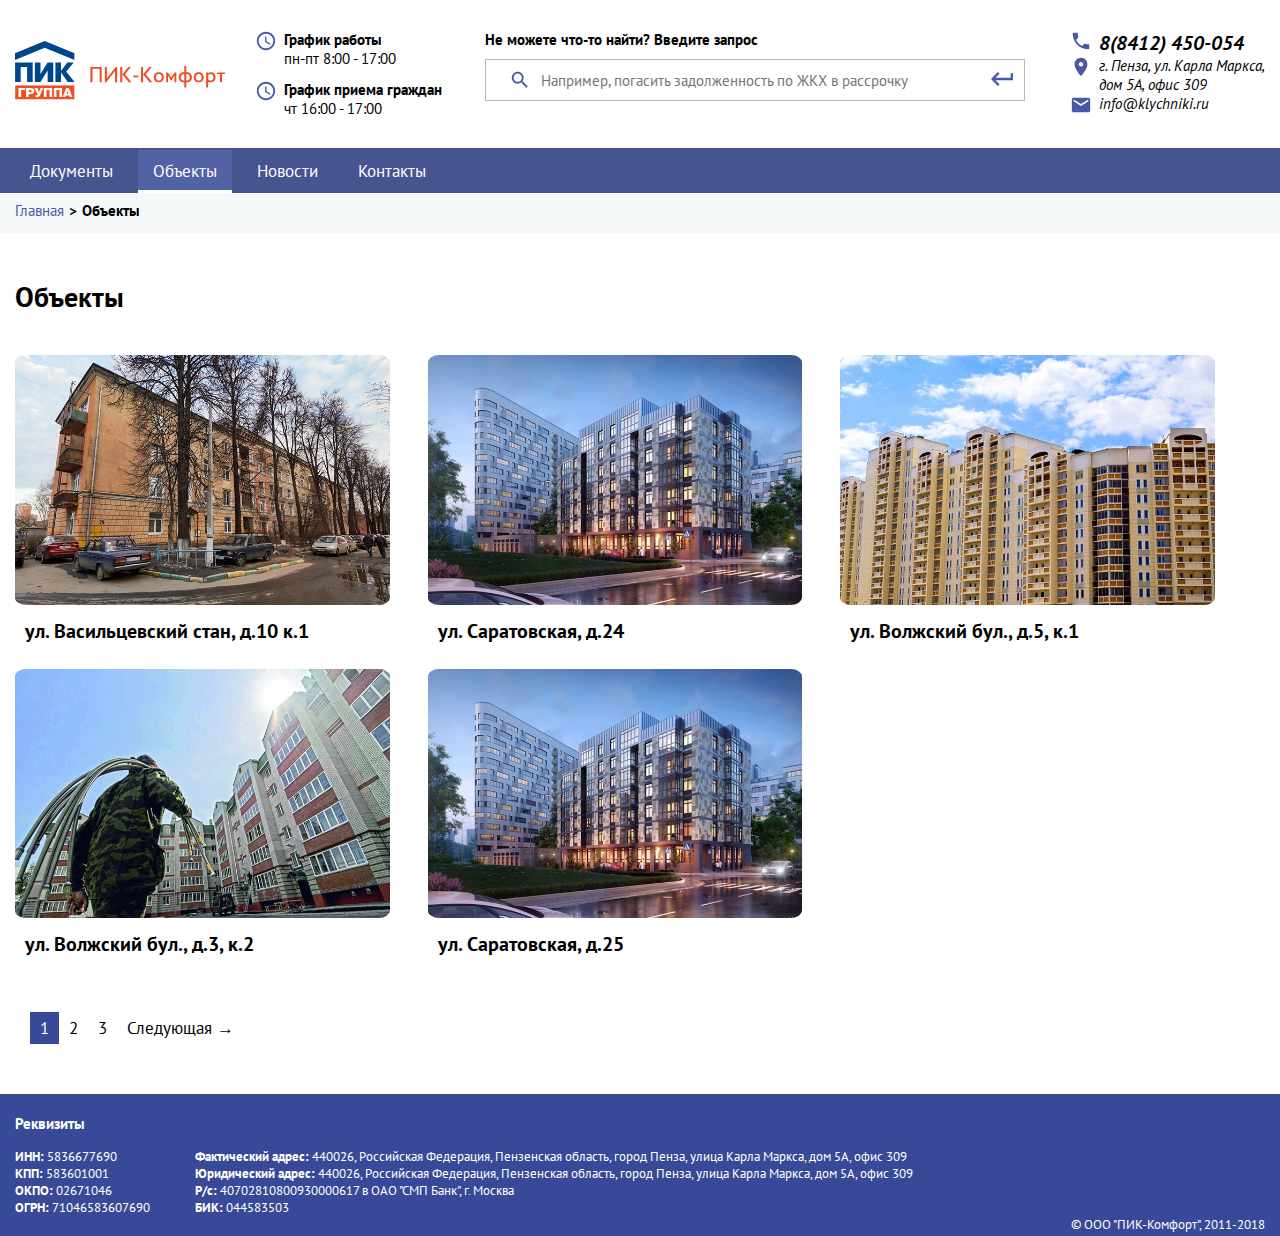
<file: objects.html>
<!DOCTYPE html>
<html lang="ru">
<head>
  <meta charset="utf-8">
  <meta name="viewport" content="width=device-width, initial-scale=1">
  <title>ПИК-Комфорт</title>
  <link rel="stylesheet" href="css/style.css">
  <link rel="stylesheet" href="https://fonts.googleapis.com/css?family=PT+Sans:400,700&amp;subset=cyrillic">
</head>
<body>
  <header class="header container">
    <div class="header__logo">
      <a class="link" href="https://urozaev.github.io/Piccom/#0">
        <img class="logo" src="images/logo.svg" alt="Логотип">
      </a>
    </div>
    <div class="header__layout">
      <div class="header__schedule-box">
        <div class="info" id="box">
          <div class="info__icon-box">
            <div class="info__icon">
              <svg xmlns="http://www.w3.org/2000/svg" fill="#4758a5" viewBox="0 0 24 24">
                <path d="M11.99 2C6.47 2 2 6.48 2 12s4.47 10 9.99 10C17.52 22 22 17.52 22 12S17.52 2 11.99 2zM12 20c-4.42 0-8-3.58-8-8s3.58-8 8-8 8 3.58 8 8-3.58 8-8 8z"/>
                <path d="M0 0h24v24H0z" fill="none"/>
                <path d="M12.5 7H11v6l5.25 3.15.75-1.23-4.5-2.67z"/>
              </svg>
            </div>
          </div>
          <div class="info__content-box">
            <h4 class="info__title">График работы</h4>
            <span class="info__text">пн-пт 8:00 - 17:00</span>
          </div>
        </div>
        <div class="info">
          <div class="info__icon-box">
            <div class="info__icon">
              <svg xmlns="http://www.w3.org/2000/svg" fill="#4758a5" viewBox="0 0 24 24">
                <path d="M11.99 2C6.47 2 2 6.48 2 12s4.47 10 9.99 10C17.52 22 22 17.52 22 12S17.52 2 11.99 2zM12 20c-4.42 0-8-3.58-8-8s3.58-8 8-8 8 3.58 8 8-3.58 8-8 8z"/>
                <path d="M0 0h24v24H0z" fill="none"/>
                <path d="M12.5 7H11v6l5.25 3.15.75-1.23-4.5-2.67z"/>
              </svg>
            </div>
          </div>
          <div class="info__content-box">
            <h4 class="info__title">График приема граждан</h4>
            <span class="info__text">чт 16:00 - 17:00</span>
          </div>
        </div>
      </div>
      <div class="header__contacts-inner layout">
        <div class="info">
          <div class="info__icon-box">
            <div class="info__icon">
              <svg xmlns="http://www.w3.org/2000/svg" fill="#4758a5" viewBox="0 0 24 24">
                <path d="M0 0h24v24H0z" fill="none"/>
                <path d="M6.62 10.79c1.44 2.83 3.76 5.14 6.59 6.59l2.2-2.2c.27-.27.67-.36 1.02-.24 1.12.37 2.33.57 3.57.57.55 0 1 .45 1 1V20c0 .55-.45 1-1 1-9.39 0-17-7.61-17-17 0-.55.45-1 1-1h3.5c.55 0 1 .45 1 1 0 1.25.2 2.45.57 3.57.11.35.03.74-.25 1.02l-2.2 2.2z"/>
              </svg>
            </div>
          </div>
          <div class=info__content-box>
            <a class="link link_b header__phone" href="tel:+78412450054">8(8412) 450-054</a>
          </div>
        </div>
        <div class="info">
          <div class="info__icon-box">
            <div class="info__icon">
              <svg xmlns="http://www.w3.org/2000/svg" fill="#4758a5" viewBox="0 0 24 24">
                <path d="M12 2C8.13 2 5 5.13 5 9c0 5.25 7 13 7 13s7-7.75 7-13c0-3.87-3.13-7-7-7zm0 9.5c-1.38 0-2.5-1.12-2.5-2.5s1.12-2.5 2.5-2.5 2.5 1.12 2.5 2.5-1.12 2.5-2.5 2.5z"/>
                <path d="M0 0h24v24H0z" fill="none"/>
              </svg>
            </div>
          </div>
          <div class=info__content-box>
            <a class="link link_b" href="https://www.google.ru/maps/place/%D1%83%D0%BB.+%D0%9A%D0%B0%D1%80%D0%BB%D0%B0+%D0%9C%D0%B0%D1%80%D0%BA%D1%81%D0%B0,+5%D0%90,+%D0%9F%D0%B5%D0%BD%D0%B7%D0%B0,+%D0%9F%D0%B5%D0%BD%D0%B7%D0%B5%D0%BD%D1%81%D0%BA%D0%B0%D1%8F+%D0%BE%D0%B1%D0%BB.,+440026/@53.1857911,45.0052178,17z/data=!3m1!4b1!4m5!3m4!1s0x4141005b058a9a21:0x63bbbfec3b734c31!8m2!3d53.1857911!4d45.0074065">г. Пенза, ул. Карла Маркса, дом 5А, офис 309</a>
          </div>
        </div>
        <div class="info">
          <div class="info__icon-box">
            <div class="info__icon">
              <svg xmlns="http://www.w3.org/2000/svg" fill="#4758a5" viewBox="0 0 24 24">
                <path d="M20 4H4c-1.1 0-1.99.9-1.99 2L2 18c0 1.1.9 2 2 2h16c1.1 0 2-.9 2-2V6c0-1.1-.9-2-2-2zm0 4l-8 5-8-5V6l8 5 8-5v2z"/>
                <path d="M0 0h24v24H0z" fill="none"/>
              </svg>
            </div>
          </div>
          <div class=info__content-box>
            <a class="link link_b" href="mailto:info@klychniki.ru">info@klychniki.ru</a>
          </div>
        </div>
      </div>
    </div>
    <div class="header__search-box">
      <form class="form search-form" role="search">
        <label class="form__label">Не можете что-то найти? Введите запрос</label>
        <div class="form__box">
          <div class="form__icon info__icon">
            <svg xmlns="http://www.w3.org/2000/svg" fill="#4758a5" viewBox="0 0 24 24">
              <path d="M15.5 14h-.79l-.28-.27C15.41 12.59 16 11.11 16 9.5 16 5.91 13.09 3 9.5 3S3 5.91 3 9.5 5.91 16 9.5 16c1.61 0 3.09-.59 4.23-1.57l.27.28v.79l5 4.99L20.49 19l-4.99-5zm-6 0C7.01 14 5 11.99 5 9.5S7.01 5 9.5 5 14 7.01 14 9.5 11.99 14 9.5 14z"/>
              <path d="M0 0h24v24H0z" fill="none"/>
            </svg>
          </div>
          <input id="form" name="search field" type="search" placeholder="Например, погасить задолженность по ЖКХ в рассрочку" onfocus="placeholder='';" onblur="placeholder='Например, погасить задолженность по ЖКХ в рассрочку';" aria-label="Запрос">
          <button class="form__submit" type="submit" aria-label="Найти">
            <div class="form__submit-icon info__icon">
            </div>
          </button>
        </div>
      </form>
    </div>
    <div class="header__contacts-inner">
      <div class="info">
        <div class="info__icon-box">
          <div class="info__icon">
            <svg xmlns="http://www.w3.org/2000/svg" fill="#4758a5" viewBox="0 0 24 24">
              <path d="M0 0h24v24H0z" fill="none"/>
              <path d="M6.62 10.79c1.44 2.83 3.76 5.14 6.59 6.59l2.2-2.2c.27-.27.67-.36 1.02-.24 1.12.37 2.33.57 3.57.57.55 0 1 .45 1 1V20c0 .55-.45 1-1 1-9.39 0-17-7.61-17-17 0-.55.45-1 1-1h3.5c.55 0 1 .45 1 1 0 1.25.2 2.45.57 3.57.11.35.03.74-.25 1.02l-2.2 2.2z"/>
            </svg>
          </div>
        </div>
        <div class=info__content-box>
          <a class="link link_b header__phone" href="tel:+78412450054">8(8412) 450-054</a>
        </div>
      </div>
      <div class="info">
        <div class="info__icon-box">
          <div class="info__icon">
            <svg xmlns="http://www.w3.org/2000/svg" fill="#4758a5" viewBox="0 0 24 24">
              <path d="M12 2C8.13 2 5 5.13 5 9c0 5.25 7 13 7 13s7-7.75 7-13c0-3.87-3.13-7-7-7zm0 9.5c-1.38 0-2.5-1.12-2.5-2.5s1.12-2.5 2.5-2.5 2.5 1.12 2.5 2.5-1.12 2.5-2.5 2.5z"/>
              <path d="M0 0h24v24H0z" fill="none"/>
            </svg>
          </div>
        </div>
        <div class=info__content-box>
          <a class="link link_b" href="https://www.google.ru/maps/place/%D1%83%D0%BB.+%D0%9A%D0%B0%D1%80%D0%BB%D0%B0+%D0%9C%D0%B0%D1%80%D0%BA%D1%81%D0%B0,+5%D0%90,+%D0%9F%D0%B5%D0%BD%D0%B7%D0%B0,+%D0%9F%D0%B5%D0%BD%D0%B7%D0%B5%D0%BD%D1%81%D0%BA%D0%B0%D1%8F+%D0%BE%D0%B1%D0%BB.,+440026/@53.1857911,45.0052178,17z/data=!3m1!4b1!4m5!3m4!1s0x4141005b058a9a21:0x63bbbfec3b734c31!8m2!3d53.1857911!4d45.0074065">г. Пенза, ул. Карла Маркса, дом 5А, офис 309</a>
        </div>
      </div>
      <div class="info">
        <div class="info__icon-box">
          <div class="info__icon">
            <svg xmlns="http://www.w3.org/2000/svg" fill="#4758a5" viewBox="0 0 24 24">
              <path d="M20 4H4c-1.1 0-1.99.9-1.99 2L2 18c0 1.1.9 2 2 2h16c1.1 0 2-.9 2-2V6c0-1.1-.9-2-2-2zm0 4l-8 5-8-5V6l8 5 8-5v2z"/>
              <path d="M0 0h24v24H0z" fill="none"/>
            </svg>
          </div>
        </div>
        <div class=info__content-box>
          <a class="link link_b" href="mailto:info@klychniki.ru">info@klychniki.ru</a>
        </div>
      </div>
    </div>
  </header>
  <div class="panel-menu">
    <nav class="menu container">
      <button class="menu-hamburger" aria-label="menu" aria-controls="menu">
        <div id="menu-hamburger__icon">
          <span></span>
          <span></span>
          <span></span>
          <span></span>
          <span></span>
          <span></span>
        </div>
      </button>
      <ul class="menu__list">
        <li class="menu__list-item">
         <a href="https://urozaev.github.io/Piccom/documents.html" class="link link_w">
           <div class="menu__list-box">Документы</div>
         </a>
        </li>
      <li class="menu__list-item">
        <a href="#0" class="link link_w">
          <div class="menu__list-box menu__link">Объекты</div>
        </a>
        </li>
      <li class="menu__list-item">
        <a href="https://urozaev.github.io/Piccom/news.html" class="link link_w">
          <div class="menu__list-box">Новости</div>
        </a>
        </li>
      <li class="menu__list-item">
        <a href="https://urozaev.github.io/Piccom/contacts.html" class="link link_w">
          <div class="menu__list-box">Контакты</div>
        </a>
        </li>
      </ul>
    </nav>
  </div>
  <div class="breadcrumbs">
    <div class="breadcrumbs__inner container">
      <a class="breadcrumbs__link link" href="https://urozaev.github.io/Piccom/">
        <span class="breadcrumbs__item">Главная</span>
      </a>
      <span class="breadcrumbs__item"><b>></b></span>
      <span class="breadcrumbs__item"><b>Объекты</b></span>
    </div>
  </div>
  <div class="content-page">
    <div class="content-page__inner container">
      <main class="main">
        <h2 class="main__title">Объекты</h2>
        <div class="object">
          <div class="object__inner">
            <a class="object__link link link_b" href="https://urozaev.github.io/Piccom/object-1.html">
              <img class="object__image" src="images/object1.jpg" alt="Фото объекта">
              <span class="object__name">ул. Васильцевский стан, д.10 к.1</span>
            </a>
          </div>
          <div class="object__inner">
            <a class="object__link link link_b" href="https://urozaev.github.io/Piccom/object-1.html">
              <img class="object__image" src="images/object2.jpg" alt="Фото объекта">
              <span class="object__name">ул. Саратовская, д.24</span>
            </a>
          </div>
          <div class="object__inner">
            <a class="object__link link link_b" href="https://urozaev.github.io/Piccom/object-1.html">
              <img class="object__image" src="images/object3.jpg" alt="Фото объекта">
              <span class="object__name">ул. Волжский бул., д.5, к.1</span>
            </a>
          </div>
          <div class="object__inner">
            <a class="object__link link link_b" href="https://urozaev.github.io/Piccom/object-1.html">
              <img class="object__image" src="images/object4.jpg" alt="Фото объекта">
              <span class="object__name">ул. Волжский бул., д.3, к.2</span>
            </a>
          </div>
          <div class="object__inner">
            <a class="object__link link link_b" href="https://urozaev.github.io/Piccom/object-1.html">
              <img class="object__image" src="images/object2.jpg" alt="Фото объекта">
              <span class="object__name">ул. Саратовская, д.25</span>
            </a>
          </div>
        </div>
        <div class="pagination container">
          <span class="pagination__number first-page">1</span>
          <a class="link" href="#">
            <span class="pagination__number">2</span>
          </a>
          <a class="link" href="#">
            <span class="pagination__number">3</span>
          </a>
          <a class="link" href="#">
            <span class="pagination__number">Следующая →</span>
          </a>
        </div>
      </main>
    </div>
  </div>
  <footer class="footer">
    <div class="footer__container container">
      <h4 class="footer__title">Реквизиты</h4>
      <div class="footer__box">
        <div class="footer__content">
          <div class="footer__requisites">
            <span class="footer__text"><b>ИНН:</b>    5836677690<br><b>КПП:</b>    583601001<br><b>ОКПО:</b>    02671046<br><b>ОГРН:</b>   71046583607690</span>
          </div>
          <div class="footer__requisites">
            <span class="footer__text"><b>Фактический адрес:</b>    440026, Российская Федерация, Пензенская область, город Пенза, улица Карла Маркса, дом 5А, офис 309<br><b>Юридический адрес:</b>    440026, Российская Федерация, Пензенская область, город Пенза, улица Карла Маркса, дом 5А, офис 309<br><b>Р/с:</b>    40702810800930000617 в ОАО "СМП Банк", г. Москва<br><b>БИК:</b>    044583503</span>
          </div>
        </div>
      </div>
      <div class="footer__copyright-inner">
        <span class="footer__copyright">© ООО "ПИК-Комфорт", 2011-2018</span>
      </div>
    </div>
  </footer>
</body>
</html>
</file>
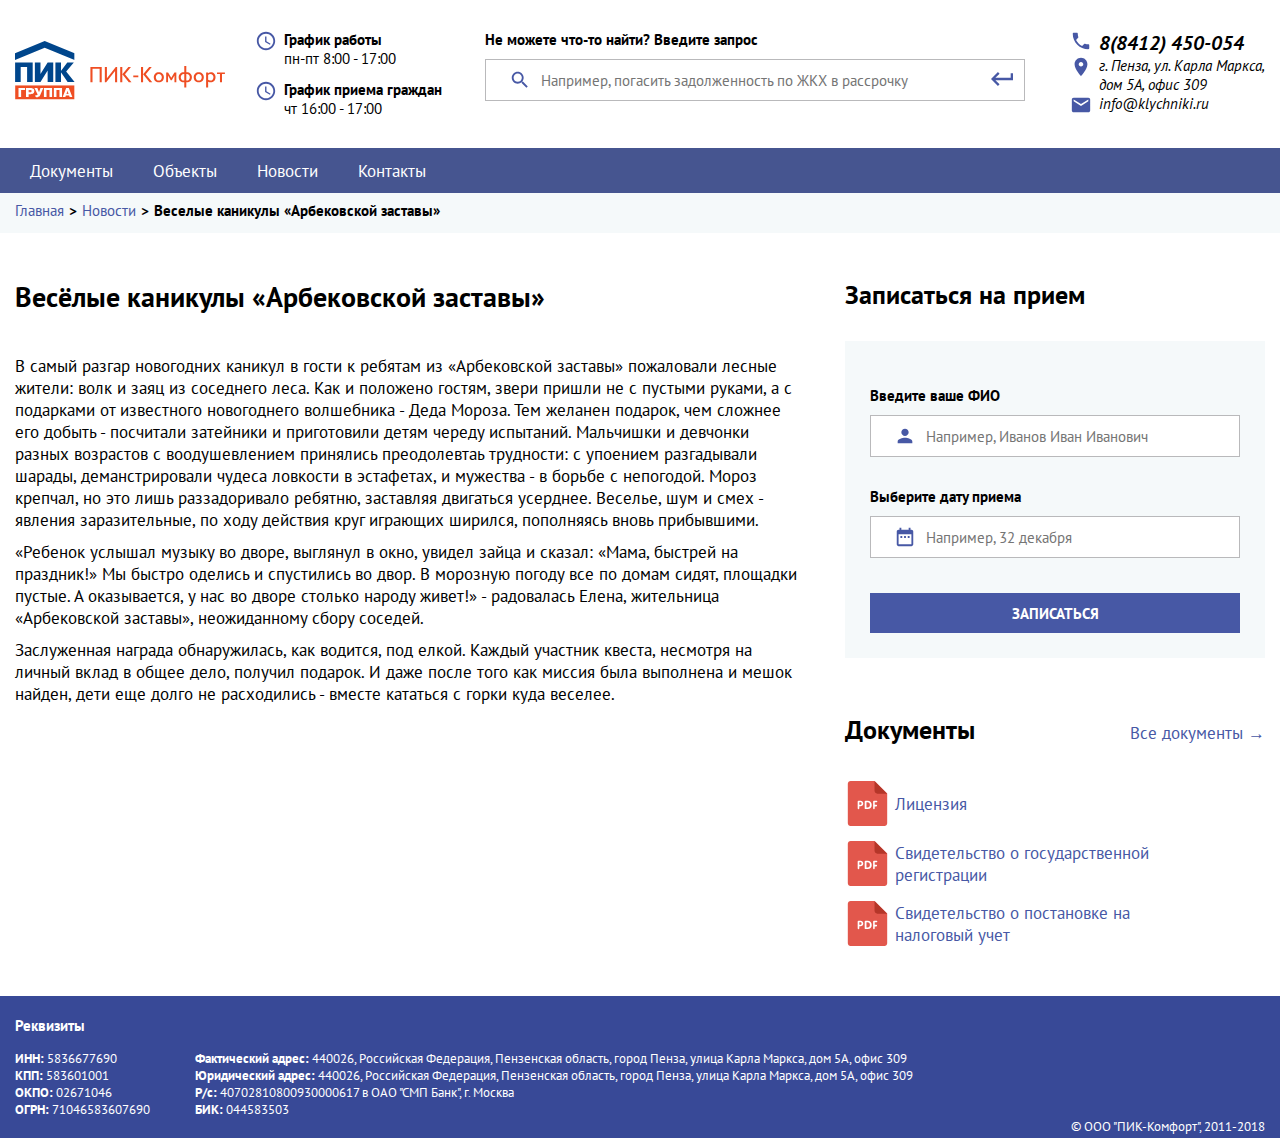
<file: post-1.html>
<!DOCTYPE html>
<html lang="ru">
<head>
  <meta charset="utf-8">
  <meta name="viewport" content="width=device-width, initial-scale=1">
  <title>ПИК-Комфорт</title>
  <link rel="stylesheet" href="css/style.css">
  <link rel="stylesheet" href="https://fonts.googleapis.com/css?family=PT+Sans:400,700&amp;subset=cyrillic">
</head>
<body>
  <header class="header container">
    <div class="header__logo">
      <a class="link" href="https://urozaev.github.io/Piccom/#0">
        <img class="logo" src="images/logo.svg" alt="Логотип">
      </a>
    </div>
    <div class="header__layout">
      <div class="header__schedule-box">
        <div class="info" id="box">
          <div class="info__icon-box">
            <div class="info__icon">
              <svg xmlns="http://www.w3.org/2000/svg" fill="#4758a5" viewBox="0 0 24 24">
                <path d="M11.99 2C6.47 2 2 6.48 2 12s4.47 10 9.99 10C17.52 22 22 17.52 22 12S17.52 2 11.99 2zM12 20c-4.42 0-8-3.58-8-8s3.58-8 8-8 8 3.58 8 8-3.58 8-8 8z"/>
                <path d="M0 0h24v24H0z" fill="none"/>
                <path d="M12.5 7H11v6l5.25 3.15.75-1.23-4.5-2.67z"/>
              </svg>
            </div>
          </div>
          <div class="info__content-box">
            <h4 class="info__title">График работы</h4>
            <span class="info__text">пн-пт 8:00 - 17:00</span>
          </div>
        </div>
        <div class="info">
          <div class="info__icon-box">
            <div class="info__icon">
              <svg xmlns="http://www.w3.org/2000/svg" fill="#4758a5" viewBox="0 0 24 24">
                <path d="M11.99 2C6.47 2 2 6.48 2 12s4.47 10 9.99 10C17.52 22 22 17.52 22 12S17.52 2 11.99 2zM12 20c-4.42 0-8-3.58-8-8s3.58-8 8-8 8 3.58 8 8-3.58 8-8 8z"/>
                <path d="M0 0h24v24H0z" fill="none"/>
                <path d="M12.5 7H11v6l5.25 3.15.75-1.23-4.5-2.67z"/>
              </svg>
            </div>
          </div>
          <div class="info__content-box">
            <h4 class="info__title">График приема граждан</h4>
            <span class="info__text">чт 16:00 - 17:00</span>
          </div>
        </div>
      </div>
      <div class="header__contacts-inner layout">
        <div class="info">
          <div class="info__icon-box">
            <div class="info__icon">
              <svg xmlns="http://www.w3.org/2000/svg" fill="#4758a5" viewBox="0 0 24 24">
                <path d="M0 0h24v24H0z" fill="none"/>
                <path d="M6.62 10.79c1.44 2.83 3.76 5.14 6.59 6.59l2.2-2.2c.27-.27.67-.36 1.02-.24 1.12.37 2.33.57 3.57.57.55 0 1 .45 1 1V20c0 .55-.45 1-1 1-9.39 0-17-7.61-17-17 0-.55.45-1 1-1h3.5c.55 0 1 .45 1 1 0 1.25.2 2.45.57 3.57.11.35.03.74-.25 1.02l-2.2 2.2z"/>
              </svg>
            </div>
          </div>
          <div class=info__content-box>
            <a class="link link_b header__phone" href="tel:+78412450054">8(8412) 450-054</a>
          </div>
        </div>
        <div class="info">
          <div class="info__icon-box">
            <div class="info__icon">
              <svg xmlns="http://www.w3.org/2000/svg" fill="#4758a5" viewBox="0 0 24 24">
                <path d="M12 2C8.13 2 5 5.13 5 9c0 5.25 7 13 7 13s7-7.75 7-13c0-3.87-3.13-7-7-7zm0 9.5c-1.38 0-2.5-1.12-2.5-2.5s1.12-2.5 2.5-2.5 2.5 1.12 2.5 2.5-1.12 2.5-2.5 2.5z"/>
                <path d="M0 0h24v24H0z" fill="none"/>
              </svg>
            </div>
          </div>
          <div class=info__content-box>
            <a class="link link_b" href="https://www.google.ru/maps/place/%D1%83%D0%BB.+%D0%9A%D0%B0%D1%80%D0%BB%D0%B0+%D0%9C%D0%B0%D1%80%D0%BA%D1%81%D0%B0,+5%D0%90,+%D0%9F%D0%B5%D0%BD%D0%B7%D0%B0,+%D0%9F%D0%B5%D0%BD%D0%B7%D0%B5%D0%BD%D1%81%D0%BA%D0%B0%D1%8F+%D0%BE%D0%B1%D0%BB.,+440026/@53.1857911,45.0052178,17z/data=!3m1!4b1!4m5!3m4!1s0x4141005b058a9a21:0x63bbbfec3b734c31!8m2!3d53.1857911!4d45.0074065">г. Пенза, ул. Карла Маркса, дом 5А, офис 309</a>
          </div>
        </div>
        <div class="info">
          <div class="info__icon-box">
            <div class="info__icon">
              <svg xmlns="http://www.w3.org/2000/svg" fill="#4758a5" viewBox="0 0 24 24">
                <path d="M20 4H4c-1.1 0-1.99.9-1.99 2L2 18c0 1.1.9 2 2 2h16c1.1 0 2-.9 2-2V6c0-1.1-.9-2-2-2zm0 4l-8 5-8-5V6l8 5 8-5v2z"/>
                <path d="M0 0h24v24H0z" fill="none"/>
              </svg>
            </div>
          </div>
          <div class=info__content-box>
            <a class="link link_b" href="mailto:info@klychniki.ru">info@klychniki.ru</a>
          </div>
        </div>
      </div>
    </div>
    <div class="header__search-box">
      <form class="form search-form" role="search">
        <label class="form__label">Не можете что-то найти? Введите запрос</label>
        <div class="form__box">
          <div class="form__icon info__icon">
            <svg xmlns="http://www.w3.org/2000/svg" fill="#4758a5" viewBox="0 0 24 24">
              <path d="M15.5 14h-.79l-.28-.27C15.41 12.59 16 11.11 16 9.5 16 5.91 13.09 3 9.5 3S3 5.91 3 9.5 5.91 16 9.5 16c1.61 0 3.09-.59 4.23-1.57l.27.28v.79l5 4.99L20.49 19l-4.99-5zm-6 0C7.01 14 5 11.99 5 9.5S7.01 5 9.5 5 14 7.01 14 9.5 11.99 14 9.5 14z"/>
              <path d="M0 0h24v24H0z" fill="none"/>
            </svg>
          </div>
          <input id="form" name="search field" type="search" placeholder="Например, погасить задолженность по ЖКХ в рассрочку" onfocus="placeholder='';" onblur="placeholder='Например, погасить задолженность по ЖКХ в рассрочку';" aria-label="Запрос">
          <button class="form__submit" type="submit" aria-label="Найти">
            <div class="form__submit-icon info__icon">
            </div>
          </button>
        </div>
      </form>
    </div>
    <div class="header__contacts-inner">
      <div class="info">
        <div class="info__icon-box">
          <div class="info__icon">
            <svg xmlns="http://www.w3.org/2000/svg" fill="#4758a5" viewBox="0 0 24 24">
              <path d="M0 0h24v24H0z" fill="none"/>
              <path d="M6.62 10.79c1.44 2.83 3.76 5.14 6.59 6.59l2.2-2.2c.27-.27.67-.36 1.02-.24 1.12.37 2.33.57 3.57.57.55 0 1 .45 1 1V20c0 .55-.45 1-1 1-9.39 0-17-7.61-17-17 0-.55.45-1 1-1h3.5c.55 0 1 .45 1 1 0 1.25.2 2.45.57 3.57.11.35.03.74-.25 1.02l-2.2 2.2z"/>
            </svg>
          </div>
        </div>
        <div class=info__content-box>
          <a class="link link_b header__phone" href="tel:+78412450054">8(8412) 450-054</a>
        </div>
      </div>
      <div class="info">
        <div class="info__icon-box">
          <div class="info__icon">
            <svg xmlns="http://www.w3.org/2000/svg" fill="#4758a5" viewBox="0 0 24 24">
              <path d="M12 2C8.13 2 5 5.13 5 9c0 5.25 7 13 7 13s7-7.75 7-13c0-3.87-3.13-7-7-7zm0 9.5c-1.38 0-2.5-1.12-2.5-2.5s1.12-2.5 2.5-2.5 2.5 1.12 2.5 2.5-1.12 2.5-2.5 2.5z"/>
              <path d="M0 0h24v24H0z" fill="none"/>
            </svg>
          </div>
        </div>
        <div class=info__content-box>
          <a class="link link_b" href="https://www.google.ru/maps/place/%D1%83%D0%BB.+%D0%9A%D0%B0%D1%80%D0%BB%D0%B0+%D0%9C%D0%B0%D1%80%D0%BA%D1%81%D0%B0,+5%D0%90,+%D0%9F%D0%B5%D0%BD%D0%B7%D0%B0,+%D0%9F%D0%B5%D0%BD%D0%B7%D0%B5%D0%BD%D1%81%D0%BA%D0%B0%D1%8F+%D0%BE%D0%B1%D0%BB.,+440026/@53.1857911,45.0052178,17z/data=!3m1!4b1!4m5!3m4!1s0x4141005b058a9a21:0x63bbbfec3b734c31!8m2!3d53.1857911!4d45.0074065">г. Пенза, ул. Карла Маркса, дом 5А, офис 309</a>
        </div>
      </div>
      <div class="info">
        <div class="info__icon-box">
          <div class="info__icon">
            <svg xmlns="http://www.w3.org/2000/svg" fill="#4758a5" viewBox="0 0 24 24">
              <path d="M20 4H4c-1.1 0-1.99.9-1.99 2L2 18c0 1.1.9 2 2 2h16c1.1 0 2-.9 2-2V6c0-1.1-.9-2-2-2zm0 4l-8 5-8-5V6l8 5 8-5v2z"/>
              <path d="M0 0h24v24H0z" fill="none"/>
            </svg>
          </div>
        </div>
        <div class=info__content-box>
          <a class="link link_b" href="mailto:info@klychniki.ru">info@klychniki.ru</a>
        </div>
      </div>
    </div>
  </header>
  <div class="panel-menu">
    <nav class="menu container">
      <button class="menu-hamburger" aria-label="menu" aria-controls="menu">
        <div id="menu-hamburger__icon">
          <span></span>
          <span></span>
          <span></span>
          <span></span>
          <span></span>
          <span></span>
        </div>
      </button>
      <ul class="menu__list">
        <li class="menu__list-item">
         <a href="https://urozaev.github.io/Piccom/documents.html" class="link link_w">
           <div class="menu__list-box">Документы</div>
         </a>
        </li>
      <li class="menu__list-item">
        <a href="https://urozaev.github.io/Piccom/objects.html" class="link link_w">
          <div class="menu__list-box">Объекты</div>
        </a>
        </li>
      <li class="menu__list-item">
        <a href="https://urozaev.github.io/Piccom/news.html" class="link link_w">
          <div class="menu__list-box">Новости</div>
        </a>
        </li>
      <li class="menu__list-item">
        <a href="https://urozaev.github.io/Piccom/contacts.html" class="link link_w">
          <div class="menu__list-box">Контакты</div>
        </a>
        </li>
      </ul>
    </nav>
  </div>
  <div class="breadcrumbs">
    <div class="breadcrumbs__inner container">
      <a class="breadcrumbs__link link" href="https://urozaev.github.io/Piccom/">
        <span class="breadcrumbs__item">Главная</span>
      </a>
      <span class="breadcrumbs__item"><b>></b></span>
      <a class="breadcrumbs__link link" href="https://urozaev.github.io/Piccom/news.html">
        <span class="breadcrumbs__item">Новости</span>
      </a>
      <span class="breadcrumbs__item"><b>></b></span>
      <span class="breadcrumbs__item"><b>Веселые каникулы «Арбековской заставы»</b></span>
    </div>
  </div>
  <div class="content-page">
    <div class="content-page__inner container">
      <main class="main">
        <h2 class="main__title">Весёлые каникулы «Арбековской заставы»</h2>
        <p class="news__text">В самый разгар новогодних каникул в гости к ребятам из «Арбековской заставы» пожаловали лесные жители: волк и заяц из соседнего леса. Как и положено гостям, звери пришли не с пустыми руками, а с подарками от известного новогоднего волшебника - Деда Мороза. Тем желанен подарок, чем сложнее его добыть - посчитали затейники и приготовили детям череду испытаний. Мальчишки и девчонки разных возрастов с воодушевлением принялись преодолевтаь трудности: с упоением разгадывали шарады, деманстрировали чудеса ловкости в эстафетах, и мужества - в борьбе с непогодой. Мороз крепчал, но это лишь раззадоривало ребятню, заставляя двигаться усерднее. Веселье, шум и смех - явления заразительные, по ходу действия круг играющих ширился, пополняясь вновь прибывшими.
        </p>
        <p class="news__text">«Ребенок услышал музыку во дворе, выглянул в окно, увидел зайца и сказал: «Мама, быстрей на праздник!» Мы быстро оделись и спустились во двор. В морозную погоду все по домам сидят, площадки пустые. А оказывается, у нас во дворе столько народу живет!» - радовалась Елена, жительница «Арбековской заставы», неожиданному сбору соседей.
        </p>
        <p class="news__text">Заслуженная награда обнаружилась, как водится, под елкой. Каждый участник квеста, несмотря на личный вклад в общее дело, получил подарок. И даже после того как миссия была выполнена и мешок найден, дети еще долго не расходились - вместе кататься с горки куда веселее.
        </p>
      </main>
      <aside class="side-bar">
        <div class="side-bar__form-box">
          <h2 class="title">Записаться на прием</h2>
          <form class="form form__layout" method="post">
            <div class="form__inner">
              <label class="form__label">Введите ваше ФИО</label>
              <div class="form__box">
                <div class="form__icon info__icon">
                  <svg xmlns="http://www.w3.org/2000/svg" fill="#4758a5" viewBox="0 0 24 24">
                    <path d="M12 12c2.21 0 4-1.79 4-4s-1.79-4-4-4-4 1.79-4 4 1.79 4 4 4zm0 2c-2.67 0-8 1.34-8 4v2h16v-2c0-2.66-5.33-4-8-4z"/>
                    <path d="M0 0h24v24H0z" fill="none"/>
                  </svg>
                </div>
                <input type="text" name="username" id="form" placeholder="Например, Иванов Иван Иванович" onfocus="placeholder='';" onblur="placeholder='Например, Иванов Иван Иванович';" aria-label="Введите ФИО">
              </div>
            </div>
            <div class="form__inner">
              <label class="form__label">Выберите дату приема</label>
              <div class="form__box">
                <div class="form__icon info__icon">
                  <svg xmlns="http://www.w3.org/2000/svg" fill="#4758a5" viewBox="0 0 24 24">
                    <path d="M9 11H7v2h2v-2zm4 0h-2v2h2v-2zm4 0h-2v2h2v-2zm2-7h-1V2h-2v2H8V2H6v2H5c-1.11 0-1.99.9-1.99 2L3 20c0 1.1.89 2 2 2h14c1.1 0 2-.9 2-2V6c0-1.1-.9-2-2-2zm0 16H5V9h14v11z"/>
                    <path d="M0 0h24v24H0z" fill="none"/>
                  </svg>
                </div>
                <input type="text" name="date" id="form" placeholder="Например, 32 декабря" onfocus="placeholder='';" onblur="placeholder='Например, 32 декабря';" aria-label="Записаться">
              </div>
            </div>
            <button class="form__button" aria-label="Записаться">ЗАПИСАТЬСЯ</button>
          </form>
        </div>
        <div class="documents">
          <div class="documents__header">
            <h2 class="title">Документы</h2>
            <a class="documents__link link" href="https://urozaev.github.io/Piccom/documents.html">
              <span class="documents__text">Все документы →</span>
            </a>
          </div>
          <div class="documents__inner">
            <div class="documents__item">
              <div class="documents__image">
              </div>
              <a class="documents__link link" href="#">
                <span class="documents__name">Лицензия</span>
              </a>
            </div>
            <div class="documents__item">
              <div class="documents__image">
              </div>
              <a class="documents__link link" href="#">
                <span class="documents__name">Свидетельство о государственной регистрации</span>
              </a>
            </div>
            <div class="documents__item">
              <div class="documents__image">
              </div>
              <a class="documents__link link" href="#">
                <span class="documents__name">Свидетельство о постановке на налоговый учет</span>
              </a>
            </div>
          </div>
        </div>
      </aside>
    </div>
  </div>
  <footer class="footer">
    <div class="footer__container container">
      <h4 class="footer__title">Реквизиты</h4>
      <div class="footer__box">
        <div class="footer__content">
          <div class="footer__requisites">
            <span class="footer__text"><b>ИНН:</b>    5836677690<br><b>КПП:</b>    583601001<br><b>ОКПО:</b>    02671046<br><b>ОГРН:</b>   71046583607690</span>
          </div>
          <div class="footer__requisites">
            <span class="footer__text"><b>Фактический адрес:</b>    440026, Российская Федерация, Пензенская область, город Пенза, улица Карла Маркса, дом 5А, офис 309<br><b>Юридический адрес:</b>    440026, Российская Федерация, Пензенская область, город Пенза, улица Карла Маркса, дом 5А, офис 309<br><b>Р/с:</b>    40702810800930000617 в ОАО "СМП Банк", г. Москва<br><b>БИК:</b>    044583503</span>
          </div>
        </div>
      </div>
      <div class="footer__copyright-inner">
        <span class="footer__copyright">© ООО "ПИК-Комфорт", 2011-2018</span>
      </div>
    </div>
  </footer>
</body>
</html>
</file>
<file: css/style.css>
html {
  font-size: 10px;
}

body {
  margin: 0;
  font-size: 1.7rem;
  font-family: 'PT Sans', Arial, sans-serif;
}

h2, h3,
h4 {
  margin: 0;
}

.logo {
  margin: 1rem 0;
  width: 21rem;
}

.header {
  font-family: 'PT Sans', sans-serif;
  display: flex;
  padding-top: 3rem;
  padding-bottom: 3rem;
  font-size: 1.5rem;
}

.link {
  text-decoration: none;
}

.link_b {
  color: #000;
}

.link_w {
  color: #fff;
}

.menu__link {
  position: relative;
  background-color: #5361a5;
}

.menu__link::after {
  content: "";
  position: absolute;
  border-bottom: 3px solid #fff;
  width: 100%;
  bottom: 0;
  left: 0;
}

.header__layout {
  min-width: 19rem;
  margin-right: 4rem;
  margin-left: 3rem;
}

.info {
  display: flex;
  align-items: flex-start;
}

#box {
  margin-bottom: 1.2rem;
}

.info__title {
  max-width: 20rem;
}

.info__icon {
  width: 2.2rem;
  height: 2.2rem;
  margin-right: 0.7rem;
}

.layout {
  display: none;
}

.header__contacts-inner {
  margin-left: 3.6%;
  font-style: italic;
}

.header__phone {
  font-size: 2rem;
  font-weight: 700;
}

#form {
  width: 100%;
  height: 4rem;
  box-sizing: border-box;
  border: none;
  padding: 0.2rem 0.3rem 0.2rem 5.5rem;
  font-family: 'PT Sans';
  font-size: 1.5rem;
}

.form__submit {
  background-color: #fff;
  border: none;
  position: absolute;
  top: 4px;
  right: 0;
  padding: 0.4rem;
}

.form__label {
  font-size: 1.5rem;
  font-weight: 700;
}

.form__box {
  margin-top: 1rem;
  border: 1px solid #b9b9bb;
  height: 4rem;
  position: relative;
}

.form__icon {
  position: absolute;
  top: 9px;
  left: 23px;
}

.form__submit-icon {
  background: url(../images/submit-icon.svg) no-repeat;
  background-size: contain;
}

.panel-menu {
  font-family: 'PT Sans', sans-serif;
  background-color: #465590;
  height: 4.5rem;
}

.container {
	max-width: 1400px;
	margin: 0 auto;
	padding-left: 1.5rem;
	padding-right: 1.5rem;
}

.menu {
  font-size: 0;
}

.menu__list{
	padding-left: 0;
	margin: 0;
  padding-top: 0.15rem;
  padding-bottom: 0.15rem;
}

.menu__list-item {
	display: inline-block;
	margin: 0 0.5rem;
  font-size: 1.7rem;
}

.menu__list-item:first-child {
  margin-left: 0;
}

.menu__list-item:last-child {
	margin-right: 0;
}

.menu__list-box {
  padding: 1.05rem 1.5rem;
}

.menu__list-box:hover {
  opacity: 1;
  background-color: #5361a5;
  border-bottom-color: #fff;
}

#menu-hamburger__icon {
	width: 3rem;
	position: relative;
	height: 3.2rem;
}

#menu-hamburger__icon span {
  display: block;
  position: absolute;
  height: 0.5rem;
  width: 50%;
  background: #f5f9fa;
  opacity: 1;
  -webkit-transform: rotate(0deg);
  -moz-transform: rotate(0deg);
  -o-transform: rotate(0deg);
  transform: rotate(0deg);
  -webkit-transition: .25s ease-in-out;
  -moz-transition: .25s ease-in-out;
  -o-transition: .25s ease-in-out;
  transition: .25s ease-in-out;
}

#menu-hamburger__icon span:nth-child(even) {
  left: 50%;
  border-radius: 0 0.9rem 0.9rem 0;
}

#menu-hamburger__icon span:nth-child(odd) {
  left:0;
  border-radius: 0.9rem 0 0 0.9rem;
}

#menu-hamburger__icon span:nth-child(1), #menu-hamburger__icon span:nth-child(2) {
  top: 4px;
}

#menu-hamburger__icon span:nth-child(3), #menu-hamburger__icon span:nth-child(4) {
  top: 12px;
}

#menu-hamburger__icon span:nth-child(5), #menu-hamburger__icon span:nth-child(6) {
  top: 20px;
}

#menu-hamburger__icon.open span:nth-child(1),#menu-hamburger__icon.open span:nth-child(6) {
  -webkit-transform: rotate(45deg);
  -moz-transform: rotate(45deg);
  -o-transform: rotate(45deg);
  transform: rotate(45deg);
}

#menu-hamburger__icon.open span:nth-child(2),#menu-hamburger__icon.open span:nth-child(5) {
  -webkit-transform: rotate(-45deg);
  -moz-transform: rotate(-45deg);
  -o-transform: rotate(-45deg);
  transform: rotate(-45deg);
}

#menu-hamburger__icon.open span:nth-child(1) {
  left: 0.5rem;
  top: 0.7rem;
}

#menu-hamburger__icon.open span:nth-child(2) {
  left: calc(50% - 5px);
  top: 0.7rem;
}

#menu-hamburger__icon.open span:nth-child(3) {
  left: -50%;
  opacity: 0;
}

#menu-hamburger__icon.open span:nth-child(4) {
  left: 100%;
  opacity: 0;
}

#menu-hamburger__icon.open span:nth-child(5) {
  left: 0.5rem;
  top: 2.9rem;
}

#menu-hamburger__icon.open span:nth-child(6) {
  left: calc(50% - 5px);
  top: 2.9rem;
}

.menu-hamburger {
	font-size: 0;
	background-color: #465590;
	border: none;
	cursor: pointer;
	display: none;
}

.breadcrumbs {
  min-height: 4rem;
  background-color: #f5f9fa;
  font-size: 1.5rem;
}

.breadcrumbs__inner {
  display: flex;
  padding-top: 0.8rem;
}

.breadcrumbs__link {
  color: #4758a5;
}

.breadcrumbs__item {
  margin-right: 0.5rem;
}

.content-page {
  font-family: 'PT Sans', sans-serif;
  font-weight: 400;
  margin-top: 4.5rem;
}

.main {
  flex-grow: 1;
}

.main__title {
  font-size: 2.8rem;
  margin-bottom: 4rem;
}

.main__text {
  margin-top: 0;
  line-height: 1.5;
}

.text {
  margin-bottom: 2.5rem;
}

.content-page__inner {
  display: flex;
}

.main__list {
  padding-left: 3.5rem;
  margin: 0;
}

.side-bar {
  width: 42rem;
  margin-left: 3.9rem;
  flex: none;
}

.documents__link {
  color: #4758a5;
}

.side-bar__form-box {
  margin-bottom: 5.5rem;
}

.form__layout {
  background-color: #f5f9fa;
  padding: 4.5rem 2.5rem 2.5rem 2.5rem;
  margin-top: 3rem;
}

.form__inner {
  display: flex;
  flex-direction: column;
  margin-bottom: 3rem;
}

.form__inner:nth-child(2) {
  margin-bottom: 3.5rem;
}

.person {
  background: url(../images/person.svg) no-repeat;
  background-size: contain;
}

.date {
  background: url(../images/date.svg) no-repeat;
  background-size: contain;
}

.form__button {
	border: none;
	width: 100%;
  height: 4rem;
	font-size: 1.5rem;
	font-weight: 700;
	font-family: 'PT Sans', sans-serif;
	color: #fff;
	background-color: #4758a5;
  padding: 1rem 1rem;
}

.button__link {
  padding: 1rem 1rem;
}

.button__link:hover {
  opacity: 1;
  background-color: #5361a5;
}

.documents__header {
  display: flex;
  align-items: baseline;
  justify-content: space-between;
  margin-bottom: 3.5rem;
}

.title {
  font-size: 2.6rem;
}

.documents__image {
  min-width: 4rem;
  height: 4.5rem;
  background: url(../images/pdf.svg)
  no-repeat;
  background-size: contain;
  padding-right: 1rem;
}

.documents__item {
  display: flex;
  align-items: center;
  margin-top: 1.5rem;
  margin-right: 2%;
  width: 34rem;
}

.documents__item:first-child {
  margin-top: 0;
}

.documents__inner {
  display: flex;
  flex-wrap: wrap;
  align-items: baseline;
  margin-top: 3rem;
}

.pagination {
  display: flex;
  align-items: baseline;
  margin-top: 5.5rem;
}

.pagination__number {
  color: #000;
  padding: 0.5rem 1rem;
}

.pagination__number:hover {
  background-color: #384997;
  color: #fff;
}

.first-page {
  background-color: #384997;
  color: #fff;
}

.latest {
  margin-top: 5.5rem;
}

.latest__box {
  display: flex;
  margin-top: 4rem;
}

.news {
  display: flex;
  margin-bottom: 4rem;
}

.news:last-of-type {
  margin-bottom: 0;
}

.news__item-title {
  font-size: 2rem;
}

.news__date {
  min-width: 5rem;
  text-align: center;
  margin-right: 1.8rem;
}

.news__date-day {
  font-size: 4.5rem;
  font-weight: 700;
  color: #4758a5;
}

.news__text {
  margin: 0;
  margin-top: 1rem;
}

.contacts {
  display: flex;
  align-items: flex-start;
}

.contacts__content-box {
  display: flex;
  flex-wrap: wrap;
  align-items: baseline;
}

.contacts__content {
  width: 22rem;
  margin-top: 2rem;
  margin-right: 2rem;
}

.contacts__content:nth-of-type(even) {
  margin-right: 0;
}

.contacts__map {
  width: 100%;
}

.object {
  display: flex;
  flex-wrap: wrap;
}

.object__inner {
  width: 30%;
  margin-right: 3%;
}

.object__inner:nth-child(n+4) {
  margin-top: 2.5rem;
}

.object__link {
  position: relative;
  display: block;
}

.object__link::before {
  content: "";
  display: block;
  padding-left: 100%;
  padding-top: 66%;
  background-color: #f5f9fa;
  border-radius: 3%;
}

.object__image {
  position: absolute;
  top: 0;
  left: 0;
  max-width: 100%;
  display: block;
  border-radius: 3%;
}

.object__name {
  display: block;
  margin-top: 1.5rem;
  margin-left: 1rem;
  font-weight: 700;
  font-size: 2rem;
}

.object_1 {
  background: url(../images/object1.jpg) no-repeat;
  background-size: contain;
}

.footer {
  font-family: 'PT Sans', sans-serif;
  font-size: 1.3rem;
  min-height: 14rem;
  background-color: #384997;
  color: #fff;
  margin-top: 5rem;
}

.footer__title {
  font-size: 1.5rem;
  padding-top: 2rem;
  padding-bottom: 1.5rem;
}

.footer__box {
  display: flex;
  justify-content: space-between;
}
.footer__content {
  display: flex;
}

.footer__requisites {
  margin-left: 4.5rem;
}

.footer__requisites:first-child {
  margin-left: 0;
}

.footer__copyright-inner {
  position: relative;
  padding: 1rem;
}

.footer__copyright {
  position: absolute;
  top: 0;
  right: 0;
}

@media screen and (max-width: 420px) {

  .logo {
    width: 28rem;
  }

  .header__layout {
    flex-direction: column-reverse;
    align-items: center;
  }

  .menu-hamburger {
    margin-left: 90%;
  }

  .layout {
    display: none;
  }

  .header__schedule-box {
    display: flex;
  }

  .info {
    margin: 0 1rem;
  }

  .footer__box, .footer__title {
    display: none;
  }

  .footer {
    min-height: 4rem;
  }

  .footer__copyright {
    top: 50%;
    right: 27.5%;
}
}

@media screen and (max-width: 640px) {

  html {
    font-size: 8px;
  }

  .form__label {
    font-size: 1.4rem;
  }

  .search-form__input {
    font-size: 1.5rem;
  }

  .logo {
  width: 32rem;
  }

  .menu__list {
    display: none;
  }

  .menu-hamburger {
		display: flex;
    margin-left: 93%;
    padding: 0.5rem;
	}

  .content-page__inner{
    margin-bottom: 5.5rem;
  }

  .side-bar {
    flex-direction: column;
    margin-left: 0;
  }

  .side-bar__form-box {
    margin-bottom: 5.5rem;
    margin-right: 0;
  }

  .documents {
    margin: 0;
  }

  .documents__item {
    width: 34rem;
  }

  .latest__box {
    flex-direction: column;
  }

  .news {
    margin-left: 0;
    margin-top: 2rem;
  }

  .news:first-child {
    margin-top: 0;
  }
}

@media screen and (max-width: 790px) {
  .logo {
    margin: 0;
    width: 100%;
    align-self: center;
  }

  .header {
  flex-direction: column;
  }

  .header__logo {
    display: flex;
    align-self: center;
  }

  .header__layout {
    width: 100%;
    margin: 2rem 0;
    display: flex;
    justify-content: space-between;
  }

  .header__contacts-inner {
    display: none;
    margin: 0;
    line-height: 1.5;
  }

  .info {
    font-size: 1.7rem;
  }

  .layout {
  display: block;
  }

  .search-form {
  max-width: 100%;
}

  .side-bar {
    width: auto;
    margin-left: 0;
  }

  .documents__header {
    justify-content: flex-start;
    flex-direction: column;
    margin-bottom: 3.5rem;
  }

  .documents__item {
    margin-right: 0;
    width: auto;
  }

  .content-page__inner {
  flex-direction: column;
  }

  .main {
  margin-right: 0;
  }

  .main__list {
    margin-bottom: 5.5rem;
  }

  .side-bar {
  display: flex;
  max-width: none;
  }

  .side-bar__form-box {
  min-width: 48%;
  margin-right: 6%;
  }

  .documents {
  margin-top: 0;
  }

  .documents__header {
  flex-direction: row;
  justify-content: space-between;
  }

  .contacts {
    flex-direction: column;
  }

  .contacts__map {
    margin-top: 5.5rem;
  }

  .object {
    flex-direction: column;
  }

  .object__inner {
    width: 90%;
  }
}

@media screen and (max-width: 980px) {
	html {
	font-size: 9px;
	}
}

@media screen and (min-width: 1200px) {
  .search-form {
  min-width: 54rem;
  }
}
</file>
